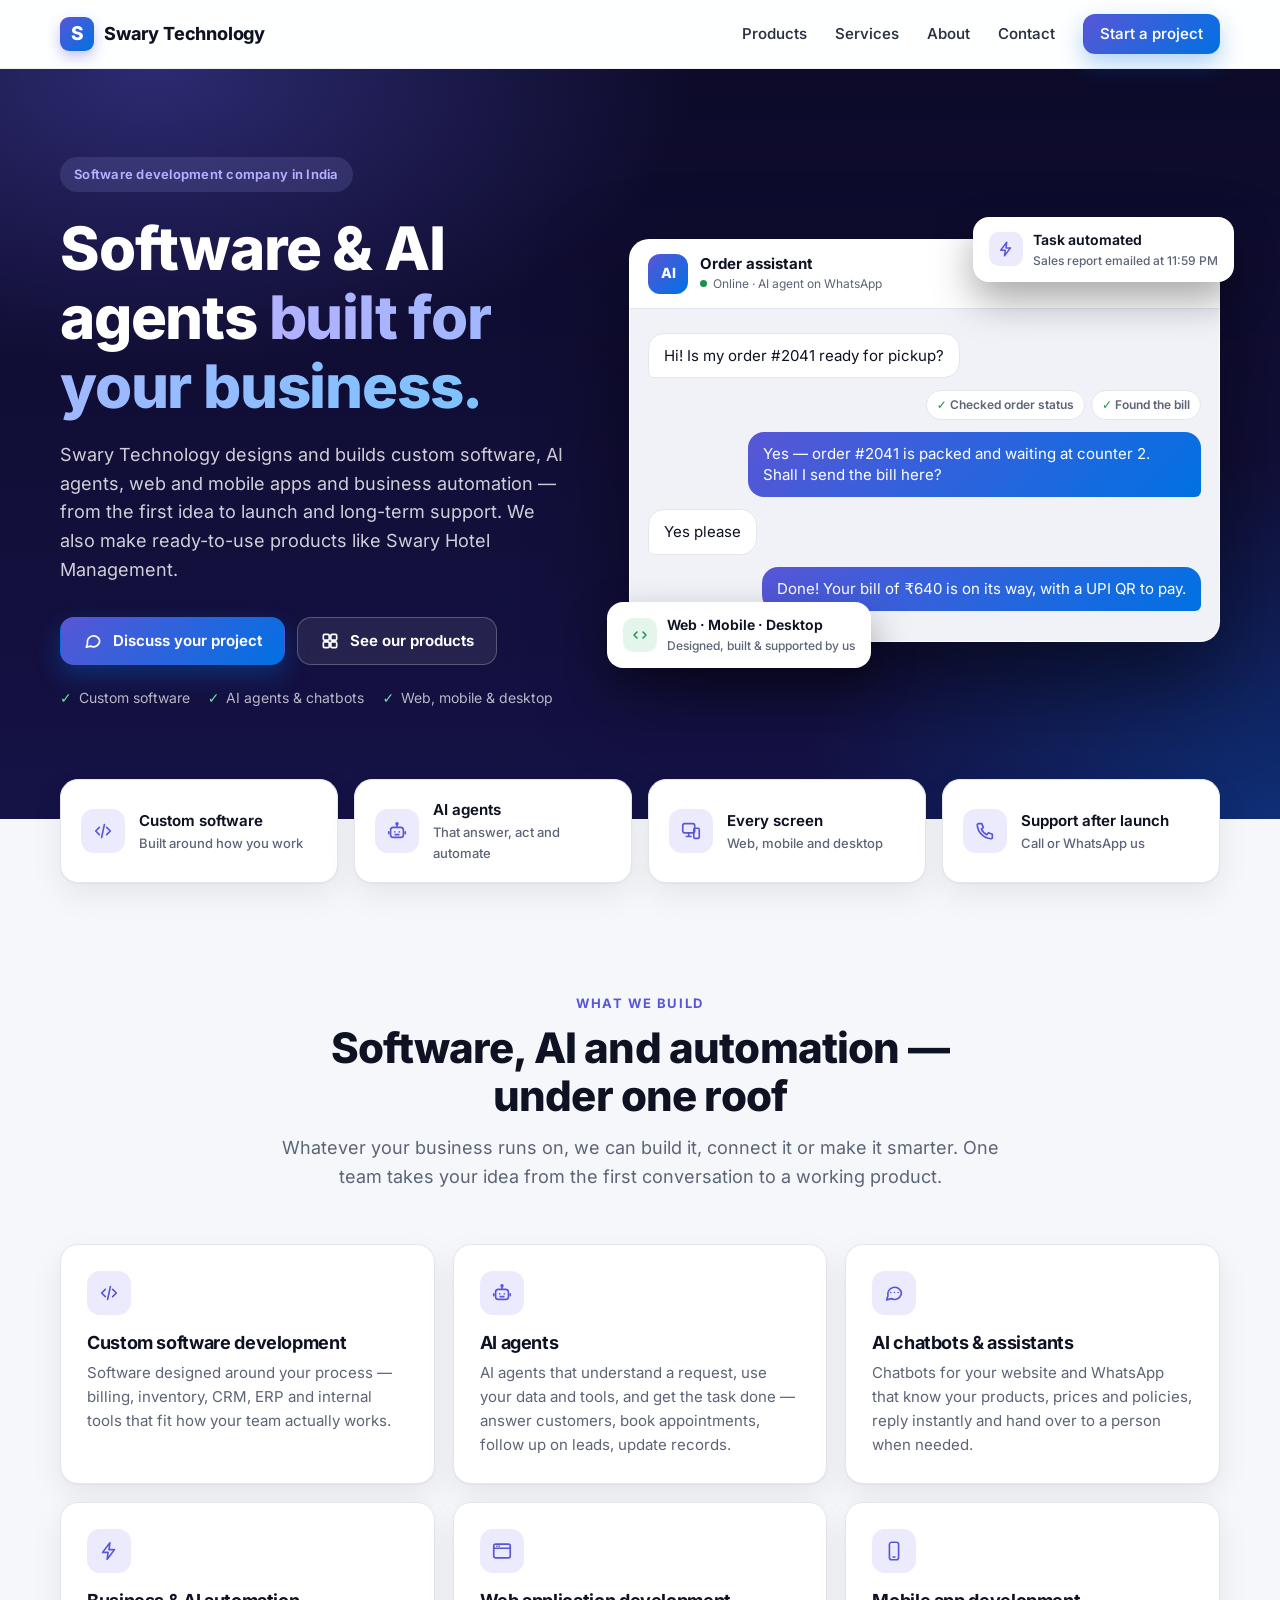
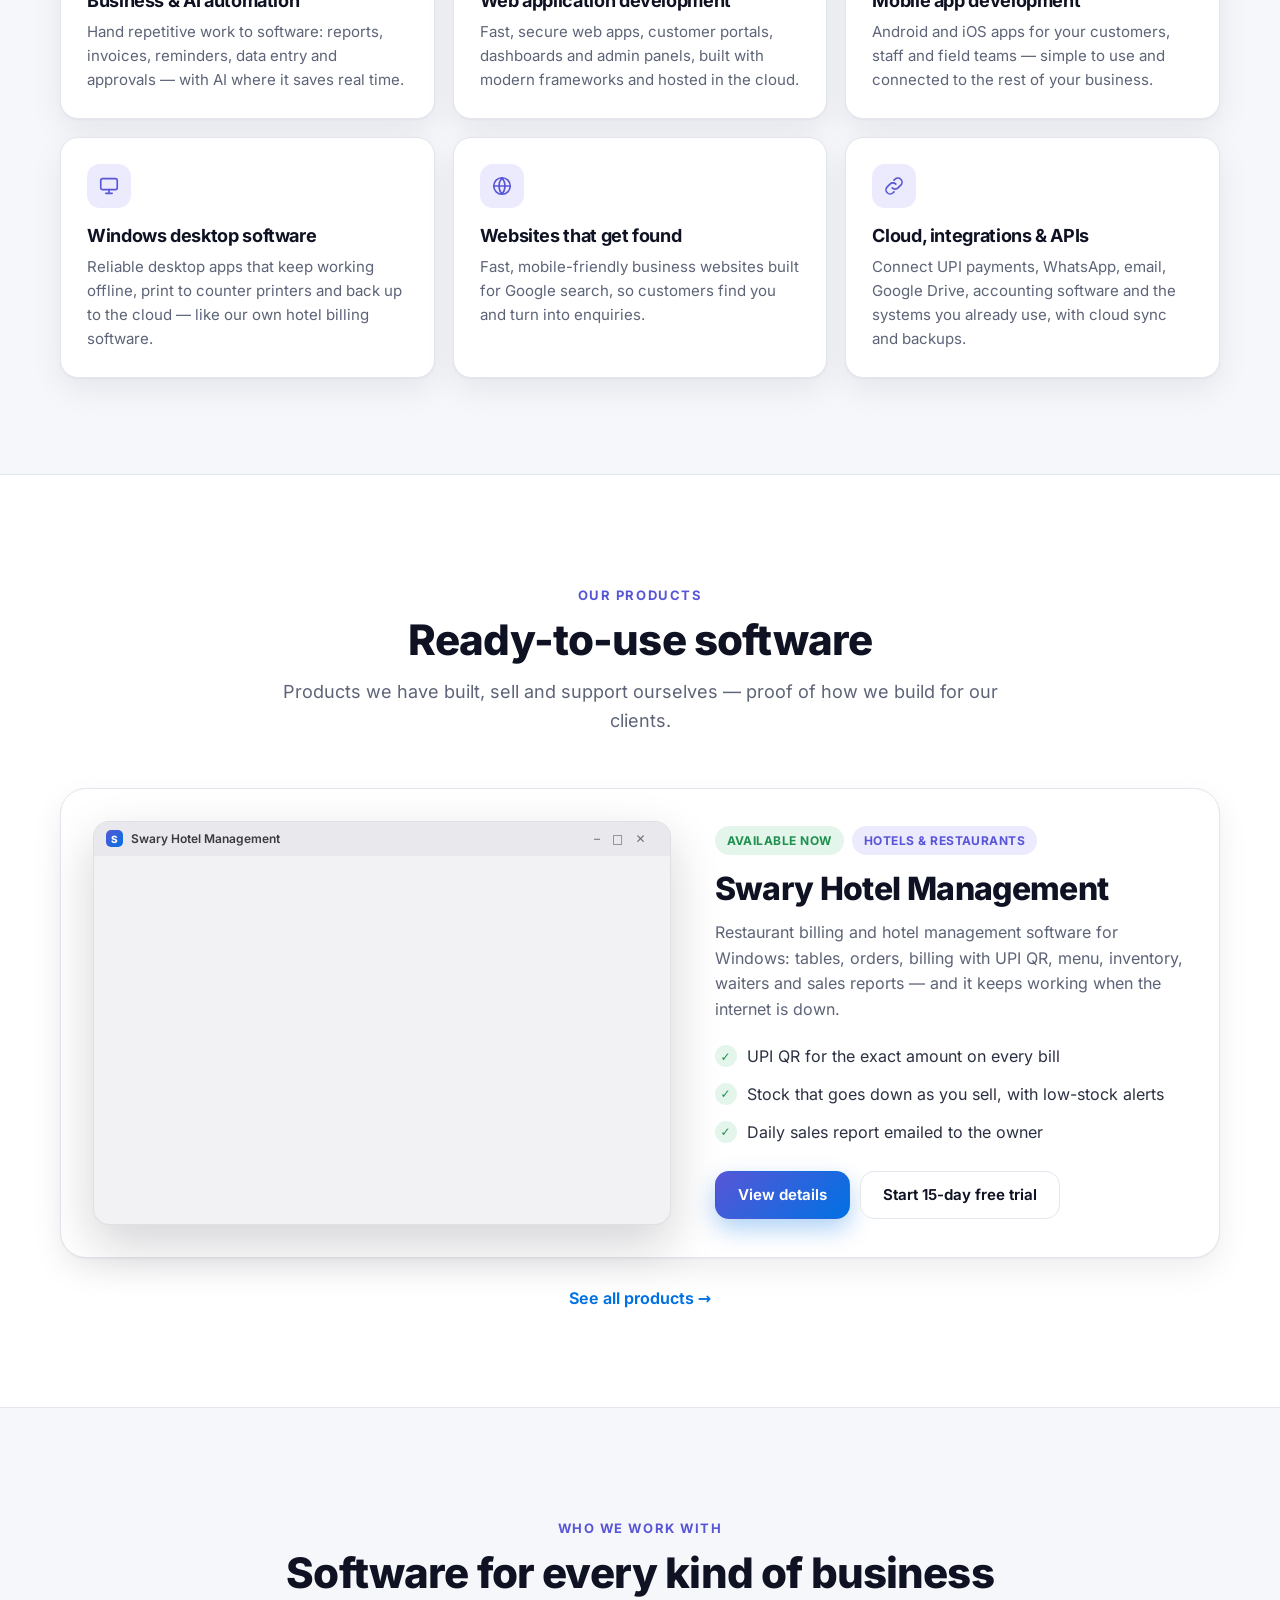
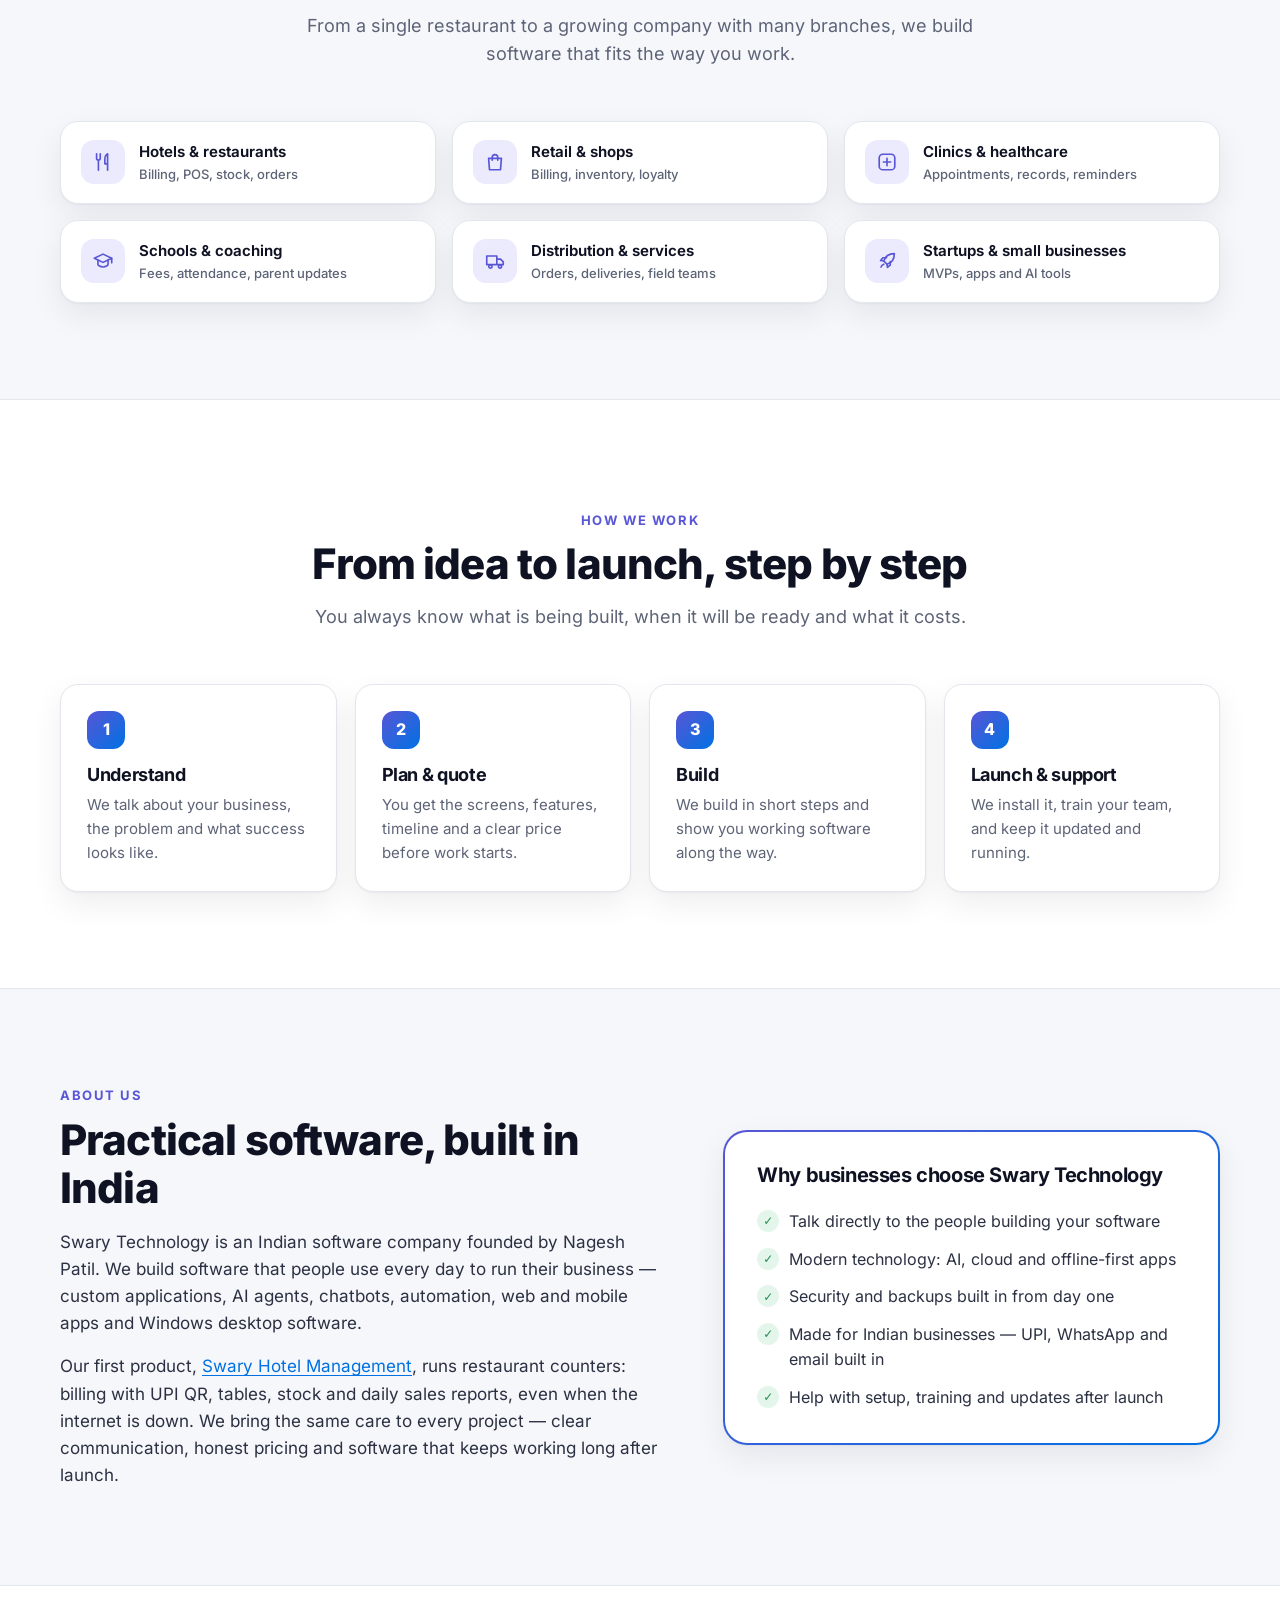
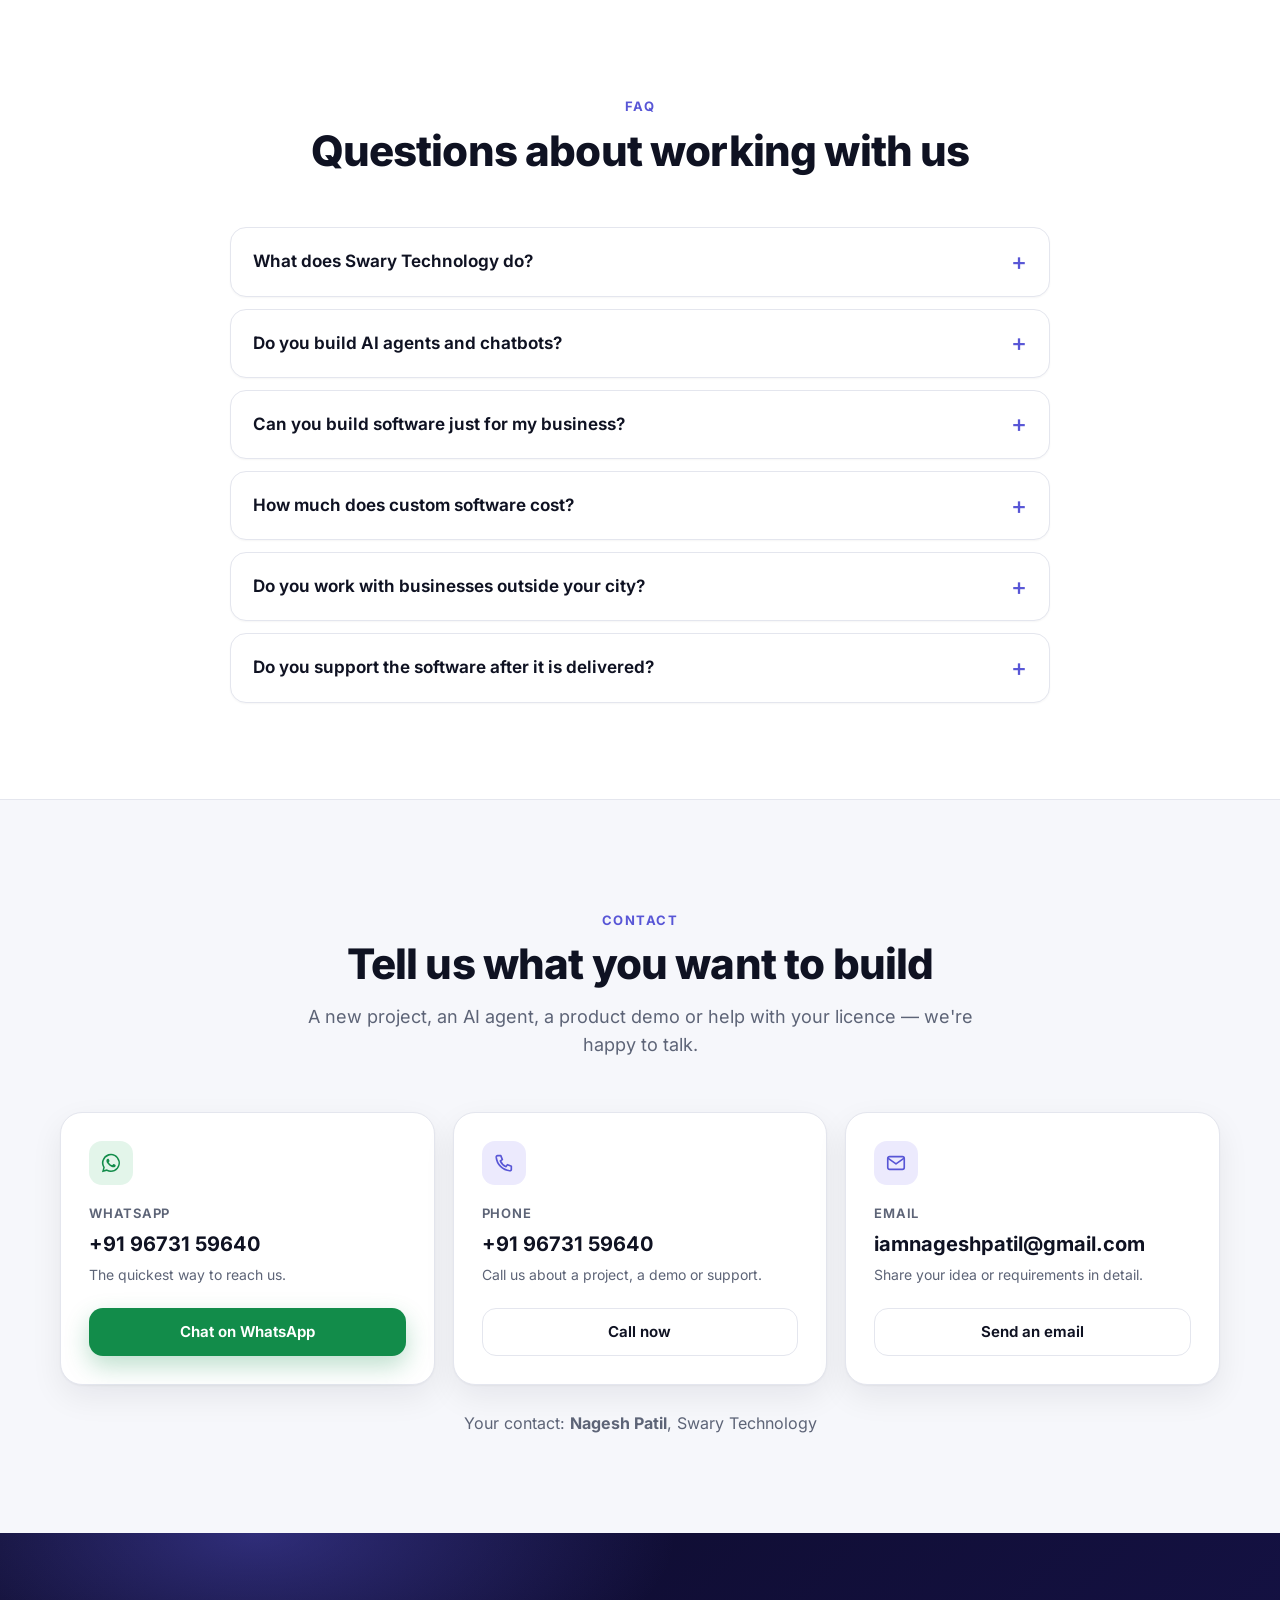
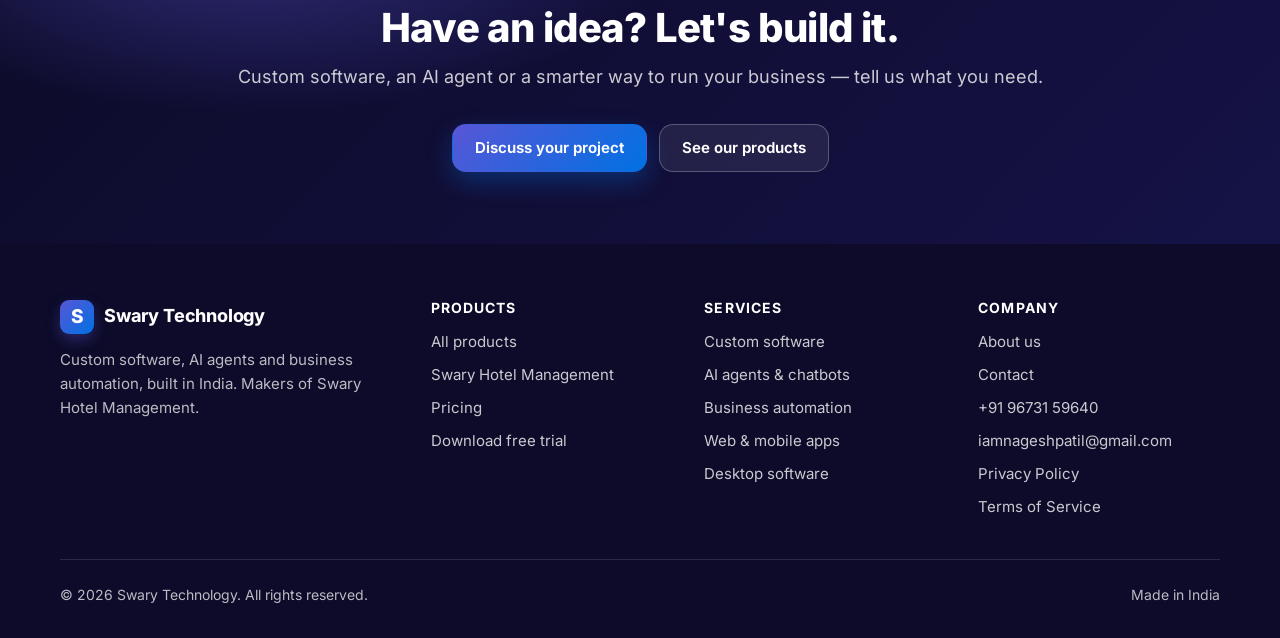
<file: index.html>
<!doctype html>
<html lang="en-IN">
<head>
  <meta charset="utf-8">
  <meta name="viewport" content="width=device-width, initial-scale=1">
  <title>Swary Technology — Custom Software, AI Agents &amp; Automation Company in India</title>
  <meta name="description" content="Swary Technology builds custom software, AI agents, chatbots, web and mobile apps, Windows desktop software and business automation for businesses in India. Makers of Swary Hotel Management.">
  <meta name="keywords" content="software company in India, custom software development, AI agents, AI agent development, AI chatbot development, WhatsApp chatbot, business automation, AI automation, web application development, mobile app development, Windows desktop software, billing software, hotel management software, restaurant billing software, Swary Technology">
  <link rel="canonical" href="https://swary.in/">
  <meta name="theme-color" content="#0d0b29">
  <meta name="referrer" content="strict-origin-when-cross-origin">
  <meta http-equiv="Content-Security-Policy" content="default-src 'self'; script-src 'self'; style-src 'self'; img-src 'self' data:; font-src 'self'; connect-src https://api.github.com; base-uri 'self'; form-action 'none'; object-src 'none'">

  <meta property="og:type" content="website">
  <meta property="og:site_name" content="Swary Technology">
  <meta property="og:url" content="https://swary.in/">
  <meta property="og:title" content="Swary Technology — Custom software, AI agents &amp; automation">
  <meta property="og:description" content="We design and build custom software, AI agents, web and mobile apps and business automation. Makers of Swary Hotel Management.">
  <meta property="og:image" content="https://swary.in/assets/img/og-image.jpg">
  <meta property="og:image:width" content="1200">
  <meta property="og:image:height" content="630">
  <meta property="og:image:alt" content="Swary Hotel Management, software built by Swary Technology">
  <meta property="og:locale" content="en_IN">
  <meta name="twitter:card" content="summary_large_image">
  <meta name="twitter:title" content="Swary Technology — Custom software, AI agents &amp; automation">
  <meta name="twitter:description" content="Custom software, AI agents, web and mobile apps and business automation, built in India.">
  <meta name="twitter:image" content="https://swary.in/assets/img/og-image.jpg">

  <link rel="icon" href="/favicon.ico" sizes="16x16 32x32 48x48">
  <link rel="icon" href="/assets/img/icon-192.png" sizes="192x192" type="image/png">
  <link rel="apple-touch-icon" href="/assets/img/apple-touch-icon.png">
  <link rel="manifest" href="/site.webmanifest">
  <link rel="preload" href="/assets/fonts/inter-latin-wght-normal.woff2" as="font" type="font/woff2" crossorigin>
  <link rel="stylesheet" href="/assets/css/site.css">
  <script src="/assets/js/site.js" defer></script>

  <script type="application/ld+json">
  {
    "@context": "https://schema.org",
    "@graph": [
      {
        "@type": "Organization",
        "@id": "https://swary.in/#organization",
        "name": "Swary Technology",
        "url": "https://swary.in/",
        "logo": "https://swary.in/assets/img/icon-512.png",
        "description": "Software company in India that builds custom software, AI agents, chatbots, web and mobile apps, Windows desktop software and business automation.",
        "founder": { "@type": "Person", "name": "Nagesh Patil" },
        "email": "iamnageshpatil@gmail.com",
        "telephone": "+91-96731-59640",
        "areaServed": "IN",
        "address": { "@type": "PostalAddress", "addressCountry": "IN" },
        "knowsAbout": [
          "Custom software development",
          "AI agents",
          "AI chatbots",
          "Business process automation",
          "Web application development",
          "Mobile app development",
          "Windows desktop software",
          "Hotel and restaurant billing software"
        ],
        "contactPoint": {
          "@type": "ContactPoint",
          "contactType": "sales",
          "telephone": "+91-96731-59640",
          "email": "iamnageshpatil@gmail.com",
          "areaServed": "IN"
        },
        "hasOfferCatalog": {
          "@type": "OfferCatalog",
          "name": "Software development services",
          "itemListElement": [
            { "@type": "Offer", "itemOffered": { "@type": "Service", "name": "Custom software development" } },
            { "@type": "Offer", "itemOffered": { "@type": "Service", "name": "AI agent development" } },
            { "@type": "Offer", "itemOffered": { "@type": "Service", "name": "AI chatbot development" } },
            { "@type": "Offer", "itemOffered": { "@type": "Service", "name": "Business automation" } },
            { "@type": "Offer", "itemOffered": { "@type": "Service", "name": "Web application development" } },
            { "@type": "Offer", "itemOffered": { "@type": "Service", "name": "Mobile app development" } },
            { "@type": "Offer", "itemOffered": { "@type": "Service", "name": "Windows desktop software development" } },
            { "@type": "Offer", "itemOffered": { "@type": "Service", "name": "Website design and development" } },
            { "@type": "Offer", "itemOffered": { "@type": "Service", "name": "Cloud integration and APIs" } }
          ]
        }
      },
      {
        "@type": "WebSite",
        "@id": "https://swary.in/#website",
        "url": "https://swary.in/",
        "name": "Swary Technology",
        "alternateName": ["Swary", "swary.in"],
        "inLanguage": "en-IN",
        "publisher": { "@id": "https://swary.in/#organization" }
      }
    ]
  }
  </script>
</head>
<body>
  <a class="skip-link" href="#main">Skip to content</a>

  <header class="site-header">
    <div class="container header-row">
      <a class="brand" href="/" aria-label="Swary Technology home">
        <span class="brand-mark" aria-hidden="true">S</span>
        Swary Technology
      </a>
      <button class="nav-toggle" type="button" aria-expanded="false" aria-controls="site-nav" aria-label="Open menu">
        <svg viewBox="0 0 24 24" fill="none" stroke="currentColor" stroke-width="2" stroke-linecap="round" aria-hidden="true"><path d="M4 7h16M4 12h16M4 17h16"/></svg>
      </button>
      <nav class="site-nav" id="site-nav" aria-label="Main">
        <a href="/products/">Products</a>
        <a href="#services">Services</a>
        <a href="#about">About</a>
        <a href="#contact">Contact</a>
        <a class="btn btn-primary btn-small" href="#contact">Start a project</a>
      </nav>
    </div>
  </header>

  <main id="main">
    <!-- Hero -->
    <section class="hero" aria-labelledby="hero-title">
      <div class="container hero-grid">
        <div>
          <span class="eyebrow">Software development company in India</span>
          <h1 id="hero-title">Software &amp; AI agents <span class="gradient-text">built for your business.</span></h1>
          <p class="hero-lead">
            Swary Technology designs and builds custom software, AI agents, web and mobile apps and business
            automation — from the first idea to launch and long-term support. We also make ready-to-use
            products like Swary Hotel Management.
          </p>
          <div class="hero-actions">
            <a class="btn btn-primary" href="https://wa.me/919673159640?text=Hi%20Swary%20Technology%2C%20I%27d%20like%20to%20discuss%20a%20software%20project." target="_blank" rel="noopener">
              <svg viewBox="0 0 24 24" fill="none" stroke="currentColor" stroke-width="2" stroke-linecap="round" stroke-linejoin="round" aria-hidden="true"><path d="M20 11.5a7.5 7.5 0 0 1-11.1 6.6L4 19.5l1.4-4.4A7.5 7.5 0 1 1 20 11.5Z"/></svg>
              Discuss your project
            </a>
            <a class="btn btn-ghost" href="/products/">
              <svg viewBox="0 0 24 24" fill="none" stroke="currentColor" stroke-width="2" stroke-linecap="round" stroke-linejoin="round" aria-hidden="true"><rect x="4" y="4" width="7" height="7" rx="1.5"/><rect x="13" y="4" width="7" height="7" rx="1.5"/><rect x="4" y="13" width="7" height="7" rx="1.5"/><rect x="13" y="13" width="7" height="7" rx="1.5"/></svg>
              See our products
            </a>
          </div>
          <ul class="hero-meta">
            <li>Custom software</li>
            <li>AI agents &amp; chatbots</li>
            <li>Web, mobile &amp; desktop</li>
          </ul>
        </div>
        <div class="hero-visual">
          <div class="agent-window" role="img" aria-label="Example of an AI agent: a customer asks on WhatsApp whether their order is ready, and the agent checks the order and sends the bill with a UPI QR code">
            <div class="agent-bar" aria-hidden="true">
              <span class="agent-avatar">AI</span>
              <span><strong>Order assistant</strong><small class="agent-online">Online · AI agent on WhatsApp</small></span>
            </div>
            <div class="agent-chat" aria-hidden="true">
              <p class="msg msg-in">Hi! Is my order #2041 ready for pickup?</p>
              <div class="agent-steps"><span>Checked order status</span><span>Found the bill</span></div>
              <p class="msg msg-out">Yes — order #2041 is packed and waiting at counter 2. Shall I send the bill here?</p>
              <p class="msg msg-in">Yes please</p>
              <p class="msg msg-out">Done! Your bill of ₹640 is on its way, with a UPI QR to pay.</p>
            </div>
          </div>
          <div class="hero-badge badge-top" aria-hidden="true">
            <span class="dot dot-violet"><svg viewBox="0 0 24 24" fill="none" stroke="currentColor" stroke-width="2" stroke-linecap="round" stroke-linejoin="round"><path d="M13 3 5 13.5h6L10 21l8-10.5h-6L13 3Z"/></svg></span>
            <span>Task automated<small>Sales report emailed at 11:59 PM</small></span>
          </div>
          <div class="hero-badge badge-bottom" aria-hidden="true">
            <span class="dot dot-green"><svg viewBox="0 0 24 24" fill="none" stroke="currentColor" stroke-width="2" stroke-linecap="round" stroke-linejoin="round"><path d="m8 8-4 4 4 4M16 8l4 4-4 4"/></svg></span>
            <span>Web · Mobile · Desktop<small>Designed, built &amp; supported by us</small></span>
          </div>
        </div>
      </div>
    </section>

    <!-- Highlights -->
    <div class="container">
      <div class="highlights">
        <div class="highlight">
          <span class="icon"><svg viewBox="0 0 24 24" fill="none" stroke="currentColor" stroke-width="1.8" stroke-linecap="round" stroke-linejoin="round" aria-hidden="true"><path d="m8 8-4 4 4 4M16 8l4 4-4 4M13.5 5l-3 14"/></svg></span>
          <span>Custom software<small>Built around how you work</small></span>
        </div>
        <div class="highlight">
          <span class="icon"><svg viewBox="0 0 24 24" fill="none" stroke="currentColor" stroke-width="1.8" stroke-linecap="round" stroke-linejoin="round" aria-hidden="true"><rect x="5" y="8" width="14" height="11" rx="3"/><path d="M12 5v3M9.5 13h.01M14.5 13h.01M10 16h4M3 13v2M21 13v2"/><circle cx="12" cy="4" r="1"/></svg></span>
          <span>AI agents<small>That answer, act and automate</small></span>
        </div>
        <div class="highlight">
          <span class="icon"><svg viewBox="0 0 24 24" fill="none" stroke="currentColor" stroke-width="1.8" stroke-linecap="round" stroke-linejoin="round" aria-hidden="true"><rect x="3" y="4" width="13" height="10" rx="2"/><path d="M7 18h5M9.5 14v4"/><rect x="15" y="9" width="6" height="11" rx="1.5"/></svg></span>
          <span>Every screen<small>Web, mobile and desktop</small></span>
        </div>
        <div class="highlight">
          <span class="icon"><svg viewBox="0 0 24 24" fill="none" stroke="currentColor" stroke-width="1.8" stroke-linecap="round" stroke-linejoin="round" aria-hidden="true"><path d="M5 4h3.5l1.7 4.3-2.2 1.4a11 11 0 0 0 6.3 6.3l1.4-2.2L20 15.5V19a1.5 1.5 0 0 1-1.6 1.5A16.5 16.5 0 0 1 3.5 5.6 1.5 1.5 0 0 1 5 4Z"/></svg></span>
          <span>Support after launch<small>Call or WhatsApp us</small></span>
        </div>
      </div>
    </div>

    <!-- Services -->
    <section class="section" id="services" aria-labelledby="services-title">
      <div class="container">
        <div class="section-head">
          <p class="kicker">What we build</p>
          <h2 id="services-title">Software, AI and automation — under one roof</h2>
          <p>Whatever your business runs on, we can build it, connect it or make it smarter. One team takes your idea from the first conversation to a working product.</p>
        </div>
        <div class="feature-grid">
          <article class="feature" id="custom-software">
            <span class="icon"><svg viewBox="0 0 24 24" fill="none" stroke="currentColor" stroke-width="1.8" stroke-linecap="round" stroke-linejoin="round" aria-hidden="true"><path d="m8 8-4 4 4 4M16 8l4 4-4 4M13.5 5l-3 14"/></svg></span>
            <h3>Custom software development</h3>
            <p>Software designed around your process — billing, inventory, CRM, ERP and internal tools that fit how your team actually works.</p>
          </article>
          <article class="feature" id="ai-agents">
            <span class="icon"><svg viewBox="0 0 24 24" fill="none" stroke="currentColor" stroke-width="1.8" stroke-linecap="round" stroke-linejoin="round" aria-hidden="true"><rect x="5" y="8" width="14" height="11" rx="3"/><path d="M12 5v3M9.5 13h.01M14.5 13h.01M10 16h4M3 13v2M21 13v2"/><circle cx="12" cy="4" r="1"/></svg></span>
            <h3>AI agents</h3>
            <p>AI agents that understand a request, use your data and tools, and get the task done — answer customers, book appointments, follow up on leads, update records.</p>
          </article>
          <article class="feature" id="ai-chatbots">
            <span class="icon"><svg viewBox="0 0 24 24" fill="none" stroke="currentColor" stroke-width="1.8" stroke-linecap="round" stroke-linejoin="round" aria-hidden="true"><path d="M20 11.5a7.5 7.5 0 0 1-11.1 6.6L4 19.5l1.4-4.4A7.5 7.5 0 1 1 20 11.5Z"/><path d="M8.5 11.5h.01M12.5 11.5h.01M16.5 11.5h.01"/></svg></span>
            <h3>AI chatbots &amp; assistants</h3>
            <p>Chatbots for your website and WhatsApp that know your products, prices and policies, reply instantly and hand over to a person when needed.</p>
          </article>
          <article class="feature" id="automation">
            <span class="icon"><svg viewBox="0 0 24 24" fill="none" stroke="currentColor" stroke-width="1.8" stroke-linecap="round" stroke-linejoin="round" aria-hidden="true"><path d="M13 3 5 13.5h6L10 21l8-10.5h-6L13 3Z"/></svg></span>
            <h3>Business &amp; AI automation</h3>
            <p>Hand repetitive work to software: reports, invoices, reminders, data entry and approvals — with AI where it saves real time.</p>
          </article>
          <article class="feature" id="web-apps">
            <span class="icon"><svg viewBox="0 0 24 24" fill="none" stroke="currentColor" stroke-width="1.8" stroke-linecap="round" stroke-linejoin="round" aria-hidden="true"><rect x="3" y="4.5" width="18" height="15" rx="2"/><path d="M3 9h18M6.5 6.75h.01M9 6.75h.01"/></svg></span>
            <h3>Web application development</h3>
            <p>Fast, secure web apps, customer portals, dashboards and admin panels, built with modern frameworks and hosted in the cloud.</p>
          </article>
          <article class="feature" id="mobile-apps">
            <span class="icon"><svg viewBox="0 0 24 24" fill="none" stroke="currentColor" stroke-width="1.8" stroke-linecap="round" stroke-linejoin="round" aria-hidden="true"><rect x="7" y="2.5" width="10" height="19" rx="2.5"/><path d="M11 18.5h2"/></svg></span>
            <h3>Mobile app development</h3>
            <p>Android and iOS apps for your customers, staff and field teams — simple to use and connected to the rest of your business.</p>
          </article>
          <article class="feature" id="desktop-software">
            <span class="icon"><svg viewBox="0 0 24 24" fill="none" stroke="currentColor" stroke-width="1.8" stroke-linecap="round" stroke-linejoin="round" aria-hidden="true"><rect x="3" y="4" width="18" height="12" rx="2"/><path d="M8.5 20h7M12 16v4"/></svg></span>
            <h3>Windows desktop software</h3>
            <p>Reliable desktop apps that keep working offline, print to counter printers and back up to the cloud — like our own hotel billing software.</p>
          </article>
          <article class="feature" id="websites">
            <span class="icon"><svg viewBox="0 0 24 24" fill="none" stroke="currentColor" stroke-width="1.8" stroke-linecap="round" stroke-linejoin="round" aria-hidden="true"><circle cx="12" cy="12" r="9"/><path d="M3 12h18M12 3a14 14 0 0 1 0 18M12 3a14 14 0 0 0 0 18"/></svg></span>
            <h3>Websites that get found</h3>
            <p>Fast, mobile-friendly business websites built for Google search, so customers find you and turn into enquiries.</p>
          </article>
          <article class="feature" id="integrations">
            <span class="icon"><svg viewBox="0 0 24 24" fill="none" stroke="currentColor" stroke-width="1.8" stroke-linecap="round" stroke-linejoin="round" aria-hidden="true"><path d="M10 14a4.5 4.5 0 0 0 6.4 0l3-3a4.5 4.5 0 0 0-6.4-6.4l-1 1"/><path d="M14 10a4.5 4.5 0 0 0-6.4 0l-3 3a4.5 4.5 0 0 0 6.4 6.4l1-1"/></svg></span>
            <h3>Cloud, integrations &amp; APIs</h3>
            <p>Connect UPI payments, WhatsApp, email, Google Drive, accounting software and the systems you already use, with cloud sync and backups.</p>
          </article>
        </div>
      </div>
    </section>

    <!-- Products -->
    <section class="section section-alt" id="products" aria-labelledby="products-title">
      <div class="container">
        <div class="section-head">
          <p class="kicker">Our products</p>
          <h2 id="products-title">Ready-to-use software</h2>
          <p>Products we have built, sell and support ourselves — proof of how we build for our clients.</p>
        </div>
        <article class="product-card">
          <a class="product-media" href="/products/hotel-management/" tabindex="-1" aria-hidden="true">
            <figure class="shot">
              <div class="shot-bar">Swary Hotel Management<span class="controls">–□✕</span></div>
              <img src="/assets/img/dashboard-1600.webp" srcset="/assets/img/dashboard-800.webp 800w, /assets/img/dashboard-1600.webp 1600w" sizes="(max-width: 900px) 90vw, 600px" width="1600" height="1024" loading="lazy" decoding="async" alt="">
            </figure>
          </a>
          <div class="product-body">
            <div class="product-tags">
              <span class="tag tag-live">Available now</span>
              <span class="tag">Hotels &amp; restaurants</span>
            </div>
            <h3><a href="/products/hotel-management/">Swary Hotel Management</a></h3>
            <p class="summary">Restaurant billing and hotel management software for Windows: tables, orders, billing with UPI QR, menu, inventory, waiters and sales reports — and it keeps working when the internet is down.</p>
            <ul class="checks">
              <li>UPI QR for the exact amount on every bill</li>
              <li>Stock that goes down as you sell, with low-stock alerts</li>
              <li>Daily sales report emailed to the owner</li>
            </ul>
            <div class="product-actions">
              <a class="btn btn-primary" href="/products/hotel-management/">View details</a>
              <a class="btn btn-outline" href="/products/hotel-management/#download">Start 15-day free trial</a>
            </div>
          </div>
        </article>
        <p class="more-link"><a href="/products/">See all products <span aria-hidden="true">→</span></a></p>
      </div>
    </section>

    <!-- Industries -->
    <section class="section" id="industries" aria-labelledby="industries-title">
      <div class="container">
        <div class="section-head">
          <p class="kicker">Who we work with</p>
          <h2 id="industries-title">Software for every kind of business</h2>
          <p>From a single restaurant to a growing company with many branches, we build software that fits the way you work.</p>
        </div>
        <div class="tile-grid">
          <div class="highlight">
            <span class="icon"><svg viewBox="0 0 24 24" fill="none" stroke="currentColor" stroke-width="1.8" stroke-linecap="round" stroke-linejoin="round" aria-hidden="true"><path d="M5 3v5a2 2 0 0 0 4 0V3M7 10v11M17 21V3c-2 1.2-3 3.5-3 6.5V14h3"/></svg></span>
            <span>Hotels &amp; restaurants<small>Billing, POS, stock, orders</small></span>
          </div>
          <div class="highlight">
            <span class="icon"><svg viewBox="0 0 24 24" fill="none" stroke="currentColor" stroke-width="1.8" stroke-linecap="round" stroke-linejoin="round" aria-hidden="true"><path d="M5 8h14l-1 12.5H6L5 8Z"/><path d="M9 10V7a3 3 0 0 1 6 0v3"/></svg></span>
            <span>Retail &amp; shops<small>Billing, inventory, loyalty</small></span>
          </div>
          <div class="highlight">
            <span class="icon"><svg viewBox="0 0 24 24" fill="none" stroke="currentColor" stroke-width="1.8" stroke-linecap="round" stroke-linejoin="round" aria-hidden="true"><rect x="3.5" y="3.5" width="17" height="17" rx="4"/><path d="M12 8v8M8 12h8"/></svg></span>
            <span>Clinics &amp; healthcare<small>Appointments, records, reminders</small></span>
          </div>
          <div class="highlight">
            <span class="icon"><svg viewBox="0 0 24 24" fill="none" stroke="currentColor" stroke-width="1.8" stroke-linecap="round" stroke-linejoin="round" aria-hidden="true"><path d="m2.5 9 9.5-4.5L21.5 9 12 13.5 2.5 9Z"/><path d="M6.5 11v4.5c0 1.4 2.5 3 5.5 3s5.5-1.6 5.5-3V11M21.5 9v5"/></svg></span>
            <span>Schools &amp; coaching<small>Fees, attendance, parent updates</small></span>
          </div>
          <div class="highlight">
            <span class="icon"><svg viewBox="0 0 24 24" fill="none" stroke="currentColor" stroke-width="1.8" stroke-linecap="round" stroke-linejoin="round" aria-hidden="true"><path d="M3 6.5h11V16H3zM14 10h4l3 3v3h-7"/><circle cx="7" cy="18" r="1.8"/><circle cx="17.5" cy="18" r="1.8"/></svg></span>
            <span>Distribution &amp; services<small>Orders, deliveries, field teams</small></span>
          </div>
          <div class="highlight">
            <span class="icon"><svg viewBox="0 0 24 24" fill="none" stroke="currentColor" stroke-width="1.8" stroke-linecap="round" stroke-linejoin="round" aria-hidden="true"><path d="M12 15.5 8.5 12C10 7 13.5 4 20 4c0 6.5-3 10-8 11.5Z"/><path d="M8.5 12 5 11.5 7.5 8.5h4M12 15.5l.5 3.5 3-2.5v-4M5.5 18.5c.5-1.5 1.5-2.5 3-3"/></svg></span>
            <span>Startups &amp; small businesses<small>MVPs, apps and AI tools</small></span>
          </div>
        </div>
      </div>
    </section>

    <!-- Process -->
    <section class="section section-alt" id="process" aria-labelledby="process-title">
      <div class="container">
        <div class="section-head">
          <p class="kicker">How we work</p>
          <h2 id="process-title">From idea to launch, step by step</h2>
          <p>You always know what is being built, when it will be ready and what it costs.</p>
        </div>
        <div class="steps">
          <div class="step">
            <h3>Understand</h3>
            <p>We talk about your business, the problem and what success looks like.</p>
          </div>
          <div class="step">
            <h3>Plan &amp; quote</h3>
            <p>You get the screens, features, timeline and a clear price before work starts.</p>
          </div>
          <div class="step">
            <h3>Build</h3>
            <p>We build in short steps and show you working software along the way.</p>
          </div>
          <div class="step">
            <h3>Launch &amp; support</h3>
            <p>We install it, train your team, and keep it updated and running.</p>
          </div>
        </div>
      </div>
    </section>

    <!-- About -->
    <section class="section" id="about" aria-labelledby="about-title">
      <div class="container about-grid">
        <div class="about-text">
          <p class="kicker">About us</p>
          <h2 id="about-title">Practical software, built in India</h2>
          <p>
            Swary Technology is an Indian software company founded by Nagesh Patil. We build software that people
            use every day to run their business — custom applications, AI agents, chatbots, automation,
            web and mobile apps and Windows desktop software.
          </p>
          <p>
            Our first product, <a href="/products/hotel-management/">Swary Hotel Management</a>, runs restaurant
            counters: billing with UPI QR, tables, stock and daily sales reports, even when the internet is down.
            We bring the same care to every project — clear communication, honest pricing and software that
            keeps working long after launch.
          </p>
        </div>
        <aside class="about-card" aria-labelledby="why-title">
          <h3 id="why-title">Why businesses choose Swary Technology</h3>
          <ul class="checks">
            <li>Talk directly to the people building your software</li>
            <li>Modern technology: AI, cloud and offline-first apps</li>
            <li>Security and backups built in from day one</li>
            <li>Made for Indian businesses — UPI, WhatsApp and email built in</li>
            <li>Help with setup, training and updates after launch</li>
          </ul>
        </aside>
      </div>
    </section>

    <!-- FAQ -->
    <section class="section section-alt" id="questions" aria-labelledby="questions-title">
      <div class="container">
        <div class="section-head">
          <p class="kicker">FAQ</p>
          <h2 id="questions-title">Questions about working with us</h2>
        </div>
        <div class="faq">
          <details>
            <summary>What does Swary Technology do?</summary>
            <p>We are a software development company. We build custom software, AI agents and chatbots, business automation, web applications, mobile apps and Windows desktop software, and we make our own products such as Swary Hotel Management.</p>
          </details>
          <details>
            <summary>Do you build AI agents and chatbots?</summary>
            <p>Yes. We build AI agents that answer customers, take bookings, follow up on leads and update your records, and chatbots for your website and WhatsApp that know your products and policies. They connect to the software you already use.</p>
          </details>
          <details>
            <summary>Can you build software just for my business?</summary>
            <p>Yes — that is what custom software development is. Tell us how your business works today and what slows you down, and we will suggest what to build, from a small tool to a complete system.</p>
          </details>
          <details>
            <summary>How much does custom software cost?</summary>
            <p>It depends on what the software needs to do. After we understand your requirements we share a clear quote and timeline before any work starts. Message us on WhatsApp or call +91 96731 59640 to talk about your project.</p>
          </details>
          <details>
            <summary>Do you work with businesses outside your city?</summary>
            <p>Yes. We work with businesses across India over phone, WhatsApp and video calls, and our software is installed and supported remotely.</p>
          </details>
          <details>
            <summary>Do you support the software after it is delivered?</summary>
            <p>Yes. We help you install it, train your team, fix problems and add new features as your business grows.</p>
          </details>
        </div>
      </div>
    </section>

    <!-- Contact -->
    <section class="section" id="contact" aria-labelledby="contact-title">
      <div class="container">
        <div class="section-head">
          <p class="kicker">Contact</p>
          <h2 id="contact-title">Tell us what you want to build</h2>
          <p>A new project, an AI agent, a product demo or help with your licence — we're happy to talk.</p>
        </div>
        <div class="contact-grid">
          <div class="contact-card">
            <span class="icon icon-wa"><svg viewBox="0 0 24 24" fill="currentColor" aria-hidden="true"><path d="M12.04 2a9.9 9.9 0 0 0-8.5 15l-1.4 5.1 5.24-1.37A9.9 9.9 0 1 0 12.04 2Zm0 18.1a8.2 8.2 0 0 1-4.18-1.14l-.3-.18-3.11.82.83-3.03-.2-.31a8.2 8.2 0 1 1 6.96 3.84Zm4.5-6.14c-.25-.12-1.46-.72-1.69-.8-.23-.09-.39-.13-.56.12-.16.25-.64.8-.79.97-.14.16-.29.18-.54.06a6.7 6.7 0 0 1-1.98-1.22 7.4 7.4 0 0 1-1.37-1.7c-.14-.25 0-.38.11-.5.11-.11.25-.29.37-.43.13-.15.17-.25.25-.42.08-.16.04-.31-.02-.43-.06-.12-.56-1.35-.77-1.85-.2-.48-.4-.42-.56-.43h-.48a.92.92 0 0 0-.66.31 2.8 2.8 0 0 0-.87 2.08 4.85 4.85 0 0 0 1.02 2.58 11.1 11.1 0 0 0 4.25 3.76c.6.26 1.06.41 1.42.52.6.19 1.14.16 1.57.1.48-.07 1.46-.6 1.67-1.18.2-.58.2-1.07.14-1.18-.06-.1-.22-.16-.47-.29Z"/></svg></span>
            <p class="label">WhatsApp</p>
            <p class="value">+91 96731 59640</p>
            <p class="note">The quickest way to reach us.</p>
            <a class="btn btn-whatsapp" href="https://wa.me/919673159640?text=Hi%20Swary%20Technology%2C%20I%27d%20like%20to%20discuss%20a%20software%20project." target="_blank" rel="noopener">Chat on WhatsApp</a>
          </div>
          <div class="contact-card">
            <span class="icon"><svg viewBox="0 0 24 24" fill="none" stroke="currentColor" stroke-width="1.8" stroke-linecap="round" stroke-linejoin="round" aria-hidden="true"><path d="M5 4h3.5l1.7 4.3-2.2 1.4a11 11 0 0 0 6.3 6.3l1.4-2.2L20 15.5V19a1.5 1.5 0 0 1-1.6 1.5A16.5 16.5 0 0 1 3.5 5.6 1.5 1.5 0 0 1 5 4Z"/></svg></span>
            <p class="label">Phone</p>
            <p class="value">+91 96731 59640</p>
            <p class="note">Call us about a project, a demo or support.</p>
            <a class="btn btn-outline" href="tel:+919673159640">Call now</a>
          </div>
          <div class="contact-card">
            <span class="icon"><svg viewBox="0 0 24 24" fill="none" stroke="currentColor" stroke-width="1.8" stroke-linecap="round" stroke-linejoin="round" aria-hidden="true"><rect x="3" y="5" width="18" height="14" rx="2"/><path d="m3.5 7 8.5 6 8.5-6"/></svg></span>
            <p class="label">Email</p>
            <p class="value">iamnageshpatil@gmail.com</p>
            <p class="note">Share your idea or requirements in detail.</p>
            <a class="btn btn-outline" href="mailto:iamnageshpatil@gmail.com?subject=Software%20project%20enquiry">Send an email</a>
          </div>
        </div>
        <p class="contact-person">Your contact: <strong>Nagesh Patil</strong>, Swary Technology</p>
      </div>
    </section>

    <!-- Call to action -->
    <section class="cta-band" aria-labelledby="cta-title">
      <div class="container">
        <h2 id="cta-title">Have an idea? Let's build it.</h2>
        <p>Custom software, an AI agent or a smarter way to run your business — tell us what you need.</p>
        <div class="hero-actions">
          <a class="btn btn-primary" href="https://wa.me/919673159640?text=Hi%20Swary%20Technology%2C%20I%27d%20like%20to%20discuss%20a%20software%20project." target="_blank" rel="noopener">Discuss your project</a>
          <a class="btn btn-ghost" href="/products/">See our products</a>
        </div>
      </div>
    </section>
  </main>

  <footer class="site-footer">
    <div class="container">
      <div class="footer-grid">
        <div>
          <a class="brand" href="/"><span class="brand-mark" aria-hidden="true">S</span>Swary Technology</a>
          <p class="footer-about">Custom software, AI agents and business automation, built in India. Makers of Swary Hotel Management.</p>
        </div>
        <div>
          <h2>Products</h2>
          <ul>
            <li><a href="/products/">All products</a></li>
            <li><a href="/products/hotel-management/">Swary Hotel Management</a></li>
            <li><a href="/products/hotel-management/#pricing">Pricing</a></li>
            <li><a href="/products/hotel-management/#download">Download free trial</a></li>
          </ul>
        </div>
        <div>
          <h2>Services</h2>
          <ul>
            <li><a href="/#custom-software">Custom software</a></li>
            <li><a href="/#ai-agents">AI agents &amp; chatbots</a></li>
            <li><a href="/#automation">Business automation</a></li>
            <li><a href="/#web-apps">Web &amp; mobile apps</a></li>
            <li><a href="/#desktop-software">Desktop software</a></li>
          </ul>
        </div>
        <div>
          <h2>Company</h2>
          <ul>
            <li><a href="/#about">About us</a></li>
            <li><a href="/#contact">Contact</a></li>
            <li><a href="tel:+919673159640">+91 96731 59640</a></li>
            <li><a href="mailto:iamnageshpatil@gmail.com">iamnageshpatil@gmail.com</a></li>
            <li><a href="/privacy-policy.html">Privacy Policy</a></li>
            <li><a href="/terms.html">Terms of Service</a></li>
          </ul>
        </div>
      </div>
      <div class="footer-bottom">
        <span>© <span data-year>2026</span> Swary Technology. All rights reserved.</span>
        <span>Made in India</span>
      </div>
    </div>
  </footer>
</body>
</html>
</file>
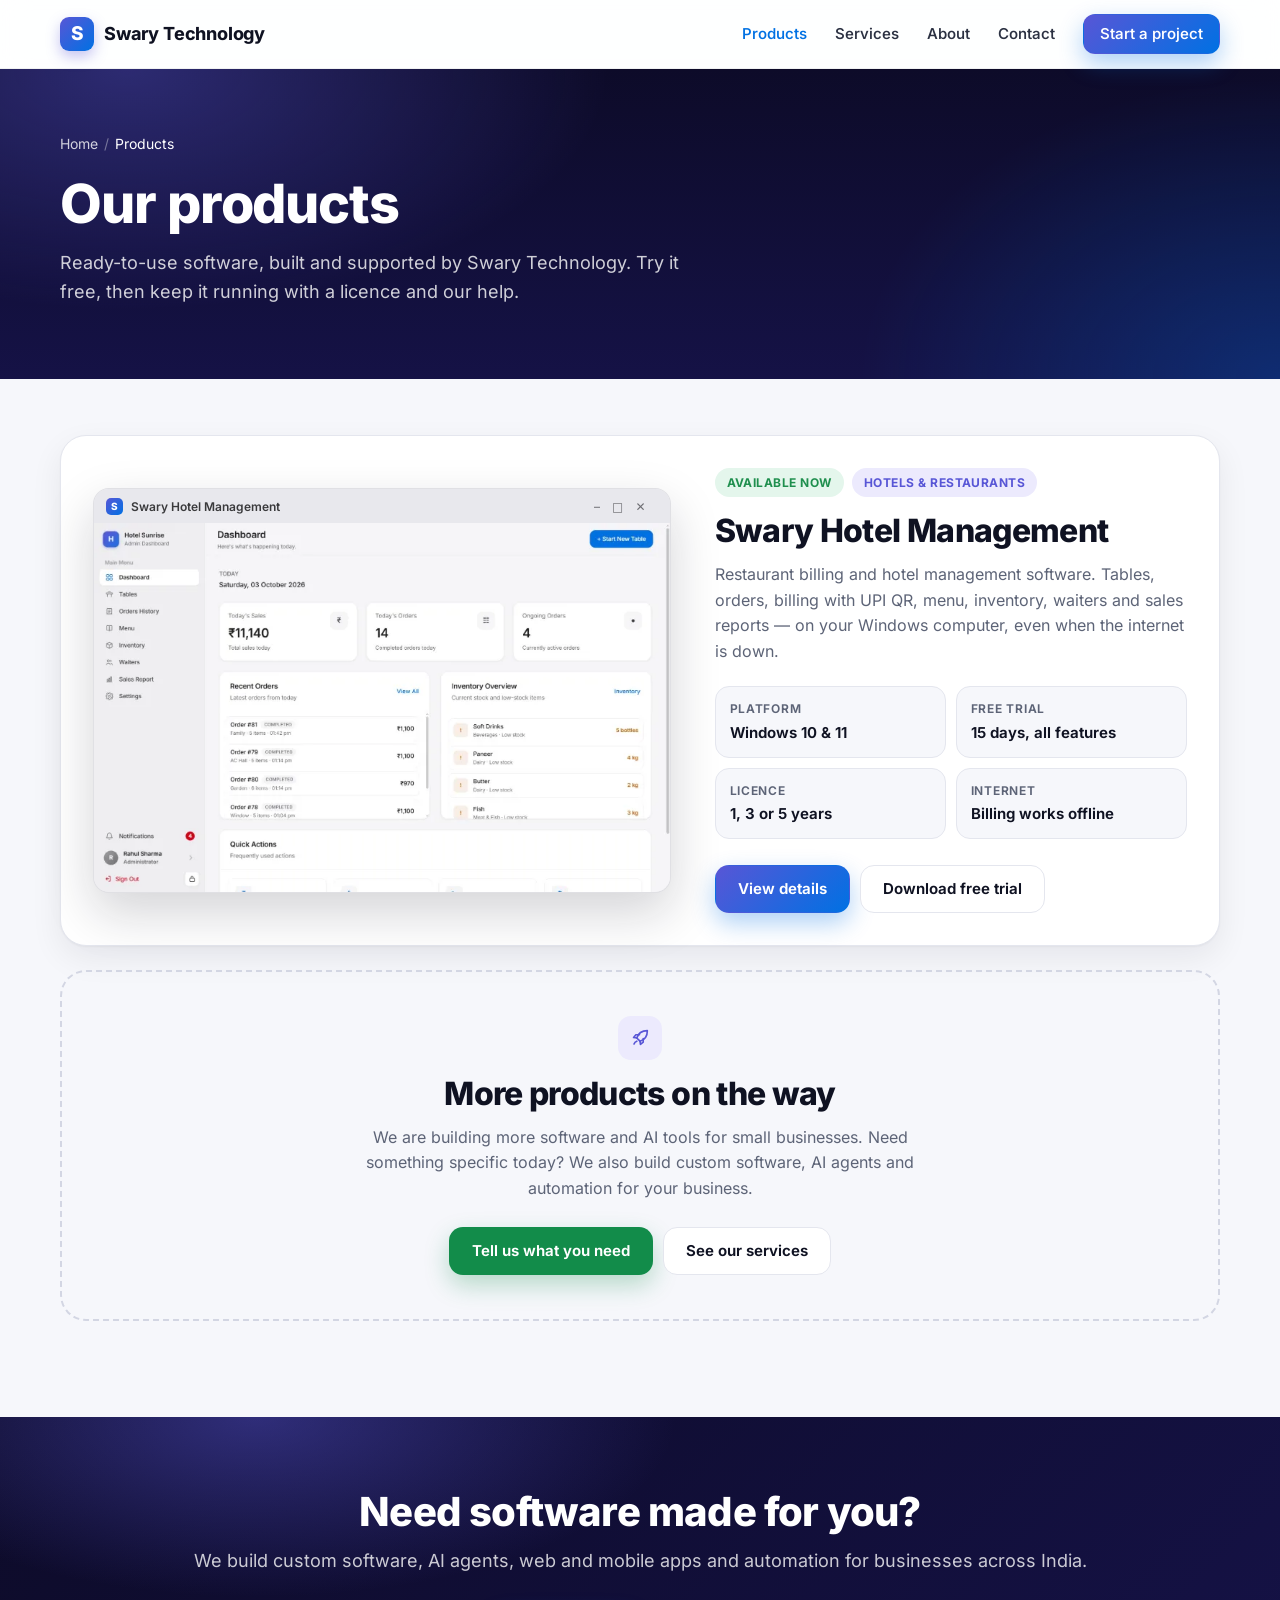
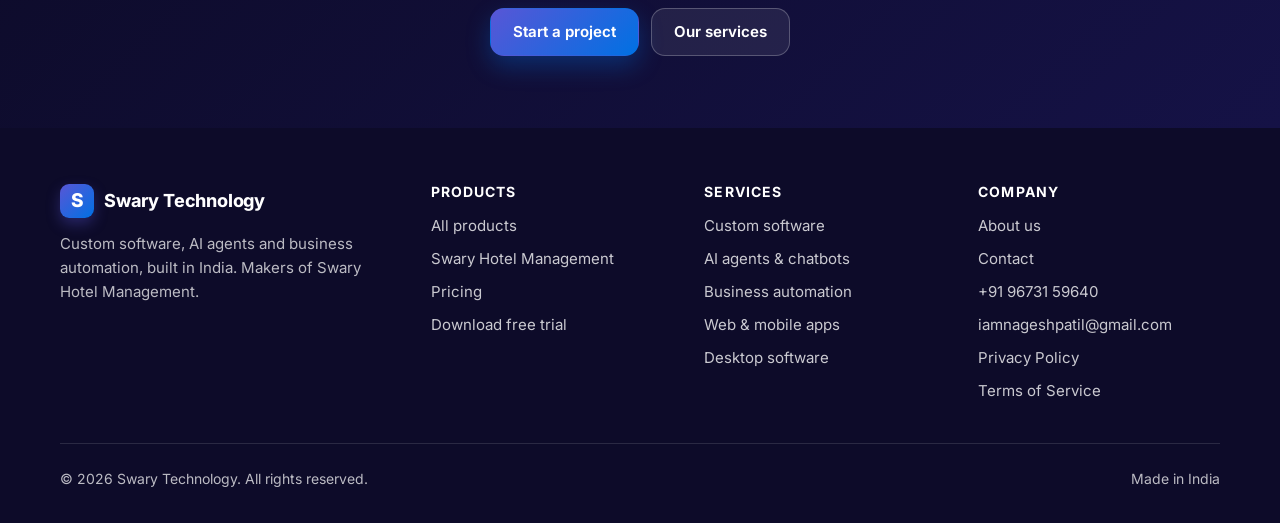
<file: products/index.html>
<!doctype html>
<html lang="en-IN">
<head>
  <meta charset="utf-8">
  <meta name="viewport" content="width=device-width, initial-scale=1">
  <title>Products — Business software by Swary Technology | Hotel &amp; restaurant billing software</title>
  <meta name="description" content="Ready-to-use business software from Swary Technology, including Swary Hotel Management: restaurant billing, tables, inventory and sales reports for Windows, with a 15-day free trial.">
  <link rel="canonical" href="https://swary.in/products/">
  <meta name="theme-color" content="#0d0b29">
  <meta name="referrer" content="strict-origin-when-cross-origin">
  <meta http-equiv="Content-Security-Policy" content="default-src 'self'; script-src 'self'; style-src 'self'; img-src 'self' data:; font-src 'self'; connect-src https://api.github.com; base-uri 'self'; form-action 'none'; object-src 'none'">

  <meta property="og:type" content="website">
  <meta property="og:site_name" content="Swary Technology">
  <meta property="og:url" content="https://swary.in/products/">
  <meta property="og:title" content="Products by Swary Technology">
  <meta property="og:description" content="Ready-to-use business software, including Swary Hotel Management for hotels and restaurants.">
  <meta property="og:image" content="https://swary.in/assets/img/og-image.jpg">
  <meta property="og:image:width" content="1200">
  <meta property="og:image:height" content="630">
  <meta property="og:image:alt" content="Swary Hotel Management dashboard showing today's sales, orders and stock">
  <meta property="og:locale" content="en_IN">
  <meta name="twitter:card" content="summary_large_image">

  <link rel="icon" href="/favicon.ico" sizes="16x16 32x32 48x48">
  <link rel="icon" href="/assets/img/icon-192.png" sizes="192x192" type="image/png">
  <link rel="apple-touch-icon" href="/assets/img/apple-touch-icon.png">
  <link rel="manifest" href="/site.webmanifest">
  <link rel="preload" href="/assets/fonts/inter-latin-wght-normal.woff2" as="font" type="font/woff2" crossorigin>
  <link rel="stylesheet" href="/assets/css/site.css">
  <script src="/assets/js/site.js" defer></script>

  <script type="application/ld+json">
  {
    "@context": "https://schema.org",
    "@graph": [
      {
        "@type": "CollectionPage",
        "@id": "https://swary.in/products/#page",
        "url": "https://swary.in/products/",
        "name": "Products by Swary Technology",
        "inLanguage": "en-IN",
        "isPartOf": { "@id": "https://swary.in/#website" },
        "mainEntity": {
          "@type": "ItemList",
          "itemListElement": [
            { "@type": "ListItem", "position": 1, "url": "https://swary.in/products/hotel-management/", "name": "Swary Hotel Management" }
          ]
        }
      },
      {
        "@type": "BreadcrumbList",
        "itemListElement": [
          { "@type": "ListItem", "position": 1, "name": "Home", "item": "https://swary.in/" },
          { "@type": "ListItem", "position": 2, "name": "Products", "item": "https://swary.in/products/" }
        ]
      }
    ]
  }
  </script>
</head>
<body>
  <a class="skip-link" href="#main">Skip to content</a>

  <header class="site-header">
    <div class="container header-row">
      <a class="brand" href="/" aria-label="Swary Technology home">
        <span class="brand-mark" aria-hidden="true">S</span>
        Swary Technology
      </a>
      <button class="nav-toggle" type="button" aria-expanded="false" aria-controls="site-nav" aria-label="Open menu">
        <svg viewBox="0 0 24 24" fill="none" stroke="currentColor" stroke-width="2" stroke-linecap="round" aria-hidden="true"><path d="M4 7h16M4 12h16M4 17h16"/></svg>
      </button>
      <nav class="site-nav" id="site-nav" aria-label="Main">
        <a href="/products/" aria-current="page">Products</a>
        <a href="/#services">Services</a>
        <a href="/#about">About</a>
        <a href="/#contact">Contact</a>
        <a class="btn btn-primary btn-small" href="/#contact">Start a project</a>
      </nav>
    </div>
  </header>

  <main id="main">
    <section class="page-hero" aria-labelledby="page-title">
      <div class="container">
        <nav class="breadcrumb" aria-label="Breadcrumb">
          <ol>
            <li><a href="/">Home</a></li>
            <li><span aria-current="page">Products</span></li>
          </ol>
        </nav>
        <h1 id="page-title">Our products</h1>
        <p class="lead">Ready-to-use software, built and supported by Swary Technology. Try it free, then keep it running with a licence and our help.</p>
      </div>
    </section>

    <section class="section section-tight" aria-label="Product list">
      <div class="container product-list">
        <article class="product-card" aria-labelledby="hm-title">
          <a class="product-media" href="/products/hotel-management/" tabindex="-1" aria-hidden="true">
            <figure class="shot">
              <div class="shot-bar">Swary Hotel Management<span class="controls">–□✕</span></div>
              <img src="/assets/img/dashboard-1600.webp" srcset="/assets/img/dashboard-800.webp 800w, /assets/img/dashboard-1600.webp 1600w" sizes="(max-width: 900px) 90vw, 600px" width="1600" height="1024" alt="" fetchpriority="high">
            </figure>
          </a>
          <div class="product-body">
            <div class="product-tags">
              <span class="tag tag-live">Available now</span>
              <span class="tag">Hotels &amp; restaurants</span>
            </div>
            <h2 id="hm-title"><a href="/products/hotel-management/">Swary Hotel Management</a></h2>
            <p class="summary">Restaurant billing and hotel management software. Tables, orders, billing with UPI QR, menu, inventory, waiters and sales reports — on your Windows computer, even when the internet is down.</p>
            <dl class="facts">
              <div><dt>Platform</dt><dd>Windows 10 &amp; 11</dd></div>
              <div><dt>Free trial</dt><dd>15 days, all features</dd></div>
              <div><dt>Licence</dt><dd>1, 3 or 5 years</dd></div>
              <div><dt>Internet</dt><dd>Billing works offline</dd></div>
            </dl>
            <div class="product-actions">
              <a class="btn btn-primary" href="/products/hotel-management/">View details</a>
              <a class="btn btn-outline" href="/products/hotel-management/#download">Download free trial</a>
            </div>
          </div>
        </article>

        <article class="product-card product-soon" aria-labelledby="soon-title">
          <span class="icon"><svg viewBox="0 0 24 24" fill="none" stroke="currentColor" stroke-width="1.8" stroke-linecap="round" stroke-linejoin="round" aria-hidden="true"><path d="M12 15.5 8.5 12C10 7 13.5 4 20 4c0 6.5-3 10-8 11.5Z"/><path d="M8.5 12 5 11.5 7.5 8.5h4M12 15.5l.5 3.5 3-2.5v-4M5.5 18.5c.5-1.5 1.5-2.5 3-3"/></svg></span>
          <h2 id="soon-title">More products on the way</h2>
          <p class="summary">We are building more software and AI tools for small businesses. Need something specific today? We also build custom software, AI agents and automation for your business.</p>
          <div class="product-actions">
            <a class="btn btn-whatsapp" href="https://wa.me/919673159640?text=Hi%20Swary%20Technology%2C%20I%27d%20like%20to%20discuss%20a%20software%20project." target="_blank" rel="noopener">Tell us what you need</a>
            <a class="btn btn-outline" href="/#services">See our services</a>
          </div>
        </article>
      </div>
    </section>

    <!-- Call to action -->
    <section class="cta-band" aria-labelledby="cta-title">
      <div class="container">
        <h2 id="cta-title">Need software made for you?</h2>
        <p>We build custom software, AI agents, web and mobile apps and automation for businesses across India.</p>
        <div class="hero-actions">
          <a class="btn btn-primary" href="/#contact">Start a project</a>
          <a class="btn btn-ghost" href="/#services">Our services</a>
        </div>
      </div>
    </section>
  </main>

  <footer class="site-footer">
    <div class="container">
      <div class="footer-grid">
        <div>
          <a class="brand" href="/"><span class="brand-mark" aria-hidden="true">S</span>Swary Technology</a>
          <p class="footer-about">Custom software, AI agents and business automation, built in India. Makers of Swary Hotel Management.</p>
        </div>
        <div>
          <h2>Products</h2>
          <ul>
            <li><a href="/products/">All products</a></li>
            <li><a href="/products/hotel-management/">Swary Hotel Management</a></li>
            <li><a href="/products/hotel-management/#pricing">Pricing</a></li>
            <li><a href="/products/hotel-management/#download">Download free trial</a></li>
          </ul>
        </div>
        <div>
          <h2>Services</h2>
          <ul>
            <li><a href="/#custom-software">Custom software</a></li>
            <li><a href="/#ai-agents">AI agents &amp; chatbots</a></li>
            <li><a href="/#automation">Business automation</a></li>
            <li><a href="/#web-apps">Web &amp; mobile apps</a></li>
            <li><a href="/#desktop-software">Desktop software</a></li>
          </ul>
        </div>
        <div>
          <h2>Company</h2>
          <ul>
            <li><a href="/#about">About us</a></li>
            <li><a href="/#contact">Contact</a></li>
            <li><a href="tel:+919673159640">+91 96731 59640</a></li>
            <li><a href="mailto:iamnageshpatil@gmail.com">iamnageshpatil@gmail.com</a></li>
            <li><a href="/privacy-policy.html">Privacy Policy</a></li>
            <li><a href="/terms.html">Terms of Service</a></li>
          </ul>
        </div>
      </div>
      <div class="footer-bottom">
        <span>© <span data-year>2026</span> Swary Technology. All rights reserved.</span>
        <span>Made in India</span>
      </div>
    </div>
  </footer>
</body>
</html>
</file>
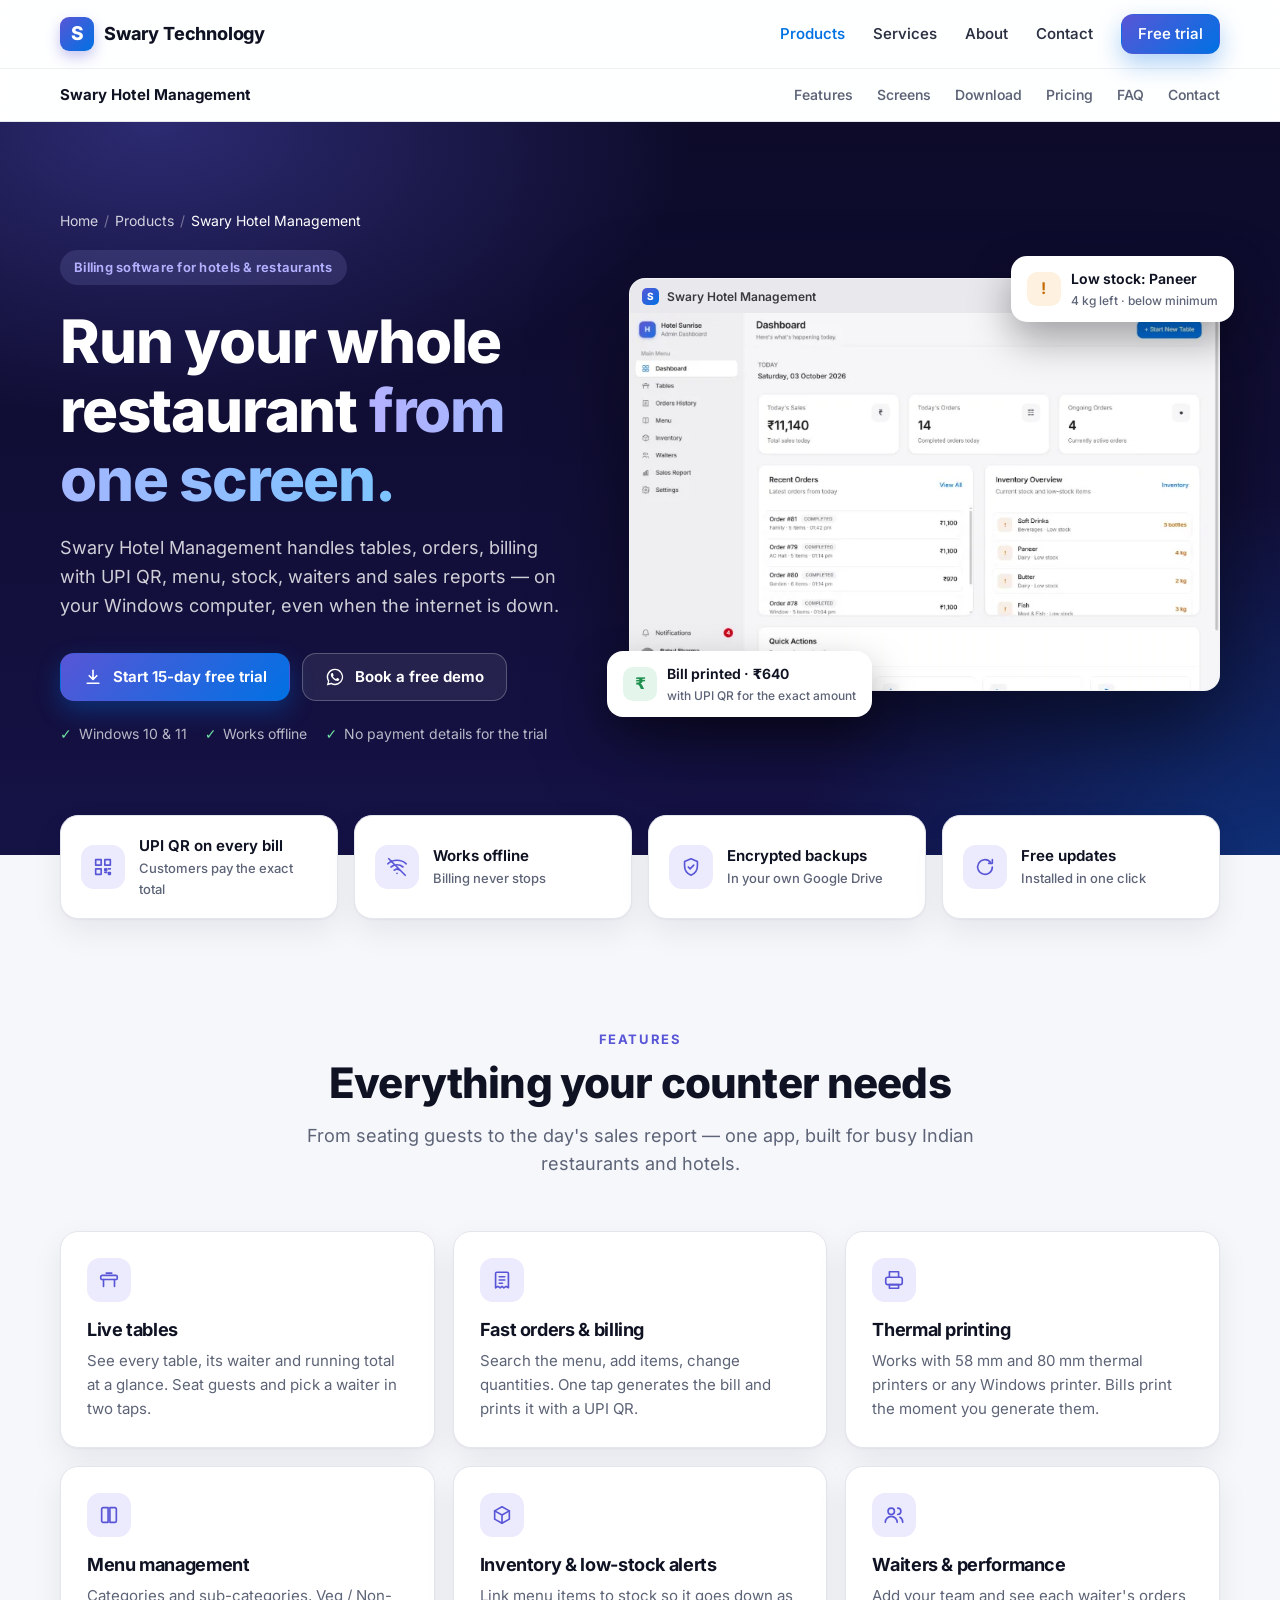
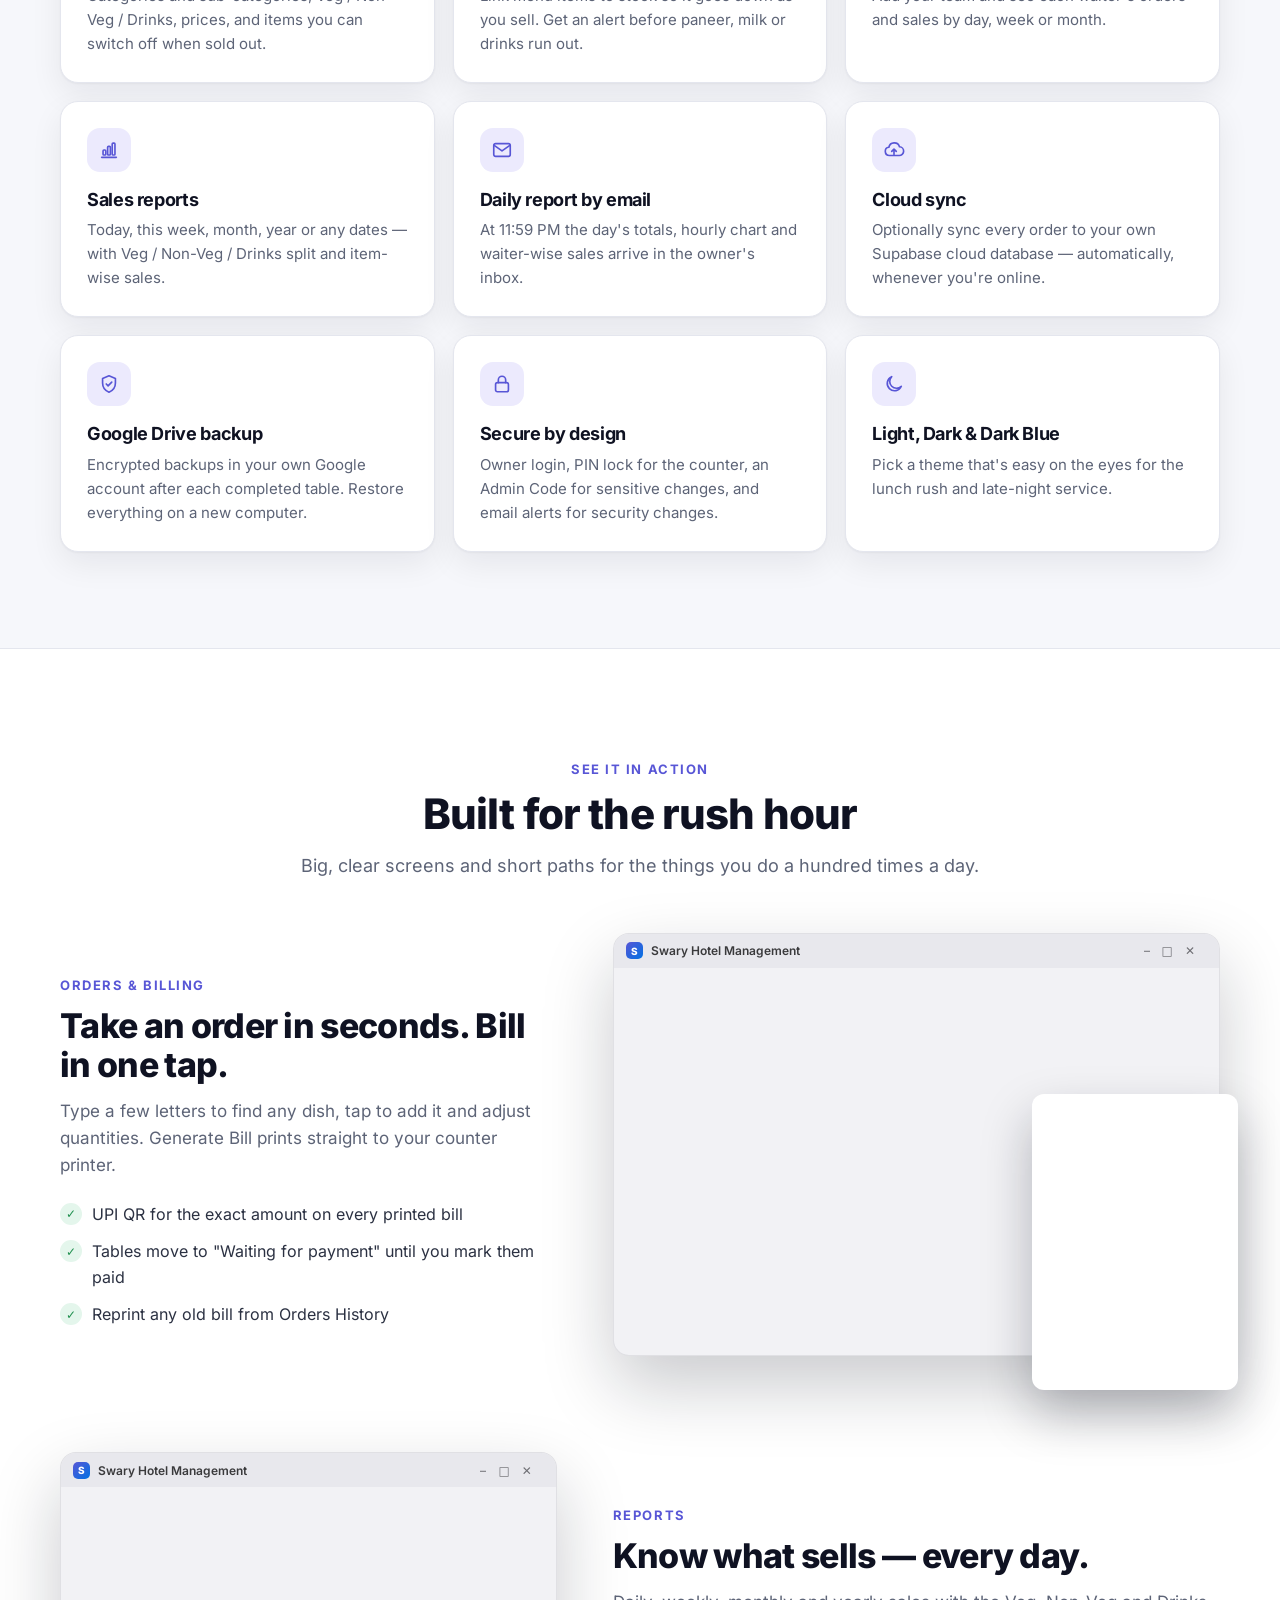
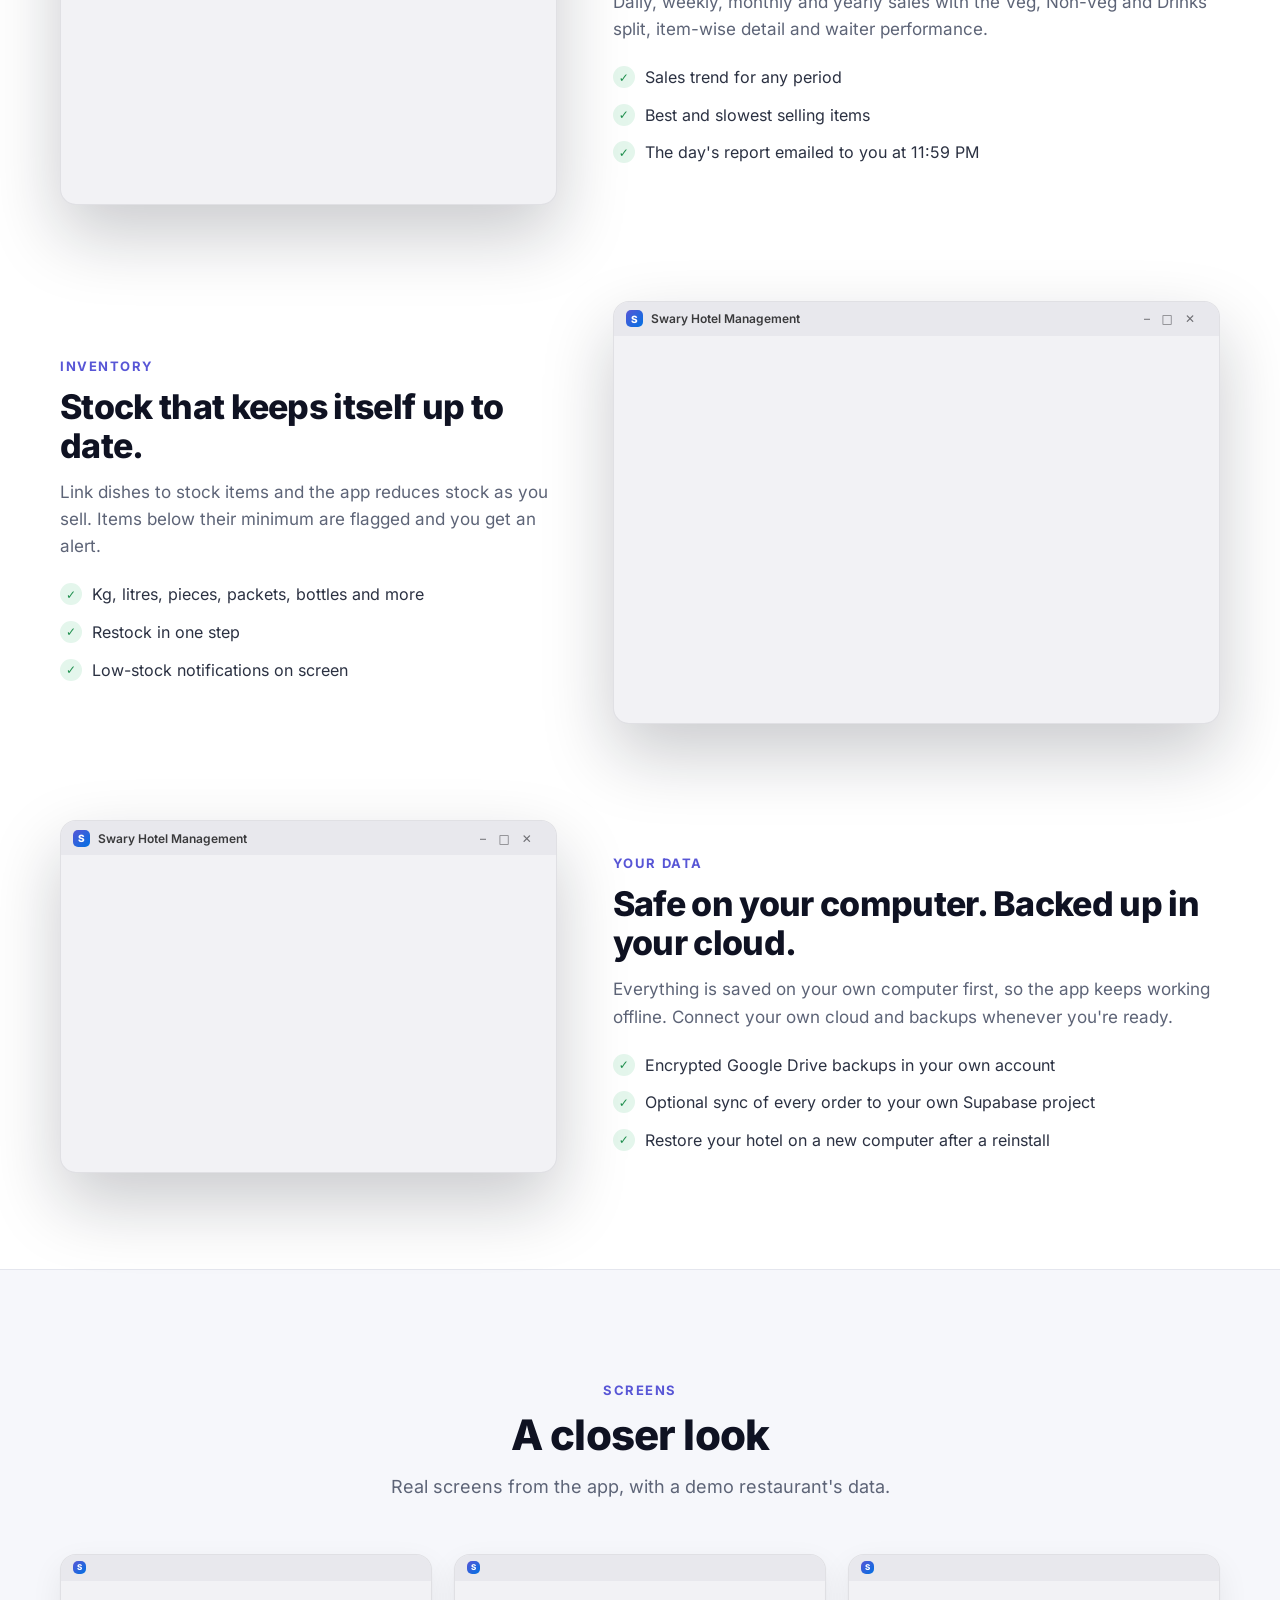
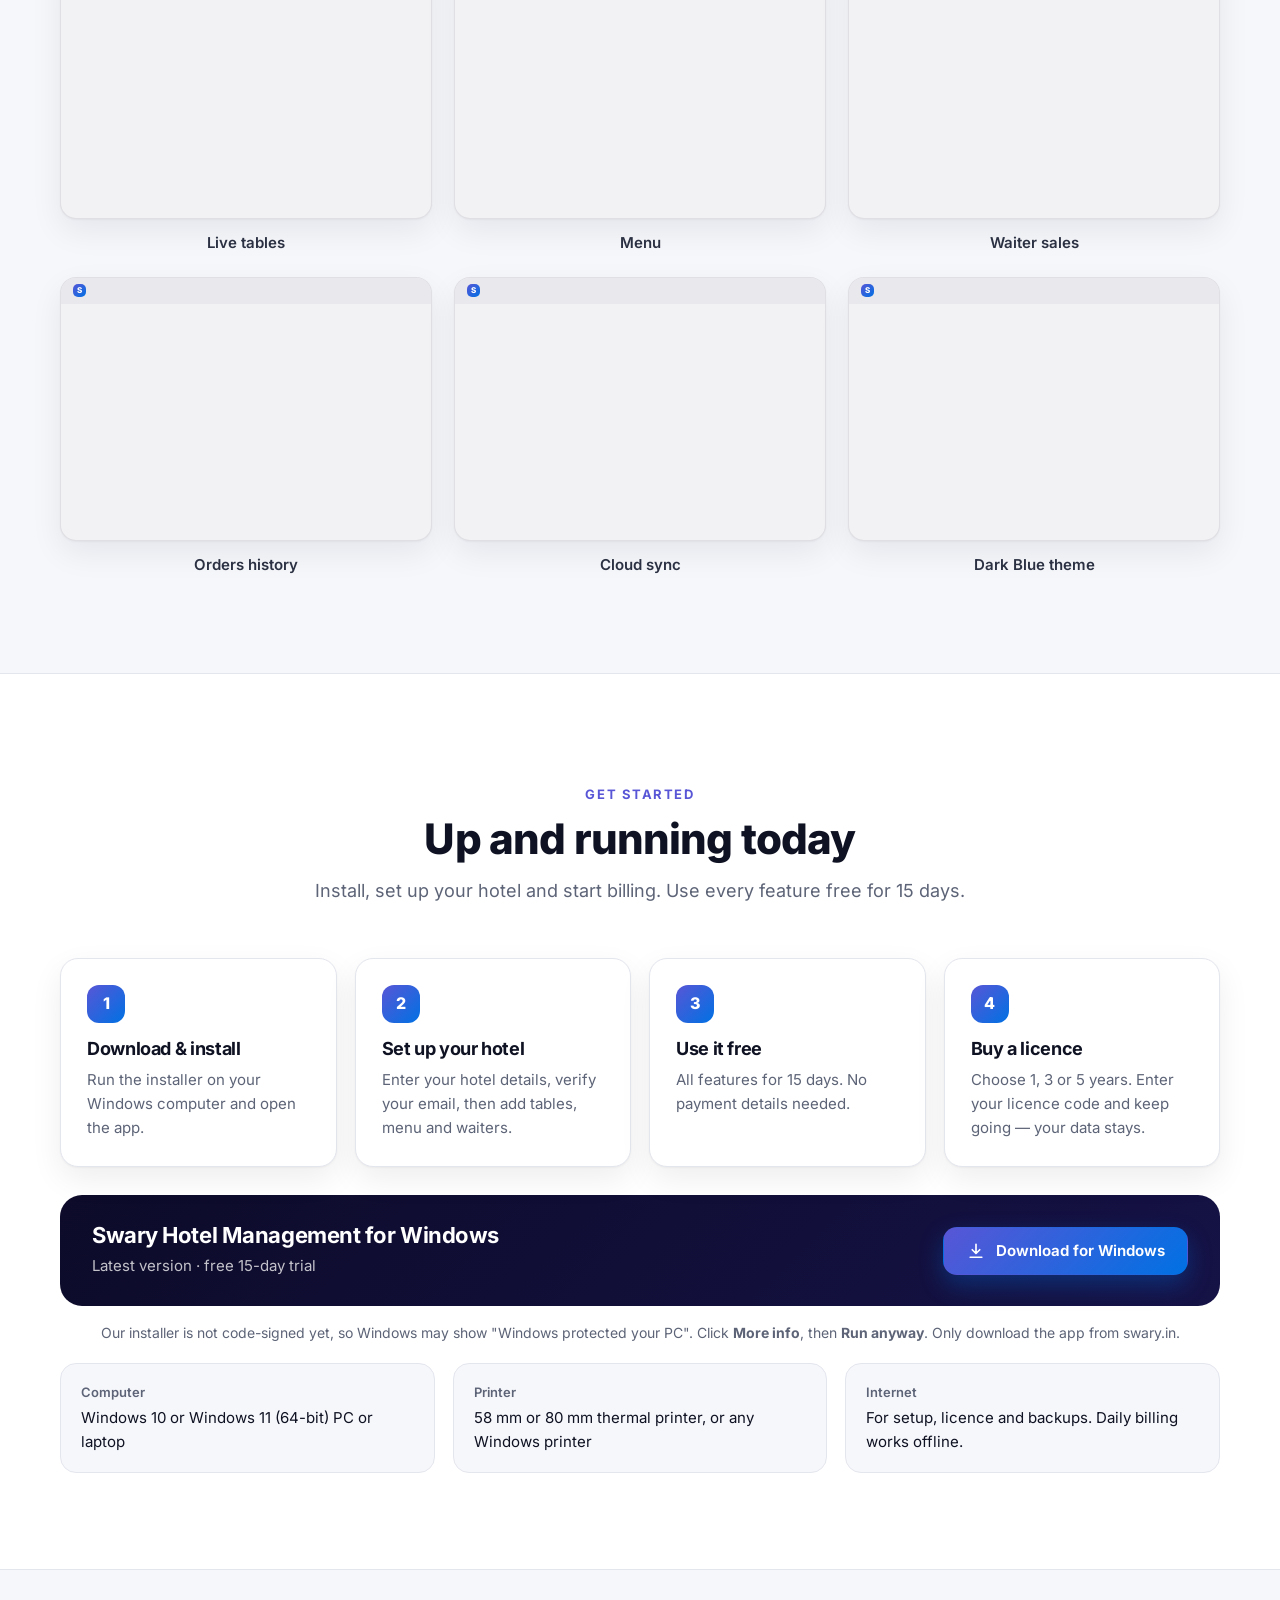
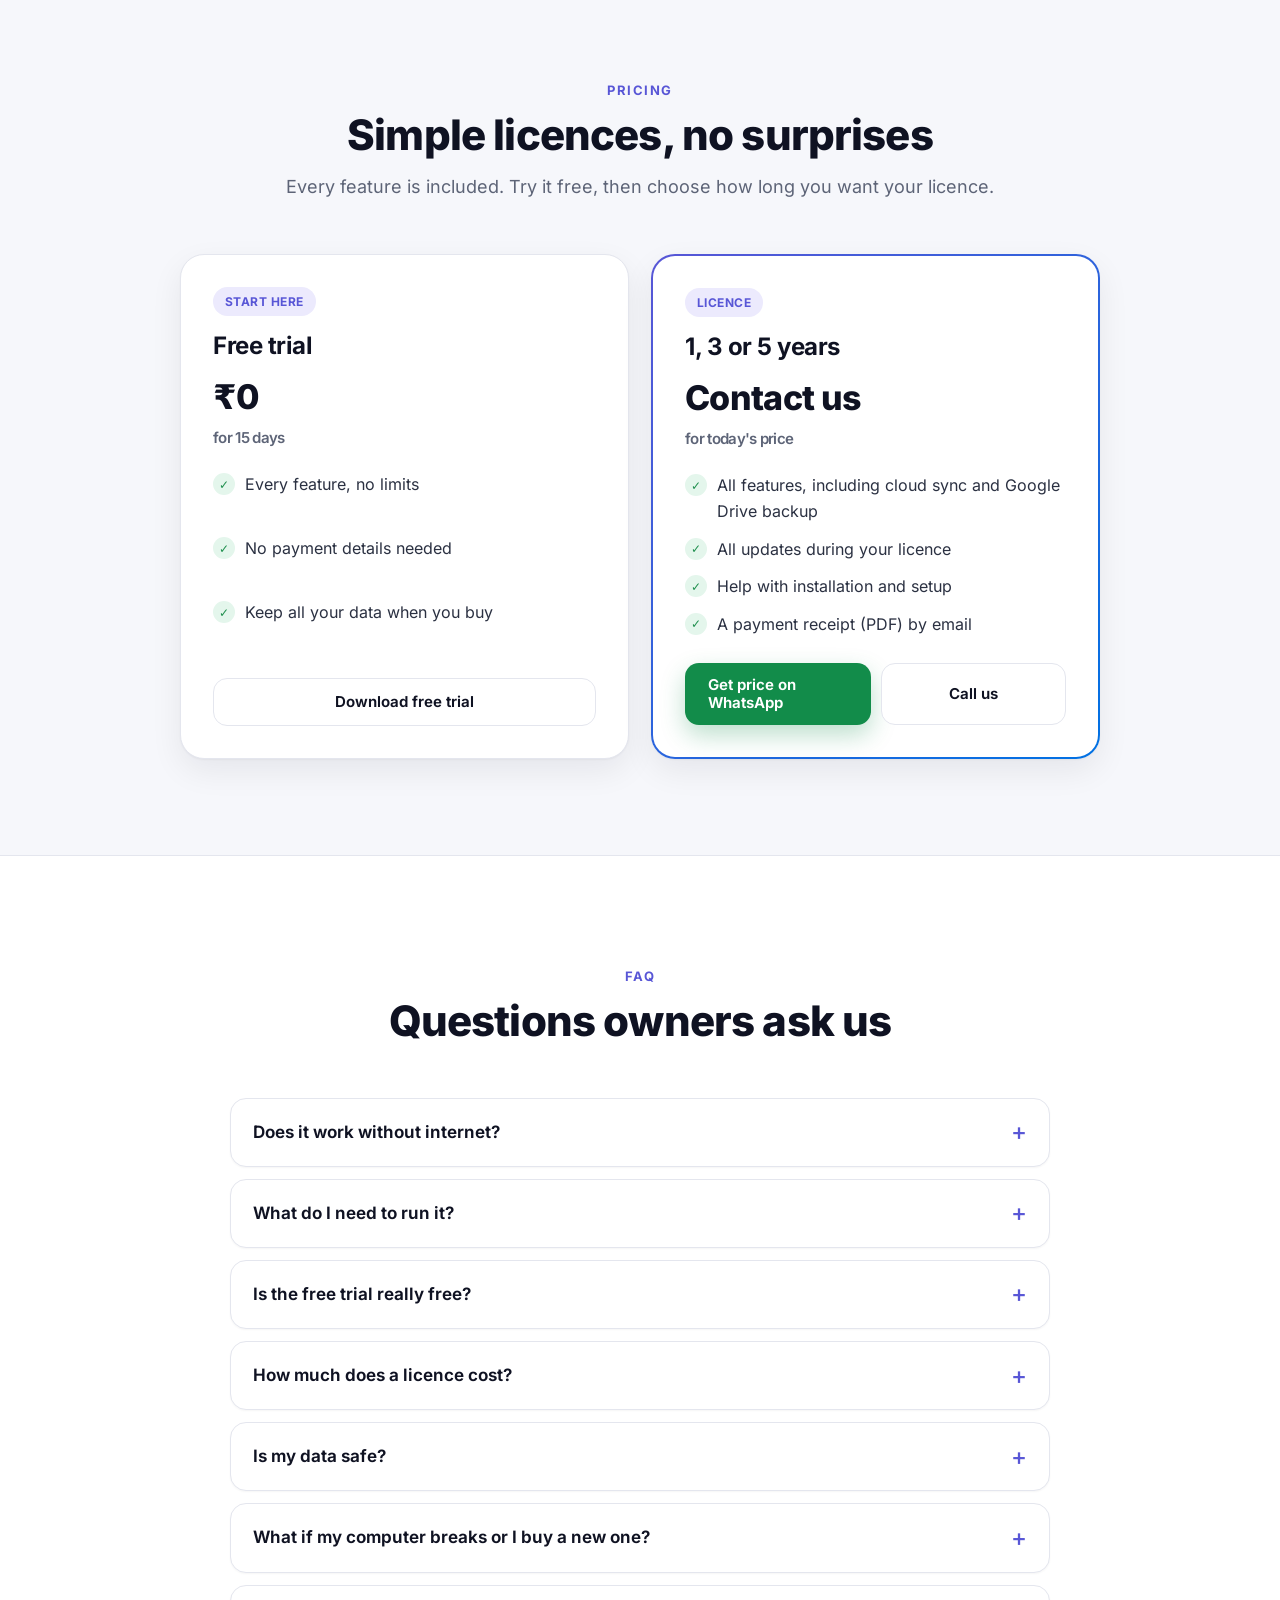
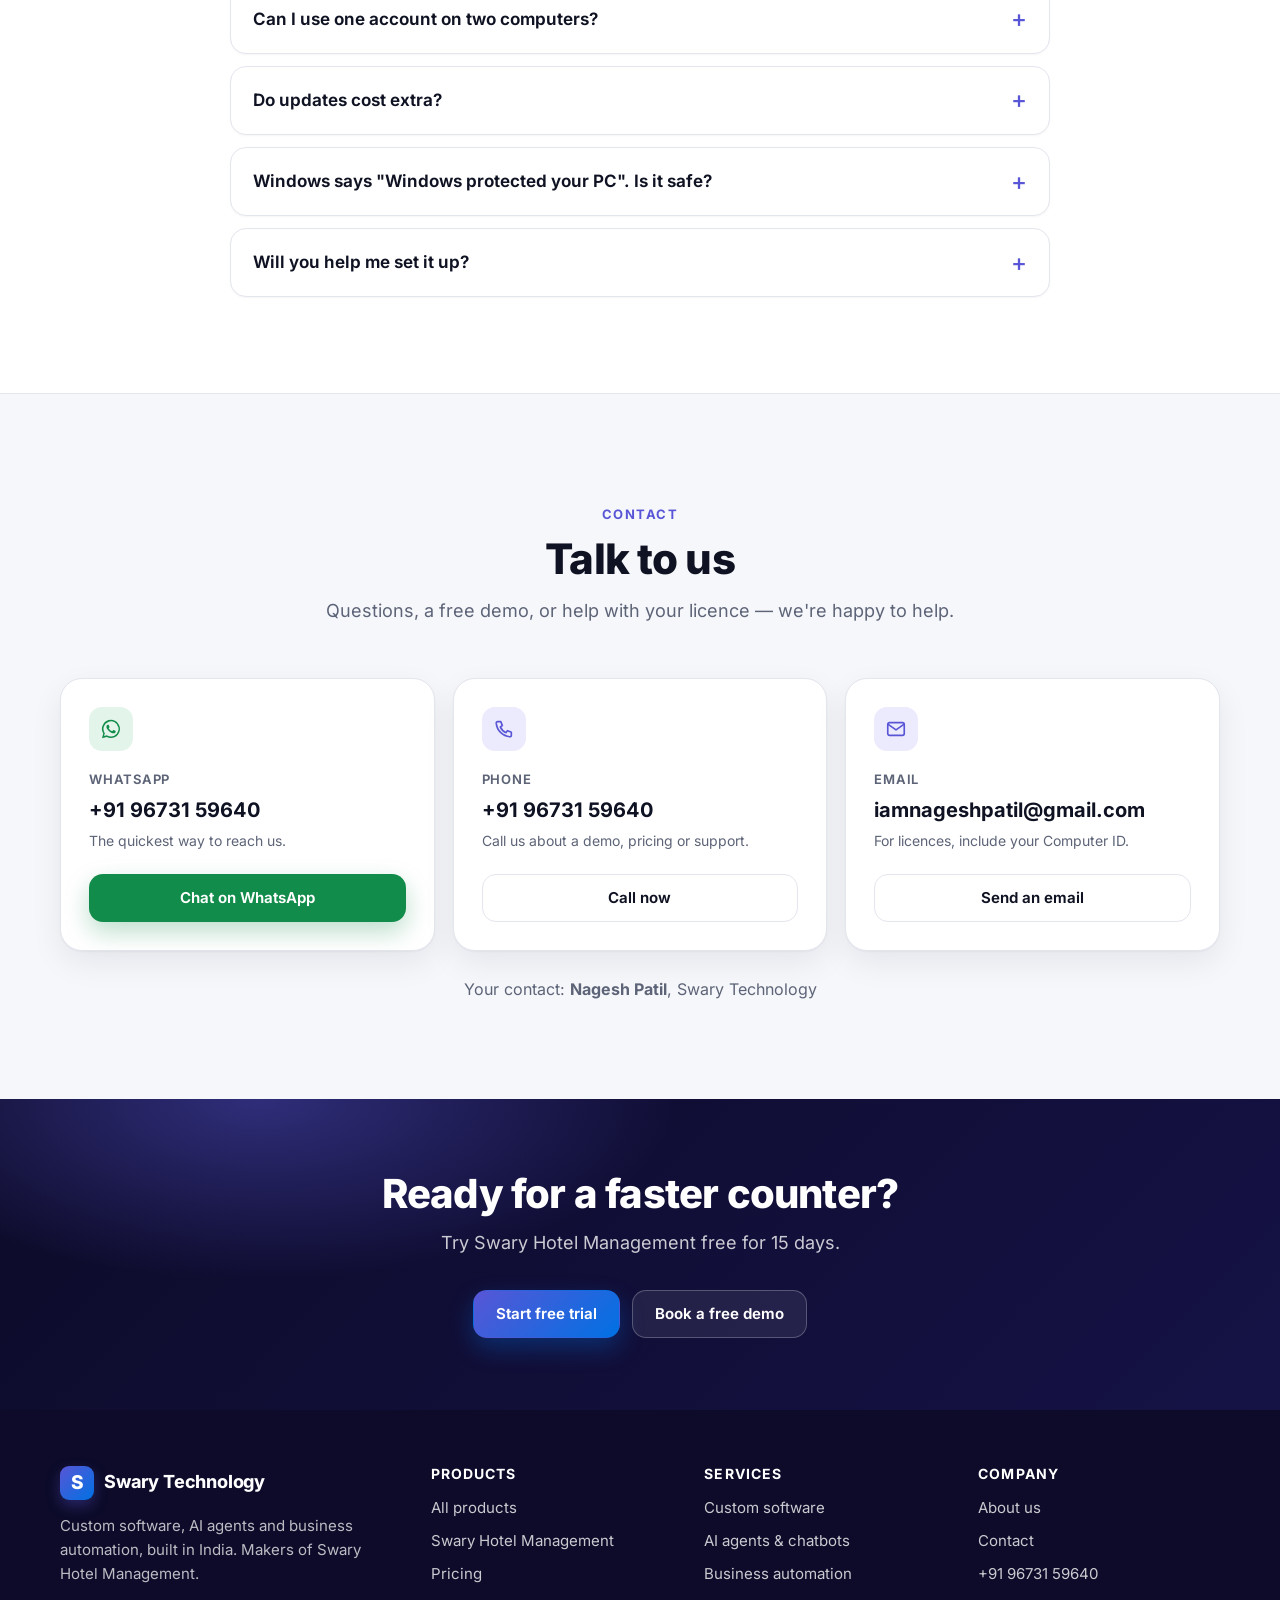
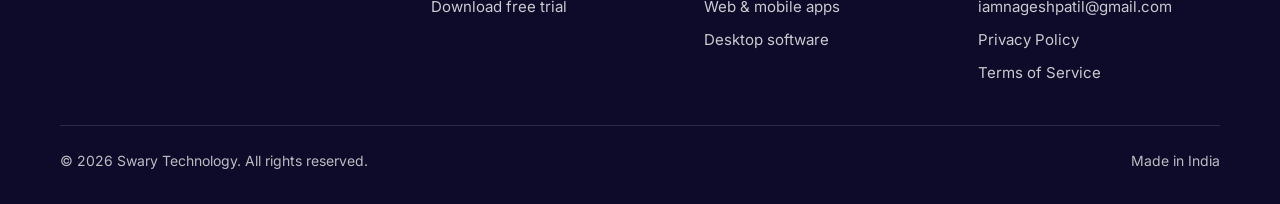
<file: products/hotel-management/index.html>
<!doctype html>
<html lang="en-IN" class="has-product-nav">
<head>
  <meta charset="utf-8">
  <meta name="viewport" content="width=device-width, initial-scale=1">
  <title>Swary Hotel Management — Restaurant billing &amp; management software | Swary Technology</title>
  <meta name="description" content="Billing, tables, orders, menu, inventory, waiters and sales reports for hotels and restaurants. UPI QR on every bill, works offline, encrypted Google Drive backup. 15-day free trial for Windows.">
  <link rel="canonical" href="https://swary.in/products/hotel-management/">
  <meta name="theme-color" content="#0d0b29">
  <meta name="referrer" content="strict-origin-when-cross-origin">
  <meta http-equiv="Content-Security-Policy" content="default-src 'self'; script-src 'self'; style-src 'self'; img-src 'self' data:; font-src 'self'; connect-src https://api.github.com; base-uri 'self'; form-action 'none'; object-src 'none'">

  <meta property="og:type" content="website">
  <meta property="og:site_name" content="Swary Technology">
  <meta property="og:url" content="https://swary.in/products/hotel-management/">
  <meta property="og:title" content="Swary Hotel Management — run your whole restaurant from one screen">
  <meta property="og:description" content="Billing with UPI QR, tables, menu, stock, waiters and sales reports. Works offline. 15-day free trial.">
  <meta property="og:image" content="https://swary.in/assets/img/og-image.jpg">
  <meta property="og:image:width" content="1200">
  <meta property="og:image:height" content="630">
  <meta property="og:image:alt" content="Swary Hotel Management dashboard showing today's sales, orders and stock">
  <meta property="og:locale" content="en_IN">
  <meta name="twitter:card" content="summary_large_image">
  <meta name="twitter:title" content="Swary Hotel Management">
  <meta name="twitter:description" content="Billing with UPI QR, tables, menu, stock, waiters and sales reports for restaurants. Works offline.">
  <meta name="twitter:image" content="https://swary.in/assets/img/og-image.jpg">

  <link rel="icon" href="/favicon.ico" sizes="16x16 32x32 48x48">
  <link rel="icon" href="/assets/img/icon-192.png" sizes="192x192" type="image/png">
  <link rel="apple-touch-icon" href="/assets/img/apple-touch-icon.png">
  <link rel="manifest" href="/site.webmanifest">
  <link rel="preload" href="/assets/fonts/inter-latin-wght-normal.woff2" as="font" type="font/woff2" crossorigin>
  <link rel="stylesheet" href="/assets/css/site.css">
  <script src="/assets/js/site.js" defer></script>

  <script type="application/ld+json">
  {
    "@context": "https://schema.org",
    "@graph": [
      {
        "@type": "Organization",
        "@id": "https://swary.in/#organization",
        "name": "Swary Technology",
        "url": "https://swary.in/",
        "logo": "https://swary.in/assets/img/icon-512.png",
        "email": "iamnageshpatil@gmail.com",
        "telephone": "+91-96731-59640",
        "contactPoint": {
          "@type": "ContactPoint",
          "contactType": "customer support",
          "telephone": "+91-96731-59640",
          "email": "iamnageshpatil@gmail.com",
          "areaServed": "IN"
        }
      },
      {
        "@type": "SoftwareApplication",
        "name": "Swary Hotel Management",
        "applicationCategory": "BusinessApplication",
        "operatingSystem": "Windows 10, Windows 11",
        "description": "Billing, tables, orders, menu, inventory, waiters and sales reports for hotels and restaurants. Works offline, with encrypted Google Drive backup.",
        "url": "https://swary.in/products/hotel-management/",
        "downloadUrl": "https://github.com/jarvis-nagesh/hotel-management-releases/releases/latest",
        "screenshot": "https://swary.in/assets/img/dashboard-1600.webp",
        "publisher": { "@id": "https://swary.in/#organization" }
      },
      {
        "@type": "BreadcrumbList",
        "itemListElement": [
          { "@type": "ListItem", "position": 1, "name": "Home", "item": "https://swary.in/" },
          { "@type": "ListItem", "position": 2, "name": "Products", "item": "https://swary.in/products/" },
          { "@type": "ListItem", "position": 3, "name": "Swary Hotel Management", "item": "https://swary.in/products/hotel-management/" }
        ]
      }
    ]
  }
  </script>
</head>
<body>
  <a class="skip-link" href="#main">Skip to content</a>

  <header class="site-header">
    <div class="container header-row">
      <a class="brand" href="/" aria-label="Swary Technology home">
        <span class="brand-mark" aria-hidden="true">S</span>
        Swary Technology
      </a>
      <button class="nav-toggle" type="button" aria-expanded="false" aria-controls="site-nav" aria-label="Open menu">
        <svg viewBox="0 0 24 24" fill="none" stroke="currentColor" stroke-width="2" stroke-linecap="round" aria-hidden="true"><path d="M4 7h16M4 12h16M4 17h16"/></svg>
      </button>
      <nav class="site-nav" id="site-nav" aria-label="Main">
        <a href="/products/" aria-current="true">Products</a>
        <a href="/#services">Services</a>
        <a href="/#about">About</a>
        <a href="/#contact">Contact</a>
        <a class="btn btn-primary btn-small" href="#download">Free trial</a>
      </nav>
    </div>
  </header>

  <nav class="product-nav" aria-label="Swary Hotel Management">
    <div class="container product-nav-row">
      <a class="product-nav-title" href="#main">Swary Hotel Management</a>
      <div class="product-nav-links">
        <a href="#features">Features</a>
        <a href="#screens">Screens</a>
        <a href="#download">Download</a>
        <a href="#pricing">Pricing</a>
        <a href="#faq">FAQ</a>
        <a href="#contact">Contact</a>
      </div>
    </div>
  </nav>

  <main id="main">
    <!-- Hero -->
    <section class="hero" aria-labelledby="hero-title">
      <div class="container hero-grid">
        <div>
          <nav class="breadcrumb" aria-label="Breadcrumb">
            <ol>
              <li><a href="/">Home</a></li>
              <li><a href="/products/">Products</a></li>
              <li><span aria-current="page">Swary Hotel Management</span></li>
            </ol>
          </nav>
          <span class="eyebrow">Billing software for hotels &amp; restaurants</span>
          <h1 id="hero-title">Run your whole restaurant <span class="gradient-text">from one screen.</span></h1>
          <p class="hero-lead">
            Swary Hotel Management handles tables, orders, billing with UPI QR, menu, stock, waiters
            and sales reports — on your Windows computer, even when the internet is down.
          </p>
          <div class="hero-actions">
            <a class="btn btn-primary" href="#download">
              <svg viewBox="0 0 24 24" fill="none" stroke="currentColor" stroke-width="2" stroke-linecap="round" stroke-linejoin="round" aria-hidden="true"><path d="M12 4v11m0 0-4.5-4.5M12 15l4.5-4.5M5 19.5h14"/></svg>
              Start 15-day free trial
            </a>
            <a class="btn btn-ghost" href="https://wa.me/919673159640?text=Hi%20Swary%20Technology%2C%20I%27d%20like%20a%20demo%20of%20Swary%20Hotel%20Management." target="_blank" rel="noopener">
              <svg viewBox="0 0 24 24" fill="currentColor" aria-hidden="true"><path d="M12.04 2a9.9 9.9 0 0 0-8.5 15l-1.4 5.1 5.24-1.37A9.9 9.9 0 1 0 12.04 2Zm0 18.1a8.2 8.2 0 0 1-4.18-1.14l-.3-.18-3.11.82.83-3.03-.2-.31a8.2 8.2 0 1 1 6.96 3.84Zm4.5-6.14c-.25-.12-1.46-.72-1.69-.8-.23-.09-.39-.13-.56.12-.16.25-.64.8-.79.97-.14.16-.29.18-.54.06a6.7 6.7 0 0 1-1.98-1.22 7.4 7.4 0 0 1-1.37-1.7c-.14-.25 0-.38.11-.5.11-.11.25-.29.37-.43.13-.15.17-.25.25-.42.08-.16.04-.31-.02-.43-.06-.12-.56-1.35-.77-1.85-.2-.48-.4-.42-.56-.43h-.48a.92.92 0 0 0-.66.31 2.8 2.8 0 0 0-.87 2.08 4.85 4.85 0 0 0 1.02 2.58 11.1 11.1 0 0 0 4.25 3.76c.6.26 1.06.41 1.42.52.6.19 1.14.16 1.57.1.48-.07 1.46-.6 1.67-1.18.2-.58.2-1.07.14-1.18-.06-.1-.22-.16-.47-.29Z"/></svg>
              Book a free demo
            </a>
          </div>
          <ul class="hero-meta">
            <li>Windows 10 &amp; 11</li>
            <li>Works offline</li>
            <li>No payment details for the trial</li>
          </ul>
        </div>
        <div class="hero-visual">
          <figure class="shot">
            <div class="shot-bar">Swary Hotel Management<span class="controls" aria-hidden="true">–□✕</span></div>
            <img src="/assets/img/dashboard-1600.webp" srcset="/assets/img/dashboard-800.webp 800w, /assets/img/dashboard-1600.webp 1600w" sizes="(max-width: 960px) 94vw, 620px" width="1600" height="1024" alt="Dashboard showing today's sales of ₹11,140, 14 orders, recent orders and low-stock items" fetchpriority="high">
          </figure>
          <div class="hero-badge badge-top" aria-hidden="true">
            <span class="dot dot-amber">!</span>
            <span>Low stock: Paneer<small>4 kg left · below minimum</small></span>
          </div>
          <div class="hero-badge badge-bottom" aria-hidden="true">
            <span class="dot dot-green">₹</span>
            <span>Bill printed · ₹640<small>with UPI QR for the exact amount</small></span>
          </div>
        </div>
      </div>
    </section>

    <!-- Highlights -->
    <div class="container">
      <div class="highlights">
        <div class="highlight">
          <span class="icon"><svg viewBox="0 0 24 24" fill="none" stroke="currentColor" stroke-width="1.8" stroke-linecap="round" stroke-linejoin="round" aria-hidden="true"><path d="M4 4h6v6H4zM14 4h6v6h-6zM4 14h6v6H4zM14 14h2v2h-2zM18 18h2v2h-2zM14 18h2M18 14h2"/></svg></span>
          <span>UPI QR on every bill<small>Customers pay the exact total</small></span>
        </div>
        <div class="highlight">
          <span class="icon"><svg viewBox="0 0 24 24" fill="none" stroke="currentColor" stroke-width="1.8" stroke-linecap="round" stroke-linejoin="round" aria-hidden="true"><path d="M2 8.5a15 15 0 0 1 20 0M5.5 12a10 10 0 0 1 13 0M9 15.5a5 5 0 0 1 6 0M12 19h.01M3 3l18 18"/></svg></span>
          <span>Works offline<small>Billing never stops</small></span>
        </div>
        <div class="highlight">
          <span class="icon"><svg viewBox="0 0 24 24" fill="none" stroke="currentColor" stroke-width="1.8" stroke-linecap="round" stroke-linejoin="round" aria-hidden="true"><path d="M12 3 5 6v5c0 4.5 3 8.4 7 10 4-1.6 7-5.5 7-10V6l-7-3Z"/><path d="m9 12 2 2 4-4"/></svg></span>
          <span>Encrypted backups<small>In your own Google Drive</small></span>
        </div>
        <div class="highlight">
          <span class="icon"><svg viewBox="0 0 24 24" fill="none" stroke="currentColor" stroke-width="1.8" stroke-linecap="round" stroke-linejoin="round" aria-hidden="true"><path d="M20 12a8 8 0 1 1-2.34-5.66M20 4v4h-4"/></svg></span>
          <span>Free updates<small>Installed in one click</small></span>
        </div>
      </div>
    </div>

    <!-- Features -->
    <section class="section" id="features" aria-labelledby="features-title">
      <div class="container">
        <div class="section-head">
          <p class="kicker">Features</p>
          <h2 id="features-title">Everything your counter needs</h2>
          <p>From seating guests to the day's sales report — one app, built for busy Indian restaurants and hotels.</p>
        </div>
        <div class="feature-grid">
          <article class="feature">
            <span class="icon"><svg viewBox="0 0 24 24" fill="none" stroke="currentColor" stroke-width="1.8" stroke-linecap="round" stroke-linejoin="round" aria-hidden="true"><rect x="3" y="7" width="18" height="4.5" rx="1.5"/><path d="M6 11.5V19M18 11.5V19M9 4.5h6"/></svg></span>
            <h3>Live tables</h3>
            <p>See every table, its waiter and running total at a glance. Seat guests and pick a waiter in two taps.</p>
          </article>
          <article class="feature">
            <span class="icon"><svg viewBox="0 0 24 24" fill="none" stroke="currentColor" stroke-width="1.8" stroke-linecap="round" stroke-linejoin="round" aria-hidden="true"><path d="M6.5 3.5h11A1.5 1.5 0 0 1 19 5v15.5l-2.5-1.5-2.5 1.5-2-1.5-2 1.5-2.5-1.5L5 20.5V5a1.5 1.5 0 0 1 1.5-1.5Z"/><path d="M9 8.5h6M9 12h6M9 15.5h3.5"/></svg></span>
            <h3>Fast orders &amp; billing</h3>
            <p>Search the menu, add items, change quantities. One tap generates the bill and prints it with a UPI QR.</p>
          </article>
          <article class="feature">
            <span class="icon"><svg viewBox="0 0 24 24" fill="none" stroke="currentColor" stroke-width="1.8" stroke-linecap="round" stroke-linejoin="round" aria-hidden="true"><path d="M7 17h10v4H7zM7 9V3h10v6"/><rect x="3" y="9" width="18" height="8" rx="2"/></svg></span>
            <h3>Thermal printing</h3>
            <p>Works with 58 mm and 80 mm thermal printers or any Windows printer. Bills print the moment you generate them.</p>
          </article>
          <article class="feature">
            <span class="icon"><svg viewBox="0 0 24 24" fill="none" stroke="currentColor" stroke-width="1.8" stroke-linecap="round" stroke-linejoin="round" aria-hidden="true"><path d="M4 5.5A1.5 1.5 0 0 1 5.5 4H11v16H5.5A1.5 1.5 0 0 1 4 18.5Zm16 0A1.5 1.5 0 0 0 18.5 4H13v16h5.5a1.5 1.5 0 0 0 1.5-1.5Z"/></svg></span>
            <h3>Menu management</h3>
            <p>Categories and sub-categories, Veg / Non-Veg / Drinks, prices, and items you can switch off when sold out.</p>
          </article>
          <article class="feature">
            <span class="icon"><svg viewBox="0 0 24 24" fill="none" stroke="currentColor" stroke-width="1.8" stroke-linecap="round" stroke-linejoin="round" aria-hidden="true"><path d="m12 3 8 4.5v9L12 21l-8-4.5v-9L12 3Z"/><path d="m4 7.5 8 4.5 8-4.5M12 12v9"/></svg></span>
            <h3>Inventory &amp; low-stock alerts</h3>
            <p>Link menu items to stock so it goes down as you sell. Get an alert before paneer, milk or drinks run out.</p>
          </article>
          <article class="feature">
            <span class="icon"><svg viewBox="0 0 24 24" fill="none" stroke="currentColor" stroke-width="1.8" stroke-linecap="round" stroke-linejoin="round" aria-hidden="true"><circle cx="9" cy="8" r="3.5"/><path d="M2.5 20a6.5 6.5 0 0 1 13 0M16 4.5a3.5 3.5 0 0 1 0 7M18.5 14.5A6.5 6.5 0 0 1 21.5 20"/></svg></span>
            <h3>Waiters &amp; performance</h3>
            <p>Add your team and see each waiter's orders and sales by day, week or month.</p>
          </article>
          <article class="feature">
            <span class="icon"><svg viewBox="0 0 24 24" fill="none" stroke="currentColor" stroke-width="1.8" stroke-linecap="round" stroke-linejoin="round" aria-hidden="true"><path d="M4 20h16"/><rect x="5.5" y="12" width="3" height="5.5" rx="1"/><rect x="10.5" y="8" width="3" height="9.5" rx="1"/><rect x="15.5" y="4.5" width="3" height="13" rx="1"/></svg></span>
            <h3>Sales reports</h3>
            <p>Today, this week, month, year or any dates — with Veg / Non-Veg / Drinks split and item-wise sales.</p>
          </article>
          <article class="feature">
            <span class="icon"><svg viewBox="0 0 24 24" fill="none" stroke="currentColor" stroke-width="1.8" stroke-linecap="round" stroke-linejoin="round" aria-hidden="true"><rect x="3" y="5" width="18" height="14" rx="2"/><path d="m3.5 7 8.5 6 8.5-6"/></svg></span>
            <h3>Daily report by email</h3>
            <p>At 11:59 PM the day's totals, hourly chart and waiter-wise sales arrive in the owner's inbox.</p>
          </article>
          <article class="feature">
            <span class="icon"><svg viewBox="0 0 24 24" fill="none" stroke="currentColor" stroke-width="1.8" stroke-linecap="round" stroke-linejoin="round" aria-hidden="true"><path d="M7 18a4.5 4.5 0 0 1-.6-8.96A6 6 0 0 1 18 8.5a4 4 0 0 1-.5 9.5Z"/><path d="m9.5 13.5 2.5-2.5 2.5 2.5M12 11v6"/></svg></span>
            <h3>Cloud sync</h3>
            <p>Optionally sync every order to your own Supabase cloud database — automatically, whenever you're online.</p>
          </article>
          <article class="feature">
            <span class="icon"><svg viewBox="0 0 24 24" fill="none" stroke="currentColor" stroke-width="1.8" stroke-linecap="round" stroke-linejoin="round" aria-hidden="true"><path d="M12 3 5 6v5c0 4.5 3 8.4 7 10 4-1.6 7-5.5 7-10V6l-7-3Z"/><path d="m9 12 2 2 4-4"/></svg></span>
            <h3>Google Drive backup</h3>
            <p>Encrypted backups in your own Google account after each completed table. Restore everything on a new computer.</p>
          </article>
          <article class="feature">
            <span class="icon"><svg viewBox="0 0 24 24" fill="none" stroke="currentColor" stroke-width="1.8" stroke-linecap="round" stroke-linejoin="round" aria-hidden="true"><rect x="5" y="10.5" width="14" height="10" rx="2"/><path d="M8 10.5V7.5a4 4 0 0 1 8 0v3"/></svg></span>
            <h3>Secure by design</h3>
            <p>Owner login, PIN lock for the counter, an Admin Code for sensitive changes, and email alerts for security changes.</p>
          </article>
          <article class="feature">
            <span class="icon"><svg viewBox="0 0 24 24" fill="none" stroke="currentColor" stroke-width="1.8" stroke-linecap="round" stroke-linejoin="round" aria-hidden="true"><path d="M20 14.5A8 8 0 1 1 9.5 4a6.5 6.5 0 0 0 10.5 10.5Z"/></svg></span>
            <h3>Light, Dark &amp; Dark Blue</h3>
            <p>Pick a theme that's easy on the eyes for the lunch rush and late-night service.</p>
          </article>
        </div>
      </div>
    </section>

    <!-- Showcase -->
    <section class="section section-alt" aria-labelledby="showcase-title">
      <div class="container">
        <div class="section-head">
          <p class="kicker">See it in action</p>
          <h2 id="showcase-title">Built for the rush hour</h2>
          <p>Big, clear screens and short paths for the things you do a hundred times a day.</p>
        </div>
        <div class="showcase">
          <div class="showcase-row">
            <div class="showcase-text">
              <p class="kicker">Orders &amp; billing</p>
              <h3>Take an order in seconds. Bill in one tap.</h3>
              <p>Type a few letters to find any dish, tap to add it and adjust quantities. Generate Bill prints straight to your counter printer.</p>
              <ul class="checks">
                <li>UPI QR for the exact amount on every printed bill</li>
                <li>Tables move to "Waiting for payment" until you mark them paid</li>
                <li>Reprint any old bill from Orders History</li>
              </ul>
            </div>
            <div class="showcase-visual">
              <figure class="shot">
                <div class="shot-bar">Swary Hotel Management<span class="controls" aria-hidden="true">–□✕</span></div>
                <img src="/assets/img/order-1600.webp" srcset="/assets/img/order-800.webp 800w, /assets/img/order-1600.webp 1600w" sizes="(max-width: 960px) 94vw, 620px" width="1600" height="1024" loading="lazy" decoding="async" alt="Order screen for Table 3 with Paneer Tikka, Butter Naan and Fresh Lime Soda totalling ₹640">
              </figure>
              <img class="float" src="/assets/img/bill-600.webp" width="600" height="862" loading="lazy" decoding="async" alt="Printed bill with items, total and a UPI QR code">
            </div>
          </div>

          <div class="showcase-row reverse">
            <div class="showcase-text">
              <p class="kicker">Reports</p>
              <h3>Know what sells — every day.</h3>
              <p>Daily, weekly, monthly and yearly sales with the Veg, Non-Veg and Drinks split, item-wise detail and waiter performance.</p>
              <ul class="checks">
                <li>Sales trend for any period</li>
                <li>Best and slowest selling items</li>
                <li>The day's report emailed to you at 11:59 PM</li>
              </ul>
            </div>
            <div class="showcase-visual">
              <figure class="shot">
                <div class="shot-bar">Swary Hotel Management<span class="controls" aria-hidden="true">–□✕</span></div>
                <img src="/assets/img/sales-1600.webp" srcset="/assets/img/sales-800.webp 800w, /assets/img/sales-1600.webp 1600w" sizes="(max-width: 960px) 94vw, 620px" width="1600" height="1024" loading="lazy" decoding="async" alt="Sales Analysis for this week: total sales ₹79,100 across 82 orders, with a daily sales chart">
              </figure>
            </div>
          </div>

          <div class="showcase-row">
            <div class="showcase-text">
              <p class="kicker">Inventory</p>
              <h3>Stock that keeps itself up to date.</h3>
              <p>Link dishes to stock items and the app reduces stock as you sell. Items below their minimum are flagged and you get an alert.</p>
              <ul class="checks">
                <li>Kg, litres, pieces, packets, bottles and more</li>
                <li>Restock in one step</li>
                <li>Low-stock notifications on screen</li>
              </ul>
            </div>
            <div class="showcase-visual">
              <figure class="shot">
                <div class="shot-bar">Swary Hotel Management<span class="controls" aria-hidden="true">–□✕</span></div>
                <img src="/assets/img/inventory-1600.webp" srcset="/assets/img/inventory-800.webp 800w, /assets/img/inventory-1600.webp 1600w" sizes="(max-width: 960px) 94vw, 620px" width="1600" height="1024" loading="lazy" decoding="async" alt="Inventory list with stock levels, minimum stock and Low or Good status for each item">
              </figure>
            </div>
          </div>

          <div class="showcase-row reverse">
            <div class="showcase-text">
              <p class="kicker">Your data</p>
              <h3>Safe on your computer. Backed up in your cloud.</h3>
              <p>Everything is saved on your own computer first, so the app keeps working offline. Connect your own cloud and backups whenever you're ready.</p>
              <ul class="checks">
                <li>Encrypted Google Drive backups in your own account</li>
                <li>Optional sync of every order to your own Supabase project</li>
                <li>Restore your hotel on a new computer after a reinstall</li>
              </ul>
            </div>
            <div class="showcase-visual">
              <figure class="shot">
                <div class="shot-bar">Swary Hotel Management<span class="controls" aria-hidden="true">–□✕</span></div>
                <img src="/assets/img/backup-1600.webp" srcset="/assets/img/backup-800.webp 800w, /assets/img/backup-1600.webp 1600w" sizes="(max-width: 960px) 94vw, 620px" width="1600" height="1024" loading="lazy" decoding="async" alt="Google Drive Backup settings showing the connected account, storage used and recent restore points">
              </figure>
            </div>
          </div>
        </div>
      </div>
    </section>

    <!-- Screens -->
    <section class="section" id="screens" aria-labelledby="screens-title">
      <div class="container">
        <div class="section-head">
          <p class="kicker">Screens</p>
          <h2 id="screens-title">A closer look</h2>
          <p>Real screens from the app, with a demo restaurant's data.</p>
        </div>
        <div class="gallery">
          <figure>
            <div class="shot"><div class="shot-bar">Swary</div><img src="/assets/img/tables-800.webp" width="800" height="512" loading="lazy" decoding="async" alt="Tables page with active tables, their waiters and running totals"></div>
            <figcaption>Live tables</figcaption>
          </figure>
          <figure>
            <div class="shot"><div class="shot-bar">Swary</div><img src="/assets/img/menu-800.webp" width="800" height="512" loading="lazy" decoding="async" alt="Menu page listing drinks and breakfast items with prices and Veg or Drink labels"></div>
            <figcaption>Menu</figcaption>
          </figure>
          <figure>
            <div class="shot"><div class="shot-bar">Swary</div><img src="/assets/img/waiters-800.webp" width="800" height="512" loading="lazy" decoding="async" alt="A waiter's sales performance for the week, by day"></div>
            <figcaption>Waiter sales</figcaption>
          </figure>
          <figure>
            <div class="shot"><div class="shot-bar">Swary</div><img src="/assets/img/history-800.webp" width="800" height="512" loading="lazy" decoding="async" alt="Order details from Orders History with items and total"></div>
            <figcaption>Orders history</figcaption>
          </figure>
          <figure>
            <div class="shot"><div class="shot-bar">Swary</div><img src="/assets/img/cloud-800.webp" width="800" height="512" loading="lazy" decoding="async" alt="Data Sync settings showing all records synced to Supabase"></div>
            <figcaption>Cloud sync</figcaption>
          </figure>
          <figure>
            <div class="shot"><div class="shot-bar">Swary</div><img src="/assets/img/dark-800.webp" width="800" height="512" loading="lazy" decoding="async" alt="Tables page in the Dark Blue theme"></div>
            <figcaption>Dark Blue theme</figcaption>
          </figure>
        </div>
      </div>
    </section>

    <!-- How it works / Download -->
    <section class="section section-alt" id="download" aria-labelledby="download-title">
      <div class="container">
        <div class="section-head">
          <p class="kicker">Get started</p>
          <h2 id="download-title">Up and running today</h2>
          <p>Install, set up your hotel and start billing. Use every feature free for 15 days.</p>
        </div>
        <div class="steps">
          <div class="step">
            <h3>Download &amp; install</h3>
            <p>Run the installer on your Windows computer and open the app.</p>
          </div>
          <div class="step">
            <h3>Set up your hotel</h3>
            <p>Enter your hotel details, verify your email, then add tables, menu and waiters.</p>
          </div>
          <div class="step">
            <h3>Use it free</h3>
            <p>All features for 15 days. No payment details needed.</p>
          </div>
          <div class="step">
            <h3>Buy a licence</h3>
            <p>Choose 1, 3 or 5 years. Enter your licence code and keep going — your data stays.</p>
          </div>
        </div>

        <div class="download-box">
          <div>
            <h3>Swary Hotel Management for Windows</h3>
            <p data-version>Latest version · free 15-day trial</p>
          </div>
          <a class="btn btn-primary" href="https://github.com/jarvis-nagesh/hotel-management-releases/releases/latest" data-download>
            <svg viewBox="0 0 24 24" fill="none" stroke="currentColor" stroke-width="2" stroke-linecap="round" stroke-linejoin="round" aria-hidden="true"><path d="M12 4v11m0 0-4.5-4.5M12 15l4.5-4.5M5 19.5h14"/></svg>
            Download for Windows
          </a>
        </div>
        <p class="download-note">
          Our installer is not code-signed yet, so Windows may show "Windows protected your PC". Click
          <strong>More info</strong>, then <strong>Run anyway</strong>. Only download the app from swary.in.
        </p>

        <div class="requirements">
          <div class="requirement"><strong>Computer</strong>Windows 10 or Windows 11 (64-bit) PC or laptop</div>
          <div class="requirement"><strong>Printer</strong>58 mm or 80 mm thermal printer, or any Windows printer</div>
          <div class="requirement"><strong>Internet</strong>For setup, licence and backups. Daily billing works offline.</div>
        </div>
      </div>
    </section>

    <!-- Pricing -->
    <section class="section" id="pricing" aria-labelledby="pricing-title">
      <div class="container">
        <div class="section-head">
          <p class="kicker">Pricing</p>
          <h2 id="pricing-title">Simple licences, no surprises</h2>
          <p>Every feature is included. Try it free, then choose how long you want your licence.</p>
        </div>
        <div class="pricing">
          <article class="plan">
            <span class="plan-tag">Start here</span>
            <h3>Free trial</h3>
            <p class="price">₹0 <small>for 15 days</small></p>
            <ul class="checks">
              <li>Every feature, no limits</li>
              <li>No payment details needed</li>
              <li>Keep all your data when you buy</li>
            </ul>
            <div class="plan-actions">
              <a class="btn btn-outline" href="#download">Download free trial</a>
            </div>
          </article>
          <article class="plan featured">
            <span class="plan-tag">Licence</span>
            <h3>1, 3 or 5 years</h3>
            <p class="price">Contact us <small>for today's price</small></p>
            <ul class="checks">
              <li>All features, including cloud sync and Google Drive backup</li>
              <li>All updates during your licence</li>
              <li>Help with installation and setup</li>
              <li>A payment receipt (PDF) by email</li>
            </ul>
            <div class="plan-actions">
              <a class="btn btn-whatsapp" href="https://wa.me/919673159640?text=Hi%20Swary%20Technology%2C%20please%20share%20the%20price%20of%20a%20Swary%20Hotel%20Management%20licence." target="_blank" rel="noopener">Get price on WhatsApp</a>
              <a class="btn btn-outline" href="tel:+919673159640">Call us</a>
            </div>
          </article>
        </div>
      </div>
    </section>

    <!-- FAQ -->
    <section class="section section-alt" id="faq" aria-labelledby="faq-title">
      <div class="container">
        <div class="section-head">
          <p class="kicker">FAQ</p>
          <h2 id="faq-title">Questions owners ask us</h2>
        </div>
        <div class="faq">
          <details>
            <summary>Does it work without internet?</summary>
            <p>Yes. Billing, tables, menu, stock and reports all work offline. You need internet for the first setup (we verify your email), to activate your licence, and for cloud sync, Google Drive backup, emails and updates. When the internet comes back, sync and backups catch up on their own.</p>
          </details>
          <details>
            <summary>What do I need to run it?</summary>
            <p>A Windows 10 or Windows 11 (64-bit) PC or laptop. For bills, any printer that works with Windows — including 58 mm and 80 mm thermal printers.</p>
          </details>
          <details>
            <summary>Is the free trial really free?</summary>
            <p>Yes. Each computer gets 15 days with every feature and no payment details. When the trial ends, the app asks for a licence code — your data stays safe on your computer and everything is still there once you enter it.</p>
          </details>
          <details>
            <summary>How much does a licence cost?</summary>
            <p>Licences are for 1, 3 or 5 years per computer. Message us on WhatsApp or call +91 96731 59640 for today's price.</p>
          </details>
          <details>
            <summary>Is my data safe?</summary>
            <p>Your data is saved on your own computer. Google Drive backups are encrypted on your computer before they are uploaded to your own Google account, and cloud sync goes to your own Supabase project. Passwords, the PIN and the Admin Code are never stored in plain text. We never sell your data.</p>
          </details>
          <details>
            <summary>What if my computer breaks or I buy a new one?</summary>
            <p>Install the app on the new computer, choose <em>Restore from Google Drive</em> on the sign-in screen and sign in. Your hotel, menu, orders and settings come back. Then contact us with the new Computer ID and we will move your licence.</p>
          </details>
          <details>
            <summary>Can I use one account on two computers?</summary>
            <p>A hotel account is signed in on one computer at a time. Signing in on another computer asks first and then signs the old one out. Each computer needs its own licence.</p>
          </details>
          <details>
            <summary>Do updates cost extra?</summary>
            <p>No. New versions appear in the app's Notifications — one click downloads and installs them, and your data and settings are kept.</p>
          </details>
          <details>
            <summary>Windows says "Windows protected your PC". Is it safe?</summary>
            <p>Windows shows this for apps whose installer is not code-signed yet. Make sure you downloaded it from swary.in, then click <strong>More info</strong> and <strong>Run anyway</strong>.</p>
          </details>
          <details>
            <summary>Will you help me set it up?</summary>
            <p>Yes. Call or WhatsApp us and we will help you install the app, set up your hotel, and connect backups and cloud sync.</p>
          </details>
        </div>
      </div>
    </section>

    <!-- Contact -->
    <section class="section" id="contact" aria-labelledby="contact-title">
      <div class="container">
        <div class="section-head">
          <p class="kicker">Contact</p>
          <h2 id="contact-title">Talk to us</h2>
          <p>Questions, a free demo, or help with your licence — we're happy to help.</p>
        </div>
        <div class="contact-grid">
          <div class="contact-card">
            <span class="icon icon-wa"><svg viewBox="0 0 24 24" fill="currentColor" aria-hidden="true"><path d="M12.04 2a9.9 9.9 0 0 0-8.5 15l-1.4 5.1 5.24-1.37A9.9 9.9 0 1 0 12.04 2Zm0 18.1a8.2 8.2 0 0 1-4.18-1.14l-.3-.18-3.11.82.83-3.03-.2-.31a8.2 8.2 0 1 1 6.96 3.84Zm4.5-6.14c-.25-.12-1.46-.72-1.69-.8-.23-.09-.39-.13-.56.12-.16.25-.64.8-.79.97-.14.16-.29.18-.54.06a6.7 6.7 0 0 1-1.98-1.22 7.4 7.4 0 0 1-1.37-1.7c-.14-.25 0-.38.11-.5.11-.11.25-.29.37-.43.13-.15.17-.25.25-.42.08-.16.04-.31-.02-.43-.06-.12-.56-1.35-.77-1.85-.2-.48-.4-.42-.56-.43h-.48a.92.92 0 0 0-.66.31 2.8 2.8 0 0 0-.87 2.08 4.85 4.85 0 0 0 1.02 2.58 11.1 11.1 0 0 0 4.25 3.76c.6.26 1.06.41 1.42.52.6.19 1.14.16 1.57.1.48-.07 1.46-.6 1.67-1.18.2-.58.2-1.07.14-1.18-.06-.1-.22-.16-.47-.29Z"/></svg></span>
            <p class="label">WhatsApp</p>
            <p class="value">+91 96731 59640</p>
            <p class="note">The quickest way to reach us.</p>
            <a class="btn btn-whatsapp" href="https://wa.me/919673159640?text=Hi%20Swary%20Technology%2C%20I%20have%20a%20question%20about%20Swary%20Hotel%20Management." target="_blank" rel="noopener">Chat on WhatsApp</a>
          </div>
          <div class="contact-card">
            <span class="icon"><svg viewBox="0 0 24 24" fill="none" stroke="currentColor" stroke-width="1.8" stroke-linecap="round" stroke-linejoin="round" aria-hidden="true"><path d="M5 4h3.5l1.7 4.3-2.2 1.4a11 11 0 0 0 6.3 6.3l1.4-2.2L20 15.5V19a1.5 1.5 0 0 1-1.6 1.5A16.5 16.5 0 0 1 3.5 5.6 1.5 1.5 0 0 1 5 4Z"/></svg></span>
            <p class="label">Phone</p>
            <p class="value">+91 96731 59640</p>
            <p class="note">Call us about a demo, pricing or support.</p>
            <a class="btn btn-outline" href="tel:+919673159640">Call now</a>
          </div>
          <div class="contact-card">
            <span class="icon"><svg viewBox="0 0 24 24" fill="none" stroke="currentColor" stroke-width="1.8" stroke-linecap="round" stroke-linejoin="round" aria-hidden="true"><rect x="3" y="5" width="18" height="14" rx="2"/><path d="m3.5 7 8.5 6 8.5-6"/></svg></span>
            <p class="label">Email</p>
            <p class="value">iamnageshpatil@gmail.com</p>
            <p class="note">For licences, include your Computer ID.</p>
            <a class="btn btn-outline" href="mailto:iamnageshpatil@gmail.com?subject=Swary%20Hotel%20Management">Send an email</a>
          </div>
        </div>
        <p class="contact-person">Your contact: <strong>Nagesh Patil</strong>, Swary Technology</p>
      </div>
    </section>

    <!-- Call to action -->
    <section class="cta-band" aria-labelledby="cta-title">
      <div class="container">
        <h2 id="cta-title">Ready for a faster counter?</h2>
        <p>Try Swary Hotel Management free for 15 days.</p>
        <div class="hero-actions">
          <a class="btn btn-primary" href="#download">Start free trial</a>
          <a class="btn btn-ghost" href="https://wa.me/919673159640?text=Hi%20Swary%20Technology%2C%20I%27d%20like%20a%20demo%20of%20Swary%20Hotel%20Management." target="_blank" rel="noopener">Book a free demo</a>
        </div>
      </div>
    </section>
  </main>

  <footer class="site-footer">
    <div class="container">
      <div class="footer-grid">
        <div>
          <a class="brand" href="/"><span class="brand-mark" aria-hidden="true">S</span>Swary Technology</a>
          <p class="footer-about">Custom software, AI agents and business automation, built in India. Makers of Swary Hotel Management.</p>
        </div>
        <div>
          <h2>Products</h2>
          <ul>
            <li><a href="/products/">All products</a></li>
            <li><a href="/products/hotel-management/">Swary Hotel Management</a></li>
            <li><a href="/products/hotel-management/#pricing">Pricing</a></li>
            <li><a href="/products/hotel-management/#download">Download free trial</a></li>
          </ul>
        </div>
        <div>
          <h2>Services</h2>
          <ul>
            <li><a href="/#custom-software">Custom software</a></li>
            <li><a href="/#ai-agents">AI agents &amp; chatbots</a></li>
            <li><a href="/#automation">Business automation</a></li>
            <li><a href="/#web-apps">Web &amp; mobile apps</a></li>
            <li><a href="/#desktop-software">Desktop software</a></li>
          </ul>
        </div>
        <div>
          <h2>Company</h2>
          <ul>
            <li><a href="/#about">About us</a></li>
            <li><a href="/#contact">Contact</a></li>
            <li><a href="tel:+919673159640">+91 96731 59640</a></li>
            <li><a href="mailto:iamnageshpatil@gmail.com">iamnageshpatil@gmail.com</a></li>
            <li><a href="/privacy-policy.html">Privacy Policy</a></li>
            <li><a href="/terms.html">Terms of Service</a></li>
          </ul>
        </div>
      </div>
      <div class="footer-bottom">
        <span>© <span data-year>2026</span> Swary Technology. All rights reserved.</span>
        <span>Made in India</span>
      </div>
    </div>
  </footer>
</body>
</html>
</file>
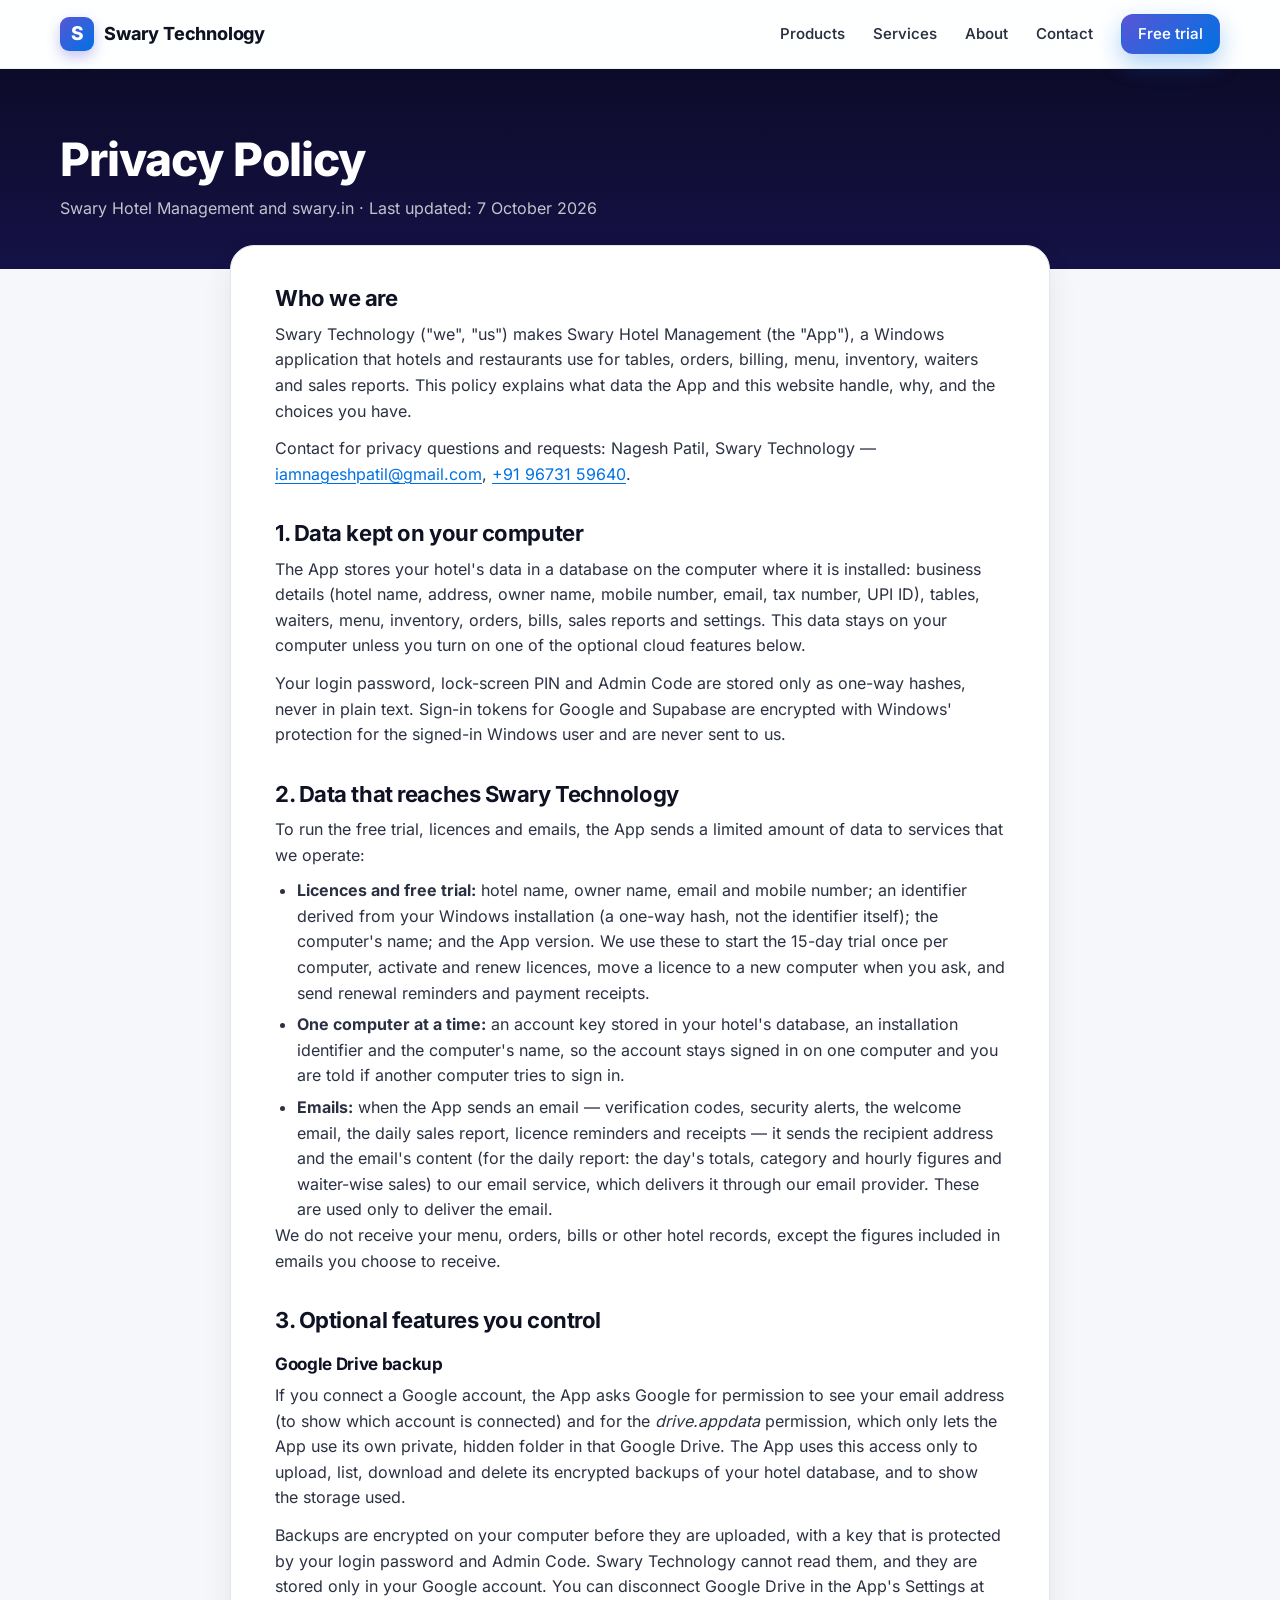
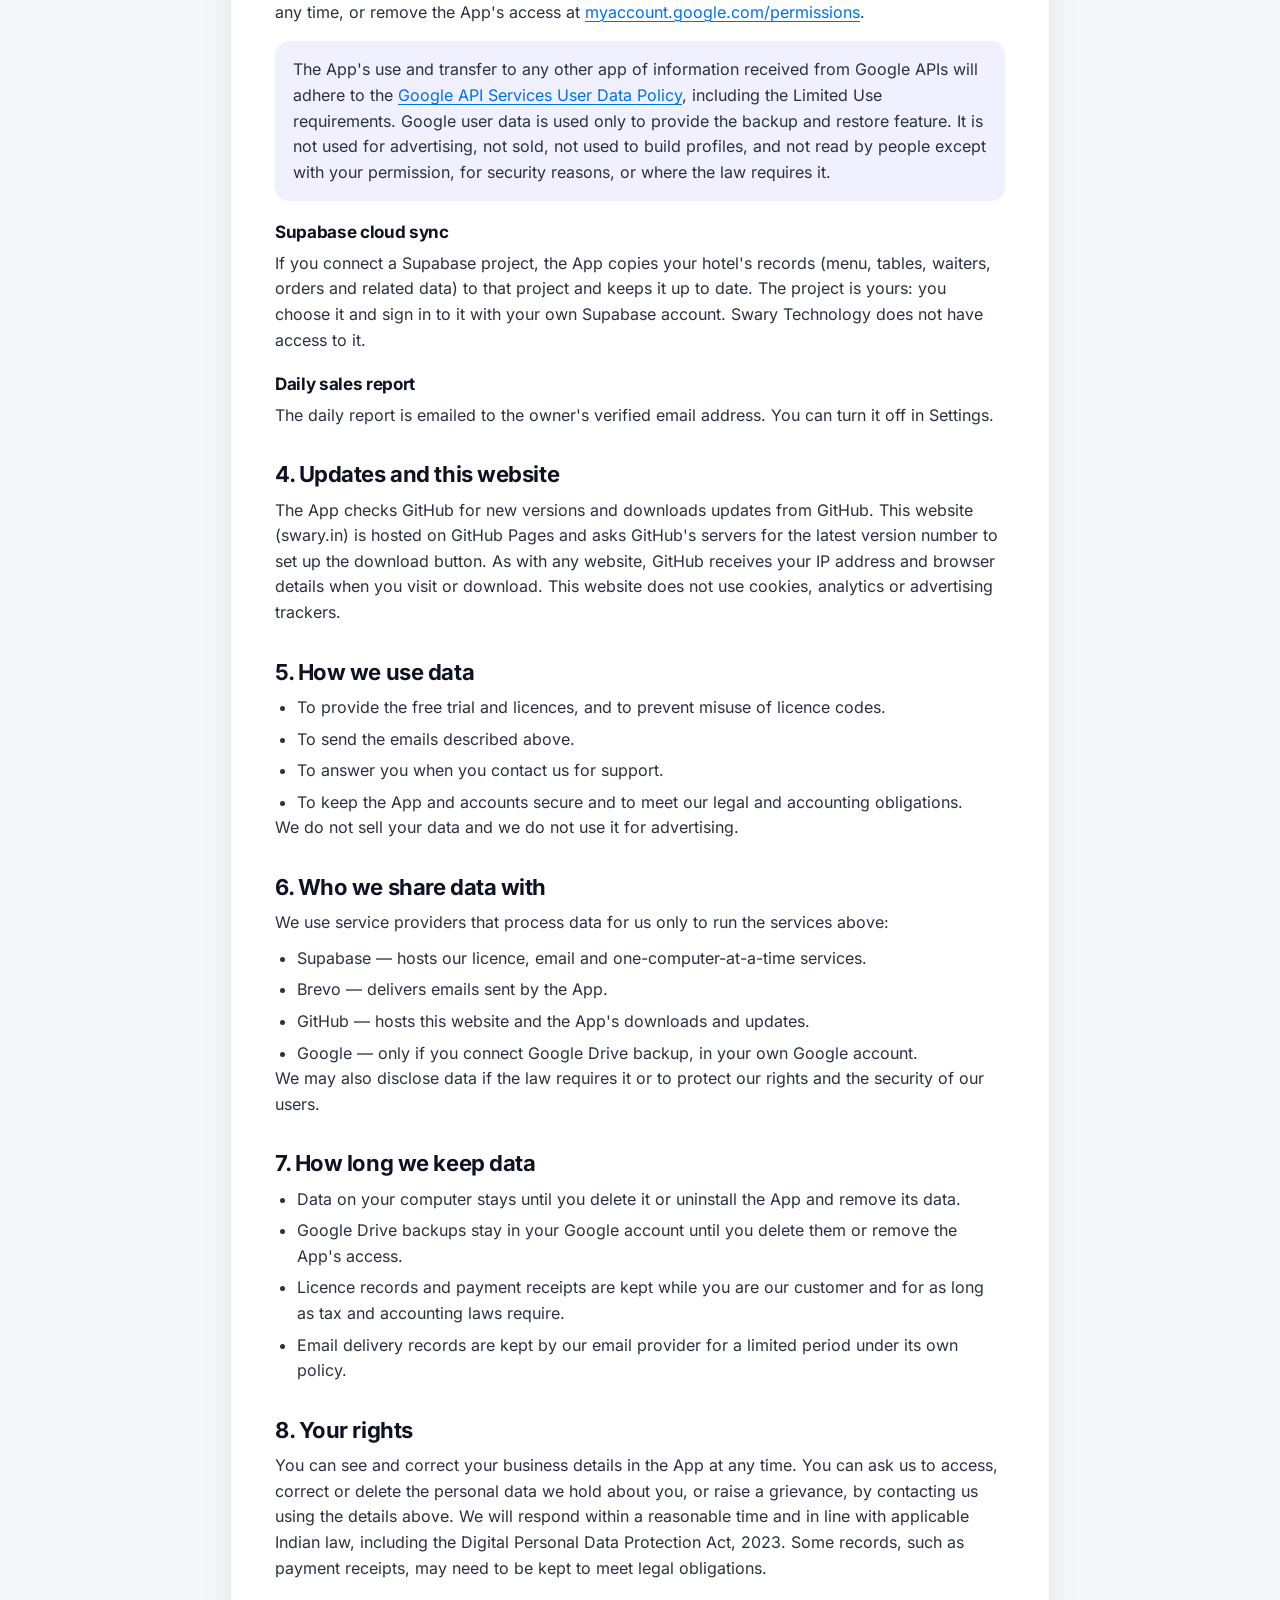
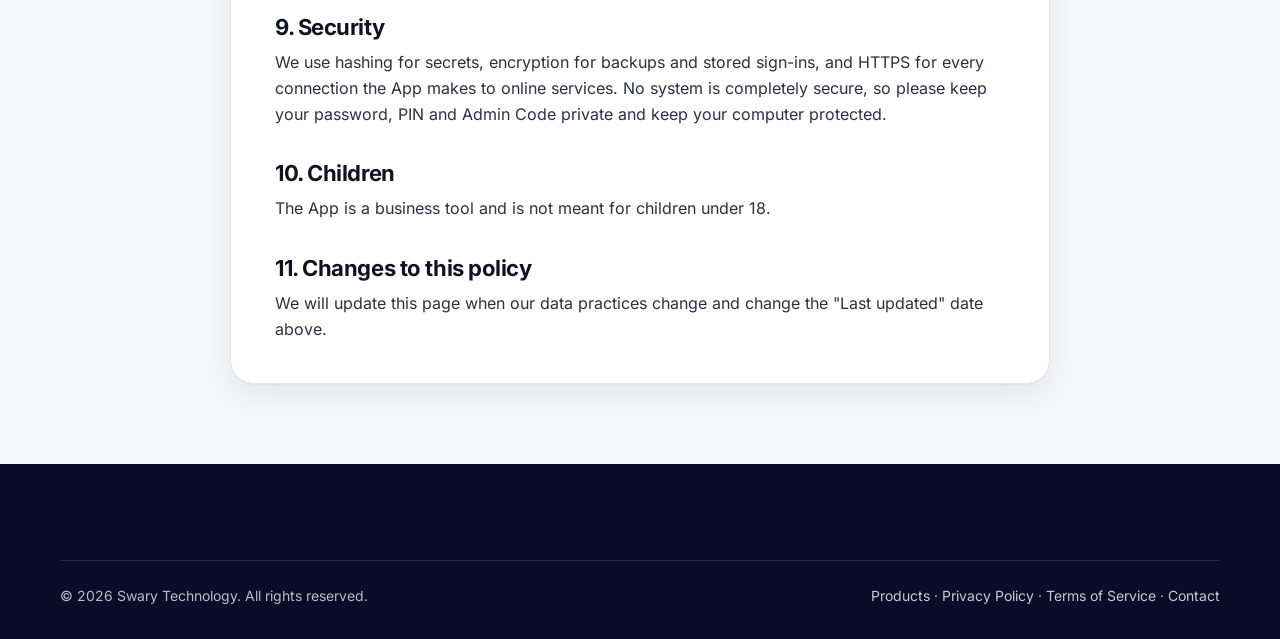
<file: privacy-policy.html>
<!doctype html>
<html lang="en-IN">
<head>
  <meta charset="utf-8">
  <meta name="viewport" content="width=device-width, initial-scale=1">
  <title>Privacy Policy — Swary Hotel Management | Swary Technology</title>
  <meta name="description" content="How Swary Hotel Management and swary.in handle your hotel's data, Google Drive backups, cloud sync, licences and emails.">
  <link rel="canonical" href="https://swary.in/privacy-policy.html">
  <meta name="theme-color" content="#0d0b29">
  <meta name="referrer" content="strict-origin-when-cross-origin">
  <meta http-equiv="Content-Security-Policy" content="default-src 'self'; script-src 'self'; style-src 'self'; img-src 'self' data:; font-src 'self'; connect-src https://api.github.com; base-uri 'self'; form-action 'none'; object-src 'none'">
  <meta property="og:type" content="article">
  <meta property="og:site_name" content="Swary Technology">
  <meta property="og:title" content="Privacy Policy — Swary Hotel Management">
  <meta property="og:url" content="https://swary.in/privacy-policy.html">
  <meta property="og:image" content="https://swary.in/assets/img/og-image.jpg">
  <link rel="icon" href="/favicon.ico" sizes="16x16 32x32 48x48">
  <link rel="icon" href="/assets/img/icon-192.png" sizes="192x192" type="image/png">
  <link rel="apple-touch-icon" href="/assets/img/apple-touch-icon.png">
  <link rel="manifest" href="/site.webmanifest">
  <link rel="stylesheet" href="/assets/css/site.css">
  <script src="/assets/js/site.js" defer></script>
</head>
<body>
  <a class="skip-link" href="#main">Skip to content</a>
  <header class="site-header">
    <div class="container header-row">
      <a class="brand" href="/" aria-label="Swary Technology home"><span class="brand-mark" aria-hidden="true">S</span>Swary Technology</a>
      <button class="nav-toggle" type="button" aria-expanded="false" aria-controls="site-nav" aria-label="Open menu">
        <svg viewBox="0 0 24 24" fill="none" stroke="currentColor" stroke-width="2" stroke-linecap="round" aria-hidden="true"><path d="M4 7h16M4 12h16M4 17h16"/></svg>
      </button>
      <nav class="site-nav" id="site-nav" aria-label="Main">
        <a href="/products/">Products</a>
        <a href="/#services">Services</a>
        <a href="/#about">About</a>
        <a href="/#contact">Contact</a>
        <a class="btn btn-primary btn-small" href="/products/hotel-management/#download">Free trial</a>
      </nav>
    </div>
  </header>

  <main id="main">
    <section class="legal-hero">
      <div class="container">
        <h1>Privacy Policy</h1>
        <p>Swary Hotel Management and swary.in · Last updated: 7 October 2026</p>
      </div>
    </section>

    <article class="legal container">
      <h2>Who we are</h2>
      <p>
        Swary Technology ("we", "us") makes Swary Hotel Management (the "App"), a Windows application that hotels
        and restaurants use for tables, orders, billing, menu, inventory, waiters and sales reports. This
        policy explains what data the App and this website handle, why, and the choices you have.
      </p>
      <p>
        Contact for privacy questions and requests: Nagesh Patil, Swary Technology —
        <a href="mailto:iamnageshpatil@gmail.com">iamnageshpatil@gmail.com</a>, <a href="tel:+919673159640">+91 96731 59640</a>.
      </p>

      <h2>1. Data kept on your computer</h2>
      <p>
        The App stores your hotel's data in a database on the computer where it is installed: business details
        (hotel name, address, owner name, mobile number, email, tax number, UPI ID), tables, waiters, menu,
        inventory, orders, bills, sales reports and settings. This data stays on your computer unless you turn
        on one of the optional cloud features below.
      </p>
      <p>
        Your login password, lock-screen PIN and Admin Code are stored only as one-way hashes, never in plain
        text. Sign-in tokens for Google and Supabase are encrypted with Windows' protection for the signed-in
        Windows user and are never sent to us.
      </p>

      <h2>2. Data that reaches Swary Technology</h2>
      <p>To run the free trial, licences and emails, the App sends a limited amount of data to services that we operate:</p>
      <ul>
        <li><strong>Licences and free trial:</strong> hotel name, owner name, email and mobile number; an identifier derived from your Windows installation (a one-way hash, not the identifier itself); the computer's name; and the App version. We use these to start the 15-day trial once per computer, activate and renew licences, move a licence to a new computer when you ask, and send renewal reminders and payment receipts.</li>
        <li><strong>One computer at a time:</strong> an account key stored in your hotel's database, an installation identifier and the computer's name, so the account stays signed in on one computer and you are told if another computer tries to sign in.</li>
        <li><strong>Emails:</strong> when the App sends an email — verification codes, security alerts, the welcome email, the daily sales report, licence reminders and receipts — it sends the recipient address and the email's content (for the daily report: the day's totals, category and hourly figures and waiter-wise sales) to our email service, which delivers it through our email provider. These are used only to deliver the email.</li>
      </ul>
      <p>We do not receive your menu, orders, bills or other hotel records, except the figures included in emails you choose to receive.</p>

      <h2>3. Optional features you control</h2>
      <h3>Google Drive backup</h3>
      <p>
        If you connect a Google account, the App asks Google for permission to see your email address (to show
        which account is connected) and for the <em>drive.appdata</em> permission, which only lets the App
        use its own private, hidden folder in that Google Drive. The App uses this access only to upload, list,
        download and delete its encrypted backups of your hotel database, and to show the storage used.
      </p>
      <p>
        Backups are encrypted on your computer before they are uploaded, with a key that is protected by your
        login password and Admin Code. Swary Technology cannot read them, and they are stored only in your Google
        account. You can disconnect Google Drive in the App's Settings at any time, or remove the App's access at
        <a href="https://myaccount.google.com/permissions" rel="noopener">myaccount.google.com/permissions</a>.
      </p>
      <div class="callout">
        <p>
          The App's use and transfer to any other app of information received from Google APIs will adhere to the
          <a href="https://developers.google.com/terms/api-services-user-data-policy" rel="noopener">Google API Services User Data Policy</a>,
          including the Limited Use requirements. Google user data is used only to provide the backup and restore
          feature. It is not used for advertising, not sold, not used to build profiles, and not read by people
          except with your permission, for security reasons, or where the law requires it.
        </p>
      </div>

      <h3>Supabase cloud sync</h3>
      <p>
        If you connect a Supabase project, the App copies your hotel's records (menu, tables, waiters, orders and
        related data) to that project and keeps it up to date. The project is yours: you choose it and sign in to it
        with your own Supabase account. Swary Technology does not have access to it.
      </p>

      <h3>Daily sales report</h3>
      <p>The daily report is emailed to the owner's verified email address. You can turn it off in Settings.</p>

      <h2>4. Updates and this website</h2>
      <p>
        The App checks GitHub for new versions and downloads updates from GitHub. This website (swary.in) is hosted
        on GitHub Pages and asks GitHub's servers for the latest version number to set up the download button.
        As with any website, GitHub receives your IP address and browser details when you visit or download. This
        website does not use cookies, analytics or advertising trackers.
      </p>

      <h2>5. How we use data</h2>
      <ul>
        <li>To provide the free trial and licences, and to prevent misuse of licence codes.</li>
        <li>To send the emails described above.</li>
        <li>To answer you when you contact us for support.</li>
        <li>To keep the App and accounts secure and to meet our legal and accounting obligations.</li>
      </ul>
      <p>We do not sell your data and we do not use it for advertising.</p>

      <h2>6. Who we share data with</h2>
      <p>We use service providers that process data for us only to run the services above:</p>
      <ul>
        <li>Supabase — hosts our licence, email and one-computer-at-a-time services.</li>
        <li>Brevo — delivers emails sent by the App.</li>
        <li>GitHub — hosts this website and the App's downloads and updates.</li>
        <li>Google — only if you connect Google Drive backup, in your own Google account.</li>
      </ul>
      <p>We may also disclose data if the law requires it or to protect our rights and the security of our users.</p>

      <h2>7. How long we keep data</h2>
      <ul>
        <li>Data on your computer stays until you delete it or uninstall the App and remove its data.</li>
        <li>Google Drive backups stay in your Google account until you delete them or remove the App's access.</li>
        <li>Licence records and payment receipts are kept while you are our customer and for as long as tax and accounting laws require.</li>
        <li>Email delivery records are kept by our email provider for a limited period under its own policy.</li>
      </ul>

      <h2>8. Your rights</h2>
      <p>
        You can see and correct your business details in the App at any time. You can ask us to access, correct or
        delete the personal data we hold about you, or raise a grievance, by contacting us using the details above.
        We will respond within a reasonable time and in line with applicable Indian law, including the Digital
        Personal Data Protection Act, 2023. Some records, such as payment receipts, may need to be kept to meet legal
        obligations.
      </p>

      <h2>9. Security</h2>
      <p>
        We use hashing for secrets, encryption for backups and stored sign-ins, and HTTPS for every connection the App
        makes to online services. No system is completely secure, so please keep your password, PIN and Admin Code private and keep your
        computer protected.
      </p>

      <h2>10. Children</h2>
      <p>The App is a business tool and is not meant for children under 18.</p>

      <h2>11. Changes to this policy</h2>
      <p>
        We will update this page when our data practices change and change the "Last updated" date above.
      </p>
    </article>
  </main>

  <footer class="site-footer">
    <div class="container">
      <div class="footer-bottom">
        <span>© <span data-year>2026</span> Swary Technology. All rights reserved.</span>
        <span><a href="/products/">Products</a> · <a href="/privacy-policy.html">Privacy Policy</a> · <a href="/terms.html">Terms of Service</a> · <a href="/#contact">Contact</a></span>
      </div>
    </div>
  </footer>
</body>
</html>
</file>
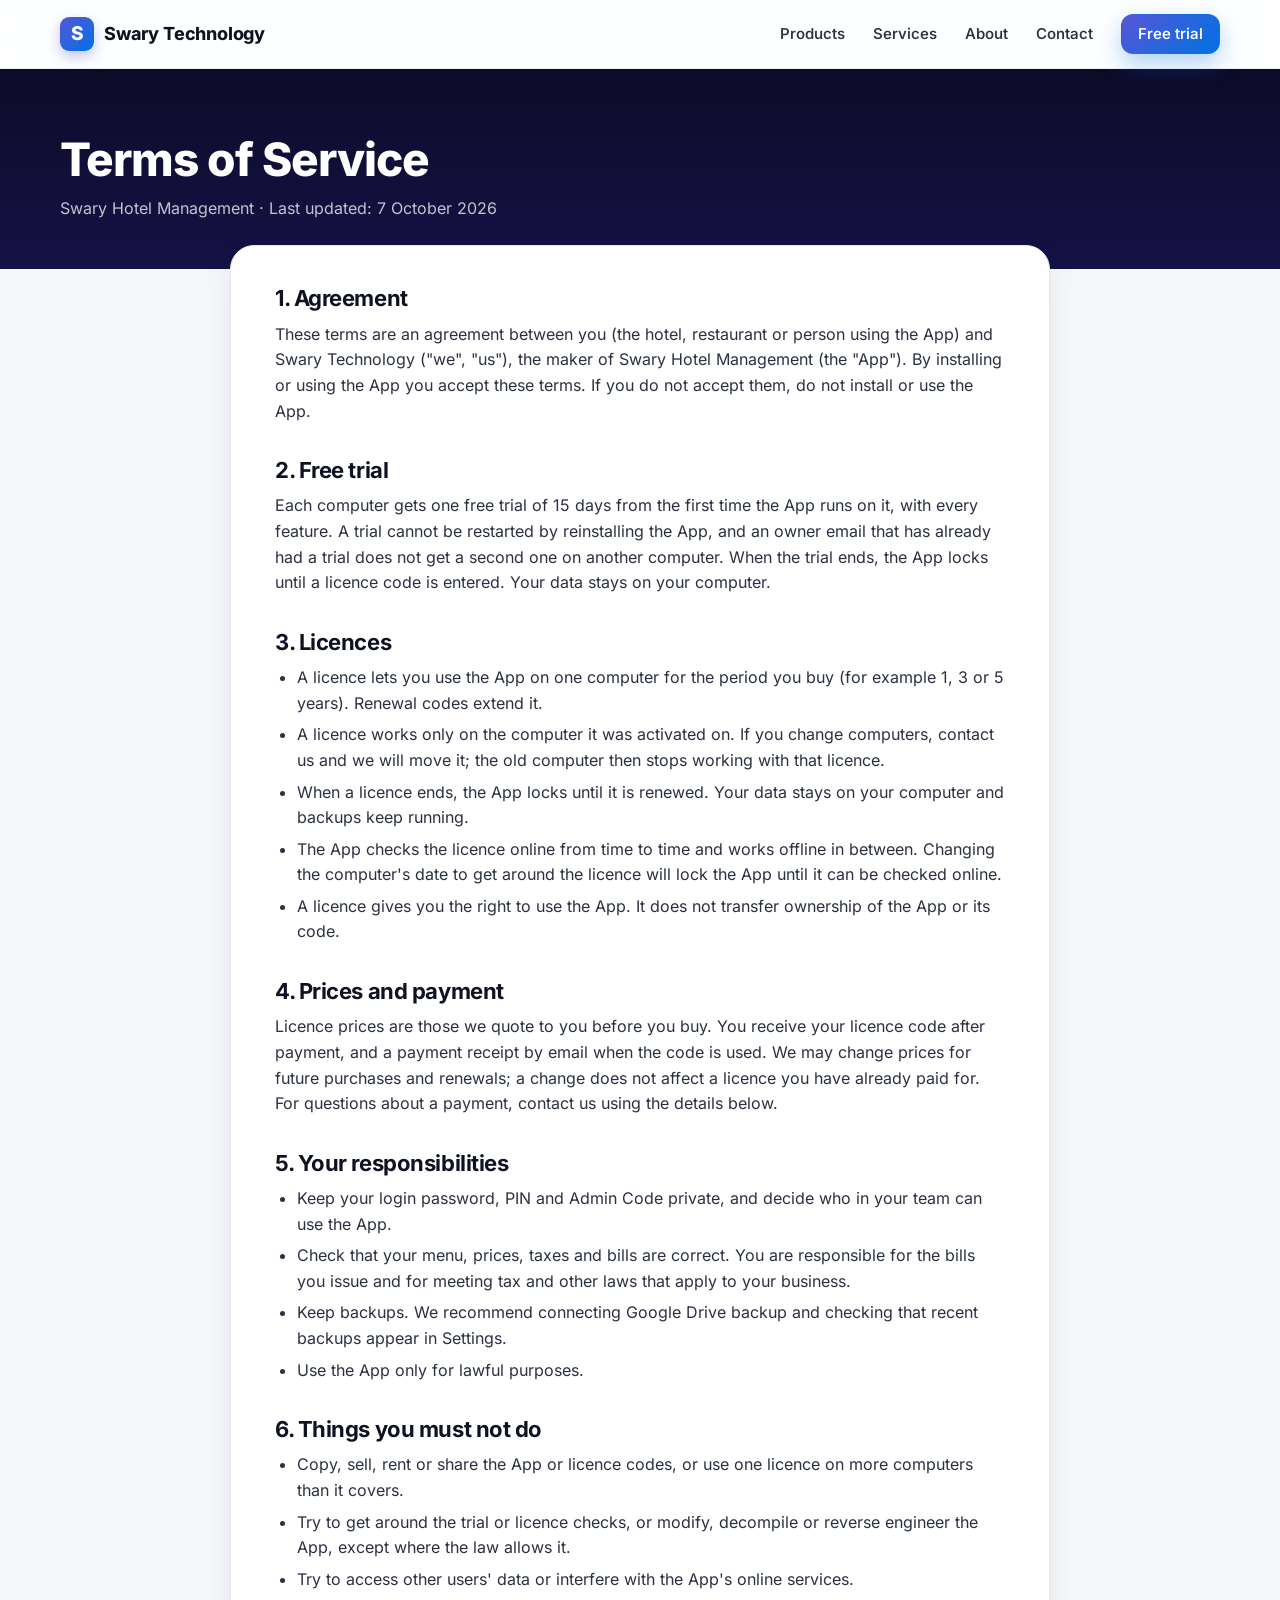
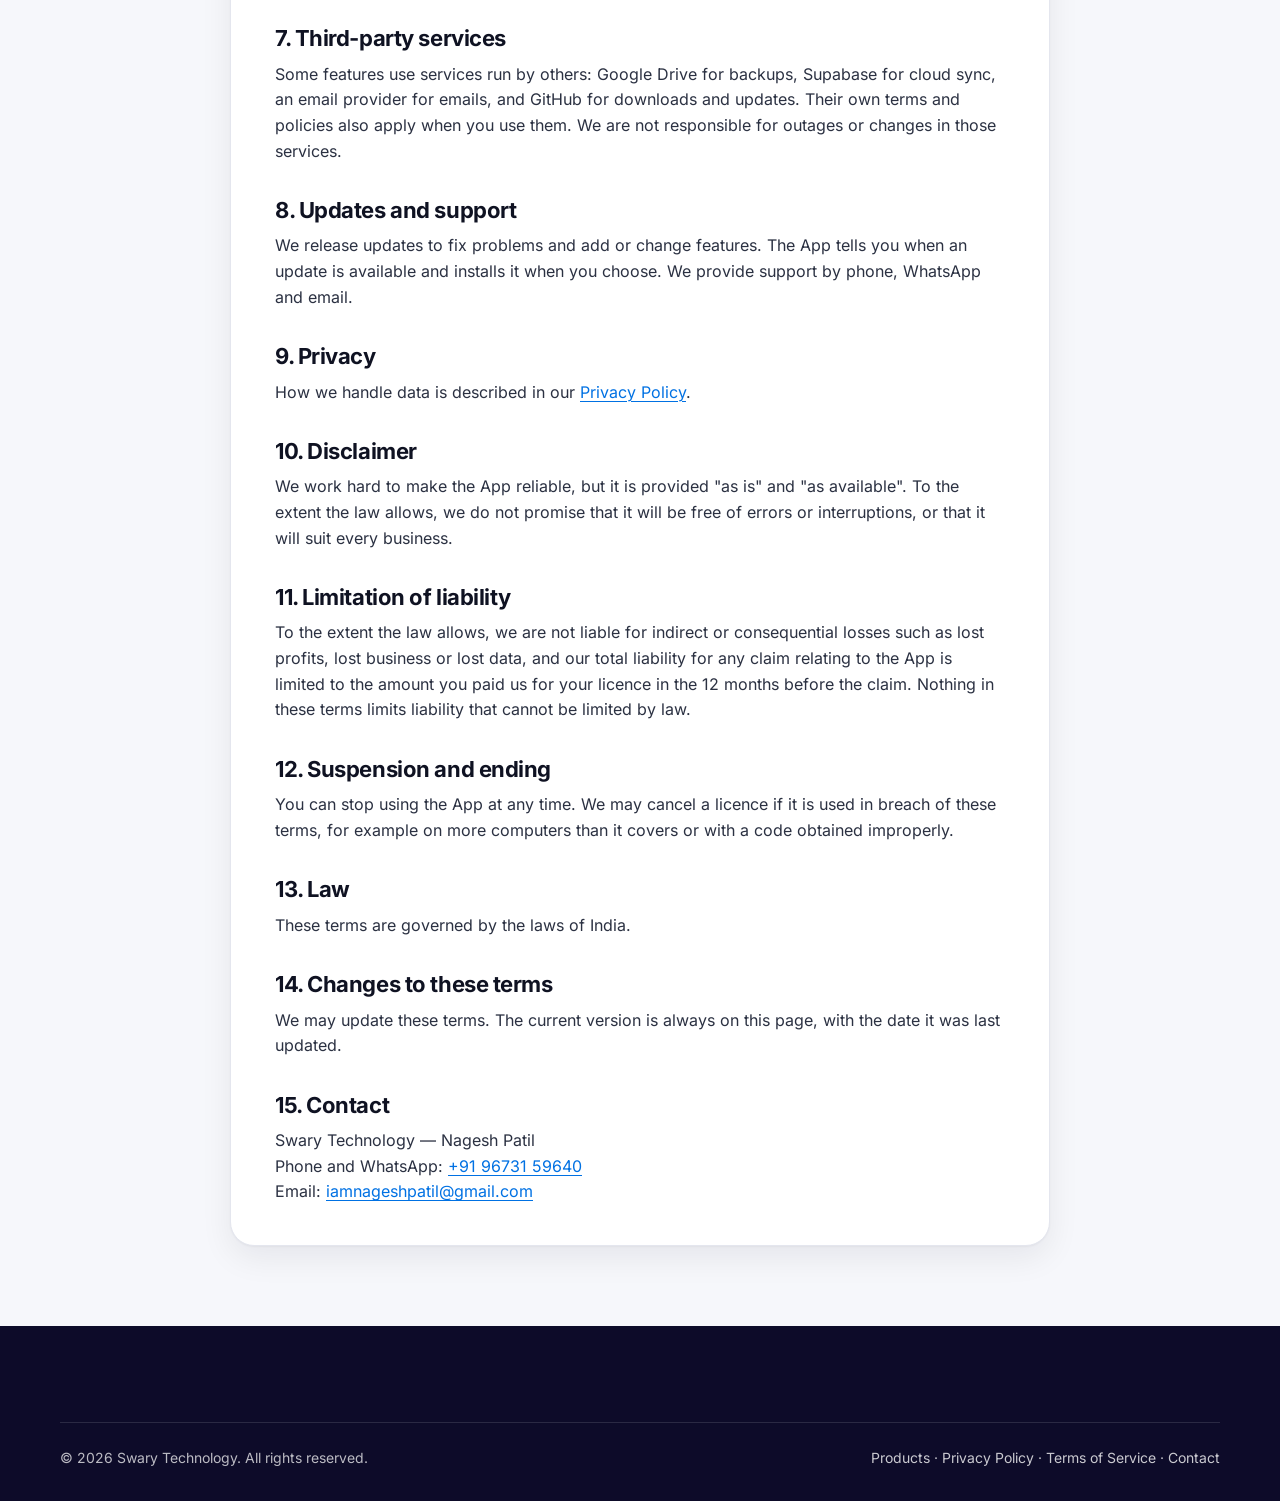
<file: terms.html>
<!doctype html>
<html lang="en-IN">
<head>
  <meta charset="utf-8">
  <meta name="viewport" content="width=device-width, initial-scale=1">
  <title>Terms of Service — Swary Hotel Management | Swary Technology</title>
  <meta name="description" content="The terms for using Swary Hotel Management: free trial, licences, payments, your responsibilities and ours.">
  <link rel="canonical" href="https://swary.in/terms.html">
  <meta name="theme-color" content="#0d0b29">
  <meta name="referrer" content="strict-origin-when-cross-origin">
  <meta http-equiv="Content-Security-Policy" content="default-src 'self'; script-src 'self'; style-src 'self'; img-src 'self' data:; font-src 'self'; connect-src https://api.github.com; base-uri 'self'; form-action 'none'; object-src 'none'">
  <meta property="og:type" content="article">
  <meta property="og:site_name" content="Swary Technology">
  <meta property="og:title" content="Terms of Service — Swary Hotel Management">
  <meta property="og:url" content="https://swary.in/terms.html">
  <meta property="og:image" content="https://swary.in/assets/img/og-image.jpg">
  <link rel="icon" href="/favicon.ico" sizes="16x16 32x32 48x48">
  <link rel="icon" href="/assets/img/icon-192.png" sizes="192x192" type="image/png">
  <link rel="apple-touch-icon" href="/assets/img/apple-touch-icon.png">
  <link rel="manifest" href="/site.webmanifest">
  <link rel="stylesheet" href="/assets/css/site.css">
  <script src="/assets/js/site.js" defer></script>
</head>
<body>
  <a class="skip-link" href="#main">Skip to content</a>
  <header class="site-header">
    <div class="container header-row">
      <a class="brand" href="/" aria-label="Swary Technology home"><span class="brand-mark" aria-hidden="true">S</span>Swary Technology</a>
      <button class="nav-toggle" type="button" aria-expanded="false" aria-controls="site-nav" aria-label="Open menu">
        <svg viewBox="0 0 24 24" fill="none" stroke="currentColor" stroke-width="2" stroke-linecap="round" aria-hidden="true"><path d="M4 7h16M4 12h16M4 17h16"/></svg>
      </button>
      <nav class="site-nav" id="site-nav" aria-label="Main">
        <a href="/products/">Products</a>
        <a href="/#services">Services</a>
        <a href="/#about">About</a>
        <a href="/#contact">Contact</a>
        <a class="btn btn-primary btn-small" href="/products/hotel-management/#download">Free trial</a>
      </nav>
    </div>
  </header>

  <main id="main">
    <section class="legal-hero">
      <div class="container">
        <h1>Terms of Service</h1>
        <p>Swary Hotel Management · Last updated: 7 October 2026</p>
      </div>
    </section>

    <article class="legal container">
      <h2>1. Agreement</h2>
      <p>
        These terms are an agreement between you (the hotel, restaurant or person using the App) and Swary Technology ("we",
        "us"), the maker of Swary Hotel Management (the "App"). By installing or using the App you accept these terms.
        If you do not accept them, do not install or use the App.
      </p>

      <h2>2. Free trial</h2>
      <p>
        Each computer gets one free trial of 15 days from the first time the App runs on it, with every feature. A trial
        cannot be restarted by reinstalling the App, and an owner email that has already had a trial does not get a
        second one on another computer. When the trial ends, the App locks until a licence code is entered. Your data stays
        on your computer.
      </p>

      <h2>3. Licences</h2>
      <ul>
        <li>A licence lets you use the App on one computer for the period you buy (for example 1, 3 or 5 years). Renewal codes extend it.</li>
        <li>A licence works only on the computer it was activated on. If you change computers, contact us and we will move it; the old computer then stops working with that licence.</li>
        <li>When a licence ends, the App locks until it is renewed. Your data stays on your computer and backups keep running.</li>
        <li>The App checks the licence online from time to time and works offline in between. Changing the computer's date to get around the licence will lock the App until it can be checked online.</li>
        <li>A licence gives you the right to use the App. It does not transfer ownership of the App or its code.</li>
      </ul>

      <h2>4. Prices and payment</h2>
      <p>
        Licence prices are those we quote to you before you buy. You receive your licence code after payment, and a payment
        receipt by email when the code is used. We may change prices for future purchases and renewals; a change does not
        affect a licence you have already paid for. For questions about a payment, contact us using the details below.
      </p>

      <h2>5. Your responsibilities</h2>
      <ul>
        <li>Keep your login password, PIN and Admin Code private, and decide who in your team can use the App.</li>
        <li>Check that your menu, prices, taxes and bills are correct. You are responsible for the bills you issue and for meeting tax and other laws that apply to your business.</li>
        <li>Keep backups. We recommend connecting Google Drive backup and checking that recent backups appear in Settings.</li>
        <li>Use the App only for lawful purposes.</li>
      </ul>

      <h2>6. Things you must not do</h2>
      <ul>
        <li>Copy, sell, rent or share the App or licence codes, or use one licence on more computers than it covers.</li>
        <li>Try to get around the trial or licence checks, or modify, decompile or reverse engineer the App, except where the law allows it.</li>
        <li>Try to access other users' data or interfere with the App's online services.</li>
      </ul>

      <h2>7. Third-party services</h2>
      <p>
        Some features use services run by others: Google Drive for backups, Supabase for cloud sync, an email provider for
        emails, and GitHub for downloads and updates. Their own terms and policies also apply when you use them. We are not
        responsible for outages or changes in those services.
      </p>

      <h2>8. Updates and support</h2>
      <p>
        We release updates to fix problems and add or change features. The App tells you when an update is available and
        installs it when you choose. We provide support by phone, WhatsApp and email.
      </p>

      <h2>9. Privacy</h2>
      <p>How we handle data is described in our <a href="/privacy-policy.html">Privacy Policy</a>.</p>

      <h2>10. Disclaimer</h2>
      <p>
        We work hard to make the App reliable, but it is provided "as is" and "as available". To the extent the law allows,
        we do not promise that it will be free of errors or interruptions, or that it will suit every business.
      </p>

      <h2>11. Limitation of liability</h2>
      <p>
        To the extent the law allows, we are not liable for indirect or consequential losses such as lost profits, lost
        business or lost data, and our total liability for any claim relating to the App is limited to the amount you paid
        us for your licence in the 12 months before the claim. Nothing in these terms limits liability that cannot be
        limited by law.
      </p>

      <h2>12. Suspension and ending</h2>
      <p>
        You can stop using the App at any time. We may cancel a licence if it is used in breach of these terms, for example
        on more computers than it covers or with a code obtained improperly.
      </p>

      <h2>13. Law</h2>
      <p>These terms are governed by the laws of India.</p>

      <h2>14. Changes to these terms</h2>
      <p>We may update these terms. The current version is always on this page, with the date it was last updated.</p>

      <h2>15. Contact</h2>
      <p>
        Swary Technology — Nagesh Patil<br>
        Phone and WhatsApp: <a href="tel:+919673159640">+91 96731 59640</a><br>
        Email: <a href="mailto:iamnageshpatil@gmail.com">iamnageshpatil@gmail.com</a>
      </p>
    </article>
  </main>

  <footer class="site-footer">
    <div class="container">
      <div class="footer-bottom">
        <span>© <span data-year>2026</span> Swary Technology. All rights reserved.</span>
        <span><a href="/products/">Products</a> · <a href="/privacy-policy.html">Privacy Policy</a> · <a href="/terms.html">Terms of Service</a> · <a href="/#contact">Contact</a></span>
      </div>
    </div>
  </footer>
</body>
</html>
</file>
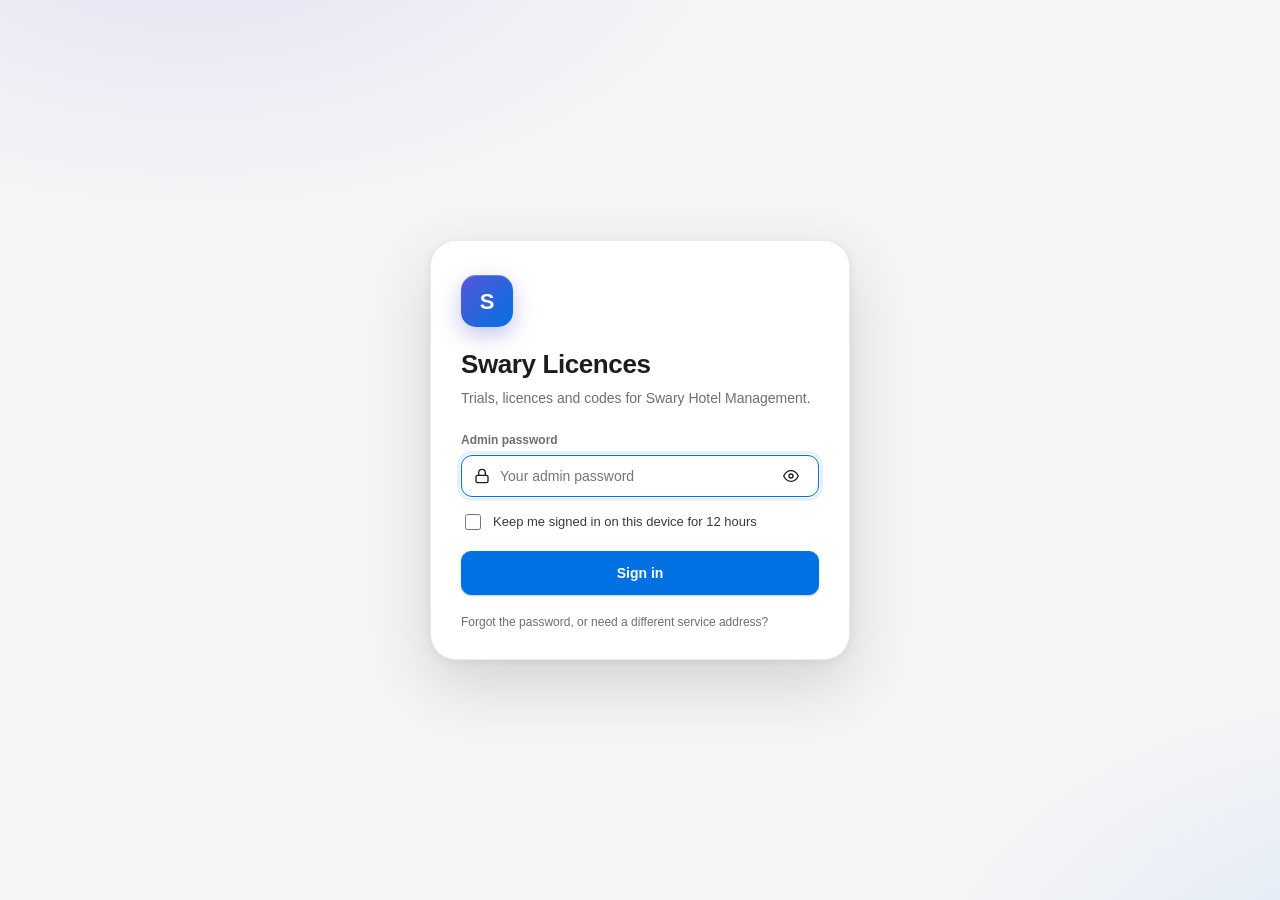
<file: admin/licenses.html>
<!doctype html>
<html lang="en">
<head>
<meta charset="utf-8">
<meta name="viewport" content="width=device-width, initial-scale=1">
<meta name="robots" content="noindex, nofollow">
<meta name="referrer" content="no-referrer">
<meta http-equiv="Content-Security-Policy" content="default-src 'none'; script-src 'unsafe-inline'; style-src 'unsafe-inline' https://fonts.googleapis.com; font-src https://fonts.gstatic.com; connect-src https://*.supabase.co; img-src data:; base-uri 'none'; form-action 'none'">
<title>Swary Licences</title>
<link rel="preconnect" href="https://fonts.googleapis.com">
<link rel="preconnect" href="https://fonts.gstatic.com" crossorigin>
<link rel="stylesheet" href="https://fonts.googleapis.com/css2?family=Inter:wght@400;500;600;700&display=swap">
<!--
  Swary Technology licence admin, hosted at https://swary.in/admin/licenses.html
  from the hotel-management-site repository (copy this file there after
  changing it). It also works opened straight from disk.

  Sign in with the admin password set in the Supabase dashboard (Edge
  Functions → Secrets → SWARY_ADMIN_PASSWORD). The password is sent once and
  never stored; the page keeps a 12-hour session instead, and signs out after
  30 minutes without activity. Nothing in this file ships with the app.
-->
<style>
  :root {
    --canvas: #f5f5f7; --surface: #ffffff; --surface-2: #fbfbfd; --fill: rgba(0,0,0,.04); --fill-2: rgba(0,0,0,.07);
    --ink: #1d1d1f; --ink-2: #3a3a3c; --muted: #6e6e73; --faint: #aeaeb2;
    --line: rgba(0,0,0,.08); --line-strong: rgba(0,0,0,.14);
    --accent: #0071e3; --accent-hover: #0062c4; --accent-soft: rgba(0,113,227,.10);
    --brand-a: #5856d6; --brand-b: #0071e3;
    --success: #1f7a35; --success-soft: rgba(52,199,89,.14);
    --warning: #a14a00; --warning-soft: rgba(255,149,0,.16);
    --danger: #c4001a; --danger-soft: rgba(255,59,48,.11);
    --info: #0063c6; --info-soft: rgba(0,113,227,.10);
    --violet: #4b49c9; --violet-soft: rgba(88,86,214,.12);
    --shadow-1: 0 1px 2px rgba(0,0,0,.04), 0 6px 20px rgba(0,0,0,.04);
    --shadow-2: 0 2px 8px rgba(0,0,0,.06), 0 24px 64px rgba(0,0,0,.14);
    --backdrop: rgba(20,20,24,.32);
    --header: rgba(245,245,247,.78);
    color-scheme: light;
  }
  @media (prefers-color-scheme: dark) {
    :root:not([data-theme="light"]) {
      --canvas: #000000; --surface: #1c1c1e; --surface-2: #232325; --fill: rgba(255,255,255,.06); --fill-2: rgba(255,255,255,.10);
      --ink: #f5f5f7; --ink-2: #d1d1d6; --muted: #98989d; --faint: #636366;
      --line: rgba(255,255,255,.08); --line-strong: rgba(255,255,255,.16);
      --accent: #0a84ff; --accent-hover: #339dff; --accent-soft: rgba(10,132,255,.16);
      --success: #30d158; --success-soft: rgba(48,209,88,.14);
      --warning: #ff9f0a; --warning-soft: rgba(255,159,10,.16);
      --danger: #ff453a; --danger-soft: rgba(255,69,58,.15);
      --info: #64b5ff; --info-soft: rgba(10,132,255,.16);
      --violet: #a5a3ff; --violet-soft: rgba(94,92,230,.2);
      --shadow-1: 0 1px 2px rgba(0,0,0,.4), 0 6px 20px rgba(0,0,0,.3);
      --shadow-2: 0 2px 8px rgba(0,0,0,.5), 0 24px 64px rgba(0,0,0,.6);
      --backdrop: rgba(0,0,0,.55);
      --header: rgba(0,0,0,.66);
      color-scheme: dark;
    }
  }
  :root[data-theme="dark"] {
    --canvas: #000000; --surface: #1c1c1e; --surface-2: #232325; --fill: rgba(255,255,255,.06); --fill-2: rgba(255,255,255,.10);
    --ink: #f5f5f7; --ink-2: #d1d1d6; --muted: #98989d; --faint: #636366;
    --line: rgba(255,255,255,.08); --line-strong: rgba(255,255,255,.16);
    --accent: #0a84ff; --accent-hover: #339dff; --accent-soft: rgba(10,132,255,.16);
    --success: #30d158; --success-soft: rgba(48,209,88,.14);
    --warning: #ff9f0a; --warning-soft: rgba(255,159,10,.16);
    --danger: #ff453a; --danger-soft: rgba(255,69,58,.15);
    --info: #64b5ff; --info-soft: rgba(10,132,255,.16);
    --violet: #a5a3ff; --violet-soft: rgba(94,92,230,.2);
    --shadow-1: 0 1px 2px rgba(0,0,0,.4), 0 6px 20px rgba(0,0,0,.3);
    --shadow-2: 0 2px 8px rgba(0,0,0,.5), 0 24px 64px rgba(0,0,0,.6);
    --backdrop: rgba(0,0,0,.55);
    --header: rgba(0,0,0,.66);
    color-scheme: dark;
  }

  * { box-sizing: border-box; }
  html, body { margin: 0; }
  body {
    background: var(--canvas); color: var(--ink);
    font: 14px/1.5 Inter, -apple-system, BlinkMacSystemFont, "Segoe UI", Roboto, sans-serif;
    -webkit-font-smoothing: antialiased; font-feature-settings: "cv11", "ss01";
  }
  button, input, select, textarea { font: inherit; color: inherit; }
  .mono { font-family: "SF Mono", ui-monospace, Menlo, Consolas, monospace; font-size: .95em; letter-spacing: .01em; }
  .muted { color: var(--muted); }
  .hidden { display: none !important; }
  svg.icon { width: 16px; height: 16px; stroke: currentColor; fill: none; stroke-width: 2; stroke-linecap: round; stroke-linejoin: round; flex: none; }

  /* Buttons and fields */
  .btn {
    display: inline-flex; align-items: center; justify-content: center; gap: 7px;
    height: 36px; padding: 0 14px; border-radius: 10px; border: 1px solid var(--line-strong);
    background: var(--surface); font-weight: 600; font-size: 13px; cursor: pointer; white-space: nowrap;
    transition: background .15s, border-color .15s, transform .1s, box-shadow .15s; text-decoration: none; color: var(--ink);
  }
  .btn:hover { background: var(--fill); }
  .btn:active { transform: scale(.98); }
  .btn:focus-visible, .field:focus-within, .chip:focus-visible, .tab:focus-visible { outline: 3px solid var(--accent-soft); outline-offset: 1px; }
  .btn.primary { background: var(--accent); border-color: var(--accent); color: #fff; box-shadow: 0 1px 2px rgba(0,113,227,.3); }
  .btn.primary:hover { background: var(--accent-hover); }
  .btn.ghost { border-color: transparent; background: transparent; }
  .btn.ghost:hover { background: var(--fill); }
  .btn.danger { color: var(--danger); }
  .btn.danger:hover { background: var(--danger-soft); border-color: transparent; }
  .btn.small { height: 30px; padding: 0 10px; font-size: 12px; border-radius: 8px; }
  .btn.icon-only { width: 36px; padding: 0; }
  .btn.small.icon-only { width: 30px; }
  .btn[disabled], .btn[aria-disabled="true"] { opacity: .45; pointer-events: none; }
  .label { display: block; font-size: 12px; font-weight: 600; color: var(--muted); margin-bottom: 6px; }
  .field {
    display: flex; align-items: center; gap: 8px; height: 42px; padding: 0 12px;
    border: 1px solid var(--line-strong); border-radius: 11px; background: var(--surface-2); transition: border-color .15s, background .15s;
  }
  .field:focus-within { border-color: var(--accent); background: var(--surface); }
  .field input, .field select { flex: 1; min-width: 0; border: 0; outline: 0; background: transparent; height: 100%; }
  .field .prefix { color: var(--muted); font-weight: 600; }
  textarea.field { height: auto; padding: 10px 12px; resize: vertical; width: 100%; line-height: 1.55; outline: 0; }

  /* Sign-in */
  .signin { min-height: 100vh; display: grid; place-items: center; padding: 32px 16px;
    background: radial-gradient(900px 500px at 15% -10%, var(--violet-soft), transparent 60%), radial-gradient(800px 500px at 110% 110%, var(--accent-soft), transparent 60%), var(--canvas); }
  .signin-card { width: min(420px, 100%); background: var(--surface); border: 1px solid var(--line); border-radius: 26px; padding: 34px 30px 28px; box-shadow: var(--shadow-2); animation: rise .35s cubic-bezier(.2,.9,.25,1); }
  .brand-mark { width: 52px; height: 52px; border-radius: 15px; display: grid; place-items: center; color: #fff; font-weight: 700; font-size: 22px;
    background: linear-gradient(135deg, var(--brand-a), var(--brand-b)); box-shadow: 0 8px 22px rgba(88,86,214,.35), inset 0 1px 0 rgba(255,255,255,.25); }
  .brand-mark.small { width: 34px; height: 34px; border-radius: 10px; font-size: 15px; box-shadow: 0 4px 12px rgba(88,86,214,.3); }
  .signin h1 { margin: 18px 0 4px; font-size: 26px; letter-spacing: -.4px; }
  .check { display: flex; align-items: center; gap: 9px; font-size: 13px; color: var(--ink-2); cursor: pointer; user-select: none; }
  .check input { width: 16px; height: 16px; accent-color: var(--accent); }
  details.advanced summary { cursor: pointer; font-size: 12px; color: var(--muted); list-style: none; }
  details.advanced summary::-webkit-details-marker { display: none; }

  /* App shell */
  header.top { position: sticky; top: 0; z-index: 20; background: var(--header); backdrop-filter: saturate(180%) blur(20px); -webkit-backdrop-filter: saturate(180%) blur(20px); border-bottom: 1px solid var(--line); }
  .bar { max-width: 1280px; margin: 0 auto; padding: 12px 24px; display: flex; align-items: center; gap: 12px; }
  .bar .title { font-weight: 700; font-size: 15px; letter-spacing: -.2px; }
  .bar .sub { font-size: 12px; color: var(--muted); }
  .bar .spacer { flex: 1; }
  .synced { font-size: 12px; color: var(--muted); }
  main { max-width: 1280px; margin: 0 auto; padding: 26px 24px 80px; }
  .page-head { display: flex; flex-wrap: wrap; align-items: flex-end; justify-content: space-between; gap: 12px; margin-bottom: 18px; }
  .page-head h1 { margin: 0; font-size: 28px; letter-spacing: -.5px; }

  .tiles { display: grid; grid-template-columns: repeat(7, minmax(0, 1fr)); gap: 12px; margin-bottom: 18px; }
  @media (max-width: 1180px) { .tiles { grid-template-columns: repeat(4, minmax(0, 1fr)); } .tiles .tile:last-child { grid-column: span 2; } }
  .tile { text-align: left; background: var(--surface); border: 1px solid var(--line); border-radius: 18px; padding: 14px 16px 15px; box-shadow: var(--shadow-1);
    cursor: pointer; transition: transform .15s, box-shadow .15s, border-color .15s; }
  .tile:hover { transform: translateY(-2px); box-shadow: var(--shadow-2); }
  .tile.active { border-color: var(--accent); box-shadow: 0 0 0 3px var(--accent-soft); }
  .tile .top { display: flex; align-items: center; justify-content: space-between; color: var(--muted); font-size: 12px; font-weight: 600; }
  .tile .glyph { width: 28px; height: 28px; border-radius: 9px; display: grid; place-items: center; }
  .tile b { display: block; margin-top: 8px; font-size: 26px; letter-spacing: -.6px; font-weight: 700; white-space: nowrap; overflow: hidden; text-overflow: ellipsis; }
  .tile .hint { font-size: 11px; color: var(--muted); }

  .card { background: var(--surface); border: 1px solid var(--line); border-radius: 22px; box-shadow: var(--shadow-1); }
  .toolbar { display: flex; flex-wrap: wrap; align-items: center; gap: 10px; padding: 14px 16px; border-bottom: 1px solid var(--line); }
  .tabs { display: inline-flex; padding: 3px; gap: 2px; border-radius: 12px; background: var(--fill); }
  .tab { border: 0; background: transparent; height: 32px; padding: 0 14px; border-radius: 9px; font-weight: 600; font-size: 13px; color: var(--muted); cursor: pointer; display: inline-flex; align-items: center; gap: 7px; }
  .tab[aria-selected="true"] { background: var(--surface); color: var(--ink); box-shadow: 0 1px 3px rgba(0,0,0,.12); }
  .tab .count { font-size: 11px; padding: 1px 7px; border-radius: 999px; background: var(--fill-2); color: var(--muted); }
  .search { flex: 1 1 240px; max-width: 360px; height: 38px; margin-left: auto; }
  .chips { display: flex; flex-wrap: wrap; gap: 6px; padding: 12px 16px 0; }
  .chip { border: 1px solid var(--line-strong); background: transparent; height: 30px; padding: 0 12px; border-radius: 999px; font-size: 12px; font-weight: 600; color: var(--ink-2); cursor: pointer; display: inline-flex; align-items: center; gap: 6px; }
  .chip:hover { background: var(--fill); }
  .chip[aria-pressed="true"] { background: var(--ink); border-color: var(--ink); color: var(--surface); }
  .chip .n { opacity: .65; font-weight: 500; }

  .table-wrap { overflow-x: auto; padding: 6px 4px 8px; }
  table { width: 100%; border-collapse: separate; border-spacing: 0; font-size: 13px; }
  th { position: sticky; top: 0; text-align: left; font-size: 11px; font-weight: 600; text-transform: uppercase; letter-spacing: .05em; color: var(--muted); padding: 10px 12px; border-bottom: 1px solid var(--line); white-space: nowrap; background: var(--surface); }
  td { padding: 12px; border-bottom: 1px solid var(--line); vertical-align: middle; }
  tr:last-child td { border-bottom: 0; }
  tbody tr { transition: background .12s; }
  tbody tr.clickable { cursor: pointer; }
  tbody tr:hover { background: var(--fill); }
  td.actions { text-align: right; white-space: nowrap; }
  td.mono { white-space: nowrap; }
  td .sub { display: block; font-size: 12px; color: var(--muted); margin-top: 1px; }
  .who { display: flex; align-items: center; gap: 11px; min-width: 190px; }
  .avatar { width: 34px; height: 34px; border-radius: 11px; display: grid; place-items: center; font-weight: 700; font-size: 13px; color: #fff; flex: none; }
  .who b { font-weight: 600; }

  .pill { display: inline-flex; align-items: center; gap: 6px; height: 24px; padding: 0 10px; border-radius: 999px; font-size: 12px; font-weight: 600; white-space: nowrap; }
  .pill::before { content: ""; width: 6px; height: 6px; border-radius: 50%; background: currentColor; }
  .tone-success { background: var(--success-soft); color: var(--success); }
  .tone-warning { background: var(--warning-soft); color: var(--warning); }
  .tone-danger { background: var(--danger-soft); color: var(--danger); }
  .tone-info { background: var(--info-soft); color: var(--info); }
  .tone-violet { background: var(--violet-soft); color: var(--violet); }
  .tone-neutral { background: var(--fill-2); color: var(--muted); }

  .empty { padding: 56px 16px; text-align: center; color: var(--muted); }
  .empty .glyph { width: 46px; height: 46px; margin: 0 auto 12px; border-radius: 14px; display: grid; place-items: center; background: var(--fill); }
  .empty b { display: block; color: var(--ink); font-size: 15px; margin-bottom: 4px; }
  .skeleton { height: 14px; border-radius: 7px; background: linear-gradient(90deg, var(--fill) 0%, var(--fill-2) 50%, var(--fill) 100%); background-size: 200% 100%; animation: shimmer 1.2s infinite; }

  /* Drawer, modals, toasts */
  .backdrop { position: fixed; inset: 0; background: var(--backdrop); backdrop-filter: blur(4px); -webkit-backdrop-filter: blur(4px); z-index: 40; animation: fade .2s ease-out; }
  .drawer { position: fixed; top: 0; right: 0; bottom: 0; width: min(500px, 100vw); background: var(--surface); z-index: 41; box-shadow: var(--shadow-2); display: flex; flex-direction: column; animation: slide .28s cubic-bezier(.2,.9,.25,1); border-left: 1px solid var(--line); }
  .drawer-head { padding: 20px 22px 16px; border-bottom: 1px solid var(--line); display: flex; gap: 14px; align-items: flex-start; }
  .drawer-head .avatar { width: 46px; height: 46px; border-radius: 14px; font-size: 17px; }
  .drawer-head h2 { margin: 0; font-size: 18px; letter-spacing: -.3px; }
  .drawer-body { flex: 1; overflow-y: auto; padding: 8px 22px 28px; }
  .contact { display: grid; grid-template-columns: repeat(3, 1fr); gap: 8px; margin: 16px 0 6px; }
  .contact .btn { height: 40px; }
  .section { padding: 18px 0 4px; }
  .section + .section { border-top: 1px solid var(--line); }
  .section h3 { margin: 0 0 12px; font-size: 12px; text-transform: uppercase; letter-spacing: .06em; color: var(--muted); display: flex; align-items: center; justify-content: space-between; }
  .section h3 .pill { text-transform: none; letter-spacing: 0; }
  .kv { display: grid; grid-template-columns: 130px 1fr; gap: 9px 12px; font-size: 13px; }
  .kv dt { color: var(--muted); }
  .kv dd { margin: 0; font-weight: 500; min-width: 0; overflow-wrap: anywhere; }
  .section .actions-row { display: flex; flex-wrap: wrap; gap: 8px; margin-top: 14px; }
  .code-list { display: grid; gap: 8px; }
  .code-item { display: flex; align-items: center; gap: 10px; padding: 10px 12px; border: 1px solid var(--line); border-radius: 12px; }
  .code-item .grow { flex: 1; min-width: 0; }

  .modal-wrap { position: fixed; inset: 0; z-index: 50; display: grid; place-items: center; padding: 16px; }
  .modal { width: min(460px, 100%); max-height: calc(100vh - 32px); overflow-y: auto; background: var(--surface); border: 1px solid var(--line); border-radius: 24px; box-shadow: var(--shadow-2); animation: pop .25s cubic-bezier(.2,.9,.25,1); position: relative; z-index: 51; }
  .modal.wide { width: min(560px, 100%); }
  .modal-head { padding: 22px 24px 4px; }
  .modal-head h2 { margin: 0; font-size: 19px; letter-spacing: -.3px; }
  .modal-head p { margin: 6px 0 0; color: var(--muted); font-size: 13px; }
  .modal-body { padding: 16px 24px 8px; display: grid; gap: 14px; }
  .modal-foot { padding: 16px 24px 22px; display: flex; gap: 10px; justify-content: flex-end; }
  .segmented { display: grid; grid-auto-flow: column; grid-auto-columns: 1fr; padding: 3px; gap: 3px; border-radius: 12px; background: var(--fill); }
  .segmented button { border: 0; background: transparent; height: 34px; border-radius: 9px; font-weight: 600; font-size: 13px; color: var(--muted); cursor: pointer; }
  .segmented button[aria-pressed="true"] { background: var(--surface); color: var(--ink); box-shadow: 0 1px 3px rgba(0,0,0,.12); }
  .quick { display: flex; flex-wrap: wrap; gap: 6px; margin-top: 8px; }
  .error-note { border-radius: 12px; padding: 10px 12px; font-size: 13px; background: var(--danger-soft); color: var(--danger); }
  .info-note { border-radius: 12px; padding: 10px 12px; font-size: 13px; background: var(--info-soft); color: var(--info); }
  .code-hero { text-align: center; padding: 18px; border-radius: 18px; background: linear-gradient(135deg, var(--violet-soft), var(--accent-soft)); }
  .code-hero .mono { display: block; font-size: 22px; font-weight: 700; letter-spacing: .06em; margin: 6px 0 2px; color: var(--ink); }
  .share { display: grid; grid-template-columns: repeat(auto-fit, minmax(120px, 1fr)); gap: 8px; }

  .toasts { position: fixed; left: 50%; bottom: 24px; transform: translateX(-50%); z-index: 60; display: grid; gap: 8px; justify-items: center; pointer-events: none; }
  .toast { display: inline-flex; align-items: center; gap: 9px; padding: 11px 16px; border-radius: 14px; background: var(--ink); color: var(--surface); font-weight: 600; font-size: 13px; box-shadow: var(--shadow-2); animation: rise .25s cubic-bezier(.2,.9,.25,1); }
  .toast.error { background: var(--danger); color: #fff; }

  @keyframes rise { from { opacity: 0; transform: translateY(10px); } to { opacity: 1; transform: none; } }
  @keyframes pop { from { opacity: 0; transform: scale(.96); } to { opacity: 1; transform: none; } }
  @keyframes slide { from { transform: translateX(40px); opacity: 0; } to { transform: none; opacity: 1; } }
  @keyframes fade { from { opacity: 0; } to { opacity: 1; } }
  @keyframes shimmer { from { background-position: 200% 0; } to { background-position: -200% 0; } }
  @media (prefers-reduced-motion: reduce) { *, *::before, *::after { animation: none !important; transition: none !important; } }

  @media (max-width: 720px) {
    .bar { padding: 10px 16px; }
    .bar .sub, .synced, .hide-sm { display: none; }
    main { padding: 18px 16px 72px; }
    .page-head h1 { font-size: 23px; }
    .tiles { grid-template-columns: repeat(2, minmax(0, 1fr)); }
    .tiles .tile:last-child { grid-column: span 2; }
    .search { max-width: none; margin-left: 0; }
    .kv { grid-template-columns: 110px 1fr; }
  }
</style>
</head>
<body>
<div id="root"></div>
<div class="toasts" id="toasts" aria-live="polite"></div>

<script>
"use strict";

// Never run inside another site's frame.
if (window.top !== window.self) window.top.location = window.self.location.href;

const DEFAULT_URL = "https://zwgvbqgseobzfniroieh.supabase.co/functions/v1/license-admin";
const SUPPORT = "support@swary.in";
const DAY = 86400000;
const IDLE_LIMIT_MS = 30 * 60000;

const state = {
  url: "", session: null, data: null, syncedAt: 0,
  tab: "hotels", filter: "all", query: "", drawer: null, lastActivity: Date.now(),
};

/* ---------------- Storage (some browsers block it for local files) ---------------- */
const storage = {
  get(area, key) { try { return window[area].getItem(key); } catch { return null; } },
  set(area, key, value) { try { window[area].setItem(key, value); } catch { /* unavailable */ } },
  remove(area, key) { try { window[area].removeItem(key); } catch { /* unavailable */ } },
};

function saveSession(session, remember) {
  storage.remove("localStorage", "swary-admin-session");
  storage.remove("sessionStorage", "swary-admin-session");
  if (session) storage.set(remember ? "localStorage" : "sessionStorage", "swary-admin-session", JSON.stringify(session));
}

function savedSession() {
  for (const area of ["sessionStorage", "localStorage"]) {
    try {
      const session = JSON.parse(storage.get(area, "swary-admin-session") || "null");
      if (session?.token && Date.parse(session.expiresAt) > Date.now()) return session;
    } catch { /* ignore */ }
  }
  return null;
}

/* ---------------- Helpers ---------------- */
const $ = (selector, scope = document) => scope.querySelector(selector);
function esc(value) {
  return String(value ?? "").replace(/[&<>"']/g, (c) => ({ "&": "&amp;", "<": "&lt;", ">": "&gt;", '"': "&quot;", "'": "&#39;" }[c]));
}
const shortId = (hash) => hash ? `${hash.slice(0, 4)}-${hash.slice(4, 8)}`.toUpperCase() : "—";
const daysUntil = (value) => Math.ceil((Date.parse(value) - Date.now()) / DAY);
const plural = (n, word) => `${n} ${word}${n === 1 ? "" : "s"}`;
function fmtDate(value) {
  return value ? new Date(value).toLocaleDateString("en-IN", { day: "numeric", month: "short", year: "numeric" }) : "—";
}
function fmtDateTime(value) {
  return value ? new Date(value).toLocaleString("en-IN", { day: "numeric", month: "short", year: "numeric", hour: "numeric", minute: "2-digit" }) : "—";
}
function ago(value) {
  if (!value) return "—";
  const minutes = Math.round((Date.now() - Date.parse(value)) / 60000);
  if (minutes < 1) return "just now";
  if (minutes < 60) return `${minutes} min ago`;
  const hours = Math.round(minutes / 60);
  if (hours < 24) return `${hours} h ago`;
  const days = Math.round(hours / 24);
  return days < 30 ? `${days} d ago` : fmtDate(value);
}
const rupees = (amount) => `₹${Number(amount || 0).toLocaleString("en-IN", { maximumFractionDigits: 2 })}`;
const todayInput = (value) => new Date(value || Date.now()).toLocaleDateString("en-CA", { timeZone: "Asia/Kolkata" });

const AVATAR_COLORS = ["#5856d6", "#0071e3", "#34aadc", "#30b0c7", "#32a852", "#ff9500", "#ff2d55", "#af52de", "#a2845e"];
function avatar(name, seed) {
  const text = String(name || "?").trim();
  const initials = text.split(/\s+/).slice(0, 2).map((part) => part[0]).join("").toUpperCase() || "?";
  let hash = 0;
  for (const char of String(seed || text)) hash = (hash * 31 + char.charCodeAt(0)) >>> 0;
  return `<span class="avatar" style="background:${AVATAR_COLORS[hash % AVATAR_COLORS.length]}">${esc(initials)}</span>`;
}

const ICONS = {
  refresh: '<polyline points="23 4 23 10 17 10"/><polyline points="1 20 1 14 7 14"/><path d="M3.51 9a9 9 0 0 1 14.85-3.36L23 10M1 14l4.64 4.36A9 9 0 0 0 20.49 15"/>',
  logout: '<path d="M9 21H5a2 2 0 0 1-2-2V5a2 2 0 0 1 2-2h4"/><polyline points="16 17 21 12 16 7"/><line x1="21" y1="12" x2="9" y2="12"/>',
  plus: '<line x1="12" y1="5" x2="12" y2="19"/><line x1="5" y1="12" x2="19" y2="12"/>',
  search: '<circle cx="11" cy="11" r="8"/><line x1="21" y1="21" x2="16.65" y2="16.65"/>',
  download: '<path d="M21 15v4a2 2 0 0 1-2 2H5a2 2 0 0 1-2-2v-4"/><polyline points="7 10 12 15 17 10"/><line x1="12" y1="15" x2="12" y2="3"/>',
  copy: '<rect x="9" y="9" width="13" height="13" rx="2"/><path d="M5 15H4a2 2 0 0 1-2-2V4a2 2 0 0 1 2-2h9a2 2 0 0 1 2 2v1"/>',
  phone: '<path d="M22 16.92v3a2 2 0 0 1-2.18 2 19.79 19.79 0 0 1-8.63-3.07 19.5 19.5 0 0 1-6-6 19.79 19.79 0 0 1-3.07-8.67A2 2 0 0 1 4.11 2h3a2 2 0 0 1 2 1.72 12.84 12.84 0 0 0 .7 2.81 2 2 0 0 1-.45 2.11L8.09 9.91a16 16 0 0 0 6 6l1.27-1.27a2 2 0 0 1 2.11-.45 12.84 12.84 0 0 0 2.81.7A2 2 0 0 1 22 16.92z"/>',
  chat: '<path d="M21 11.5a8.38 8.38 0 0 1-.9 3.8 8.5 8.5 0 0 1-7.6 4.7 8.38 8.38 0 0 1-3.8-.9L3 21l1.9-5.7a8.38 8.38 0 0 1-.9-3.8 8.5 8.5 0 0 1 4.7-7.6 8.38 8.38 0 0 1 3.8-.9h.5a8.48 8.48 0 0 1 8 8v.5z"/>',
  mail: '<path d="M4 4h16c1.1 0 2 .9 2 2v12c0 1.1-.9 2-2 2H4c-1.1 0-2-.9-2-2V6c0-1.1.9-2 2-2z"/><polyline points="22,6 12,13 2,6"/>',
  close: '<line x1="18" y1="6" x2="6" y2="18"/><line x1="6" y1="6" x2="18" y2="18"/>',
  sun: '<circle cx="12" cy="12" r="5"/><line x1="12" y1="1" x2="12" y2="3"/><line x1="12" y1="21" x2="12" y2="23"/><line x1="4.22" y1="4.22" x2="5.64" y2="5.64"/><line x1="18.36" y1="18.36" x2="19.78" y2="19.78"/><line x1="1" y1="12" x2="3" y2="12"/><line x1="21" y1="12" x2="23" y2="12"/><line x1="4.22" y1="19.78" x2="5.64" y2="18.36"/><line x1="18.36" y1="5.64" x2="19.78" y2="4.22"/>',
  moon: '<path d="M21 12.79A9 9 0 1 1 11.21 3 7 7 0 0 0 21 12.79z"/>',
  monitor: '<rect x="2" y="3" width="20" height="14" rx="2"/><line x1="8" y1="21" x2="16" y2="21"/><line x1="12" y1="17" x2="12" y2="21"/>',
  key: '<path d="M21 2l-2 2m-7.61 7.61a5.5 5.5 0 1 1-7.78 7.78 5.5 5.5 0 0 1 7.78-7.78zm0 0L15.5 7.5m0 0l3 3L22 7l-3-3m-3.5 3.5L19 4"/>',
  clock: '<circle cx="12" cy="12" r="10"/><polyline points="12 6 12 12 16 14"/>',
  home: '<path d="M3 9l9-7 9 7v11a2 2 0 0 1-2 2H5a2 2 0 0 1-2-2z"/><polyline points="9 22 9 12 15 12 15 22"/>',
  alert: '<path d="M10.29 3.86L1.82 18a2 2 0 0 0 1.71 3h16.94a2 2 0 0 0 1.71-3L13.71 3.86a2 2 0 0 0-3.42 0z"/><line x1="12" y1="9" x2="12" y2="13"/><line x1="12" y1="17" x2="12.01" y2="17"/>',
  check: '<path d="M22 11.08V12a10 10 0 1 1-5.93-9.14"/><polyline points="22 4 12 14.01 9 11.01"/>',
  eye: '<path d="M1 12s4-8 11-8 11 8 11 8-4 8-11 8-11-8-11-8z"/><circle cx="12" cy="12" r="3"/>',
  lock: '<rect x="3" y="11" width="18" height="11" rx="2"/><path d="M7 11V7a5 5 0 0 1 10 0v4"/>',
  trend: '<polyline points="23 6 13.5 15.5 8.5 10.5 1 18"/><polyline points="17 6 23 6 23 12"/>',
  calendar: '<rect x="3" y="4" width="18" height="18" rx="2"/><line x1="16" y1="2" x2="16" y2="6"/><line x1="8" y1="2" x2="8" y2="6"/><line x1="3" y1="10" x2="21" y2="10"/>',
  share: '<circle cx="18" cy="5" r="3"/><circle cx="6" cy="12" r="3"/><circle cx="18" cy="19" r="3"/><line x1="8.59" y1="13.51" x2="15.42" y2="17.49"/><line x1="15.41" y1="6.51" x2="8.59" y2="10.49"/>',
};
const icon = (name) => `<svg class="icon" viewBox="0 0 24 24" aria-hidden="true">${ICONS[name] || ""}</svg>`;

/* ---------------- Toasts ---------------- */
function toast(message, kind = "ok") {
  const element = document.createElement("div");
  element.className = `toast${kind === "error" ? " error" : ""}`;
  element.innerHTML = `${icon(kind === "error" ? "alert" : "check")}<span>${esc(message)}</span>`;
  $("#toasts").append(element);
  setTimeout(() => element.remove(), kind === "error" ? 6000 : 3200);
}

async function copyText(text, label = "Copied") {
  try {
    await navigator.clipboard.writeText(text);
  } catch {
    const area = document.createElement("textarea");
    area.value = text;
    document.body.append(area);
    area.select();
    document.execCommand("copy");
    area.remove();
  }
  toast(label);
}

/* ---------------- Theme ---------------- */
function currentTheme() { return storage.get("localStorage", "swary-admin-theme") || "system"; }
function applyTheme(theme) {
  if (theme === "system") document.documentElement.removeAttribute("data-theme");
  else document.documentElement.setAttribute("data-theme", theme);
}
function cycleTheme() {
  const next = { system: "light", light: "dark", dark: "system" }[currentTheme()];
  storage.set("localStorage", "swary-admin-theme", next);
  applyTheme(next);
  renderApp();
  toast(`Theme: ${next === "system" ? "match this device" : next}`);
}
applyTheme(currentTheme());

/* ---------------- Service ---------------- */
async function api(action, body = {}) {
  let response;
  try {
    response = await fetch(state.url, {
      method: "POST",
      headers: { "content-type": "application/json", ...(state.session ? { "x-swary-admin-session": state.session.token } : {}) },
      body: JSON.stringify({ action, ...body }),
    });
  } catch {
    throw new Error("Couldn't reach the licence service. Check the Internet connection.");
  }
  const result = await response.json().catch(() => ({ error: true, message: `The service replied ${response.status}.` }));
  if (response.status === 401 && result.signedOut) {
    signOut("Your session has ended. Sign in again.");
    throw new Error(result.message);
  }
  if (!response.ok || result.error) throw new Error(result.message || `The service replied ${response.status}.`);
  return result;
}

async function refresh({ quiet = false } = {}) {
  if (!state.session) return;
  if (!quiet) renderApp();
  try {
    state.data = await api("overview");
    state.syncedAt = Date.now();
  } catch (error) {
    if (state.session) toast(error.message, "error");
  } finally {
    if (state.session) {
      renderApp();
      if (state.drawer) renderDrawer();
    }
  }
}

function signOut(message = "") {
  saveSession(null);
  state.session = null;
  state.data = null;
  state.drawer = null;
  closeModal();
  $("#drawer-layer")?.remove();
  renderSignIn(message);
}

/* ---------------- Derived data ---------------- */
function licenseFor(hash) {
  return state.data.licenses.find((license) => license.device_hash === hash && !license.revoked_at) || null;
}
function deviceFor(hash) {
  return state.data.devices.find((device) => device.device_hash === hash) || null;
}
function hotelLabel(device) {
  return device?.hotel_name || device?.device_name || (device ? `Computer ${shortId(device.device_hash)}` : "—");
}

function deviceStatus(device) {
  const license = licenseFor(device.device_hash);
  if (license) {
    const left = daysUntil(license.expires_at);
    if (left <= 0) return { key: "expired", label: "Subscription ended", tone: "danger" };
    if (left <= 30) return { key: "renewal", label: `Renewal due · ${left}d`, tone: "warning" };
    return { key: "licensed", label: "Licensed", tone: "success" };
  }
  const left = daysUntil(device.trial_ends_at);
  if (left <= 0) return { key: "trial-ended", label: "Trial ended", tone: "danger" };
  if (left <= 7) return { key: "trial-ending", label: `Trial · ${left}d left`, tone: "warning" };
  return { key: "trial", label: `Trial · ${left}d left`, tone: "info" };
}

function licenseStatus(license) {
  if (license.revoked_at) return { key: "cancelled", label: "Cancelled", tone: "neutral" };
  const left = daysUntil(license.expires_at);
  if (left <= 0) return { key: "expired", label: "Ended", tone: "danger" };
  if (left <= 30) return { key: "renewal", label: `Due · ${left}d`, tone: "warning" };
  return { key: "active", label: "Active", tone: "success" };
}

function codeStatus(code) {
  if (code.revoked_at) return { key: "cancelled", label: "Cancelled", tone: "neutral" };
  if (code.used_at) return { key: "used", label: `Used ${fmtDate(code.used_at)}`, tone: "violet" };
  return { key: "unused", label: "Unused", tone: "info" };
}

const PAYMENT_METHODS = { upi: "UPI", cash: "Cash", bank: "Bank transfer", cheque: "Cheque", card: "Card", other: "Other" };

function paymentText(code) {
  if (code.amount === null || code.amount === undefined) return "—";
  if (Number(code.amount) === 0) return "Complimentary";
  return rupees(code.amount);
}

/** Where a used code's receipt stands. */
function receiptText(code) {
  if (!code.used_at) return "";
  if (code.receipt_sent_at && code.receipt_number) return `Receipt ${code.receipt_number} · emailed ${fmtDate(code.receipt_sent_at)}`;
  return "Receipt waiting for the owner's email";
}

function receiptButtons(code) {
  if (!code.used_at) return "";
  return `<button class="btn small" data-action="receipt-pdf" data-id="${code.id}" title="Download the receipt PDF">${icon("download")} Receipt</button>
    <button class="btn small" data-action="send-receipt" data-id="${code.id}" title="Email the receipt to the owner again">${icon("mail")} Resend</button>`;
}

/** The hotel a code belongs to: the computer using its licence, else the one it was issued for. */
function codeDevice(code) {
  const license = code.license_id && state.data.licenses.find((item) => item.id === code.license_id);
  if (license?.device_hash) return deviceFor(license.device_hash);
  return code.for_device_hash ? deviceFor(code.for_device_hash) : null;
}

/** Licence moves into or out of a computer, newest first. */
function transfersFor(hash) {
  return (state.data.transfers || []).filter((item) => item.from_device_hash === hash || item.to_device_hash === hash);
}

const HOTEL_FILTERS = [
  ["all", "All", () => true],
  ["trial", "On trial", (s) => s.key === "trial" || s.key === "trial-ending"],
  ["trial-ending", "Trial ending", (s) => s.key === "trial-ending"],
  ["licensed", "Licensed", (s) => s.key === "licensed" || s.key === "renewal"],
  ["renewal", "Renewal due", (s) => s.key === "renewal"],
  ["locked", "Locked", (s) => s.key === "trial-ended" || s.key === "expired"],
];
const LICENSE_FILTERS = [
  ["all", "All", () => true],
  ["active", "Active", (s) => s.key === "active" || s.key === "renewal"],
  ["renewal", "Renewal due", (s) => s.key === "renewal"],
  ["expired", "Ended", (s) => s.key === "expired"],
  ["cancelled", "Cancelled", (s) => s.key === "cancelled"],
];
const CODE_FILTERS = [
  ["all", "All", () => true],
  ["unused", "Unused", (s) => s.key === "unused"],
  ["used", "Used", (s) => s.key === "used"],
  ["cancelled", "Cancelled", (s) => s.key === "cancelled"],
];

function matchesQuery(...values) {
  const query = state.query.trim().toLowerCase();
  return !query || values.some((value) => String(value ?? "").toLowerCase().includes(query));
}

function rowsFor(tab, filterKey = state.filter, applyQuery = true) {
  const { devices, licenses, codes } = state.data;
  if (tab === "hotels") {
    const test = (HOTEL_FILTERS.find(([key]) => key === filterKey) || HOTEL_FILTERS[0])[2];
    return devices.filter((device) => test(deviceStatus(device)) && (!applyQuery ||
      matchesQuery(device.hotel_name, device.owner_name, device.owner_email, device.owner_phone, device.device_name, shortId(device.device_hash), licenseFor(device.device_hash)?.code)));
  }
  if (tab === "licenses") {
    const test = (LICENSE_FILTERS.find(([key]) => key === filterKey) || LICENSE_FILTERS[0])[2];
    return licenses.filter((license) => {
      const device = deviceFor(license.device_hash) || {};
      return test(licenseStatus(license)) && (!applyQuery || matchesQuery(license.code, device.hotel_name, device.owner_name, device.owner_email, shortId(license.device_hash)));
    });
  }
  const test = (CODE_FILTERS.find(([key]) => key === filterKey) || CODE_FILTERS[0])[2];
  return codes.filter((code) => {
    const device = codeDevice(code) || {};
    return test(codeStatus(code)) && (!applyQuery || matchesQuery(code.code, code.note, code.kind, device.hotel_name, device.owner_name));
  });
}

/* ---------------- Sign-in ---------------- */
function renderSignIn(message = "") {
  $("#root").innerHTML = `
    <div class="signin">
      <form class="signin-card" id="signin-form" autocomplete="on">
        <div class="brand-mark">S</div>
        <h1>Swary Licences</h1>
        <p class="muted" style="margin:0 0 22px">Trials, licences and codes for Swary Hotel Management.</p>
        ${message ? `<div class="info-note" style="margin-bottom:16px">${esc(message)}</div>` : ""}
        <input type="text" name="username" value="swary-admin" autocomplete="username" class="hidden" aria-hidden="true" tabindex="-1">
        <label class="label" for="password">Admin password</label>
        <div class="field">
          ${icon("lock")}
          <input id="password" type="password" required autocomplete="current-password" placeholder="Your admin password">
          <button type="button" class="btn ghost small icon-only" id="toggle-password" aria-label="Show password">${icon("eye")}</button>
        </div>
        <label class="check" style="margin:14px 0 18px"><input type="checkbox" id="remember"> Keep me signed in on this device for 12 hours</label>
        <div id="signin-error"></div>
        <button class="btn primary" type="submit" id="signin-button" style="width:100%;height:44px;font-size:14px">Sign in</button>
        <details class="advanced" style="margin-top:18px">
          <summary>Forgot the password, or need a different service address?</summary>
          <p class="muted" style="font-size:12px;margin:10px 0">Set a new password in the Supabase dashboard: Edge Functions → Secrets → <span class="mono">SWARY_ADMIN_PASSWORD</span> (12 or more characters). It works at once and signs every session out.</p>
          <label class="label" for="service-url">Service address</label>
          <div class="field"><input id="service-url" value="${esc(state.url || DEFAULT_URL)}" spellcheck="false"></div>
        </details>
      </form>
    </div>`;

  $("#toggle-password").addEventListener("click", () => {
    const input = $("#password");
    input.type = input.type === "password" ? "text" : "password";
  });
  $("#signin-form").addEventListener("submit", async (event) => {
    event.preventDefault();
    const button = $("#signin-button");
    button.disabled = true;
    button.textContent = "Signing in…";
    $("#signin-error").innerHTML = "";
    state.url = $("#service-url").value.trim() || DEFAULT_URL;
    storage.set("localStorage", "swary-admin-url", state.url);
    try {
      state.session = null;
      const session = await api("sign-in", { password: $("#password").value });
      state.session = { token: session.token, expiresAt: session.expiresAt };
      saveSession(state.session, $("#remember").checked);
      state.lastActivity = Date.now();
      state.tab = "hotels";
      state.filter = "all";
      state.query = "";
      await refresh();
    } catch (error) {
      $("#signin-error").innerHTML = `<div class="error-note" style="margin-bottom:14px">${esc(error.message)}</div>`;
      button.disabled = false;
      button.textContent = "Sign in";
    }
  });
  setTimeout(() => $("#password")?.focus(), 50);
}

/* ---------------- App ---------------- */
function renderApp() {
  if (!state.session) return;
  const theme = currentTheme();
  const themeIcon = theme === "dark" ? "moon" : theme === "light" ? "sun" : "monitor";
  const data = state.data;

  if (!$("#app-shell")) {
    $("#root").innerHTML = `
      <header class="top"><div class="bar" id="bar"></div></header>
      <main id="app-shell"></main>`;
  }

  $("#bar").innerHTML = `
    <div class="brand-mark small">S</div>
    <div>
      <div class="title">Swary Licences</div>
      <div class="sub">Hotel Management</div>
    </div>
    <div class="spacer"></div>
    <span class="synced">${state.syncedAt ? `Updated ${esc(ago(new Date(state.syncedAt).toISOString()))}` : ""}</span>
    <button class="btn ghost icon-only" data-action="refresh" title="Refresh" aria-label="Refresh">${icon("refresh")}</button>
    <button class="btn ghost icon-only" data-action="theme" title="Theme: ${theme === "system" ? "match this device" : theme}" aria-label="Change theme">${icon(themeIcon)}</button>
    <button class="btn" data-action="sign-out">${icon("logout")}<span class="hide-sm">Sign out</span></button>`;

  const main = $("#app-shell");
  if (!data) {
    main.innerHTML = `<div class="page-head"><h1>Overview</h1></div>
      <div class="tiles">${Array.from({ length: 6 }, () => `<div class="tile"><div class="skeleton" style="width:60%"></div><div class="skeleton" style="width:40%;height:24px;margin-top:12px"></div></div>`).join("")}</div>
      <div class="card" style="padding:20px;display:grid;gap:14px">${Array.from({ length: 6 }, () => '<div class="skeleton"></div>').join("")}</div>`;
    return;
  }

  const statuses = data.devices.map(deviceStatus);
  const count = (keys) => statuses.filter((s) => keys.includes(s.key)).length;
  const year = new Date().getFullYear();
  const sales = data.codes
    .filter((code) => !code.revoked_at && code.amount && new Date(code.created_at).getFullYear() === year)
    .reduce((sum, code) => sum + Number(code.amount), 0);

  const tiles = [
    { label: "Hotels", value: data.devices.length, hint: "computers using the app", icon: "home", tone: "violet", tab: "hotels", filter: "all" },
    { label: "On free trial", value: count(["trial", "trial-ending"]), hint: "still in their free days", icon: "clock", tone: "info", tab: "hotels", filter: "trial" },
    { label: "Trials ending", value: count(["trial-ending"]), hint: "in the next 7 days", icon: "alert", tone: "warning", tab: "hotels", filter: "trial-ending" },
    { label: "Licensed", value: count(["licensed", "renewal"]), hint: "active subscriptions", icon: "check", tone: "success", tab: "hotels", filter: "licensed" },
    { label: "Renewals due", value: count(["renewal"]), hint: "in the next 30 days", icon: "calendar", tone: "warning", tab: "hotels", filter: "renewal" },
    { label: "Locked", value: count(["trial-ended", "expired"]), hint: "trial or subscription ended", icon: "lock", tone: "danger", tab: "hotels", filter: "locked" },
    { label: `Sales ${year}`, value: rupees(sales), hint: "from codes with an amount", icon: "trend", tone: "success", tab: "codes", filter: "all" },
  ];

  const filters = state.tab === "hotels" ? HOTEL_FILTERS : state.tab === "licenses" ? LICENSE_FILTERS : CODE_FILTERS;
  const tabCounts = { hotels: data.devices.length, licenses: data.licenses.length, codes: data.codes.length };

  main.innerHTML = `
    <div class="page-head">
      <div>
        <h1>Overview</h1>
        <div class="muted">${esc(new Date().toLocaleDateString("en-IN", { weekday: "long", day: "numeric", month: "long", year: "numeric" }))}</div>
      </div>
      <button class="btn primary" data-action="new-code">${icon("plus")} New code</button>
    </div>

    <div class="tiles">
      ${tiles.map((tile) => `
        <button class="tile${state.tab === tile.tab && state.filter === tile.filter && tile.filter !== "all" ? " active" : ""}" data-action="tile" data-tab="${tile.tab}" data-filter="${tile.filter}">
          <span class="top">${esc(tile.label)}<span class="glyph tone-${tile.tone}">${icon(tile.icon)}</span></span>
          <b>${esc(tile.value)}</b>
          <span class="hint">${esc(tile.hint)}</span>
        </button>`).join("")}
    </div>

    <section class="card">
      <div class="toolbar">
        <div class="tabs" role="tablist">
          ${[["hotels", "Hotels"], ["licenses", "Licences"], ["codes", "Codes"]].map(([key, label]) => `
            <button class="tab" role="tab" aria-selected="${state.tab === key}" data-action="tab" data-tab="${key}">${label}<span class="count">${tabCounts[key]}</span></button>`).join("")}
        </div>
        <label class="field search">${icon("search")}<input id="search" type="search" placeholder="Search hotel, owner, email, phone, code…" value="${esc(state.query)}" aria-label="Search"></label>
        <button class="btn" data-action="export">${icon("download")}<span class="hide-sm">Export CSV</span></button>
      </div>
      <div class="chips">
        ${filters.map(([key, label]) => `<button class="chip" aria-pressed="${state.filter === key}" data-action="filter" data-filter="${key}">${esc(label)}<span class="n">${rowsFor(state.tab, key, false).length}</span></button>`).join("")}
      </div>
      <div class="table-wrap" id="table">${renderTable(rowsFor(state.tab))}</div>
    </section>`;

  $("#search").addEventListener("input", (event) => {
    state.query = event.target.value;
    $("#table").innerHTML = renderTable(rowsFor(state.tab));
  });
}

function emptyState() {
  const filtered = state.query || state.filter !== "all";
  return `<div class="empty"><div class="glyph">${icon(filtered ? "search" : "home")}</div>
    <b>${filtered ? "Nothing matches" : state.tab === "codes" ? "No codes yet" : "No hotels yet"}</b>
    ${filtered ? "Try another search or filter." : state.tab === "codes" ? "Create one with New code." : "Computers appear here once the app checks in with the licence service."}</div>`;
}

function renderTable(rows) {
  if (!rows.length) return emptyState();

  if (state.tab === "hotels") {
    return `<table>
      <thead><tr><th>Hotel</th><th>Contact</th><th>Computer</th><th>Status</th><th>Plan ends</th><th>Version</th><th>Last seen</th></tr></thead>
      <tbody>${rows.map((device) => {
        const status = deviceStatus(device);
        const license = licenseFor(device.device_hash);
        return `<tr class="clickable" data-action="open" data-device="${esc(device.device_hash)}">
          <td><div class="who">${avatar(hotelLabel(device), device.device_hash)}<div><b>${esc(hotelLabel(device))}</b><span class="sub">${esc(device.owner_name || "Not set up yet")}</span></div></div></td>
          <td>${esc(device.owner_email || "—")}<span class="sub">${esc(device.owner_phone || "")}</span></td>
          <td>${esc(device.device_name || "—")}<span class="sub mono">${shortId(device.device_hash)}</span></td>
          <td><span class="pill tone-${status.tone}">${esc(status.label)}</span></td>
          <td>${fmtDate(license ? license.expires_at : device.trial_ends_at)}<span class="sub">${license ? "subscription" : "free trial"}</span></td>
          <td>${esc(device.app_version || "—")}</td>
          <td title="${esc(fmtDateTime(device.last_seen_at))}">${esc(ago(device.last_seen_at))}</td>
        </tr>`;
      }).join("")}</tbody></table>`;
  }

  if (state.tab === "licenses") {
    return `<table>
      <thead><tr><th>Hotel</th><th>Licence code</th><th>Purchased</th><th>Period</th><th>Valid until</th><th>Status</th><th></th></tr></thead>
      <tbody>${rows.map((license) => {
        const device = deviceFor(license.device_hash);
        const status = licenseStatus(license);
        return `<tr class="${device ? "clickable" : ""}" ${device ? `data-action="open" data-device="${esc(device.device_hash)}"` : ""}>
          <td><div class="who">${avatar(hotelLabel(device), license.device_hash)}<div><b>${esc(hotelLabel(device))}</b><span class="sub mono">${shortId(license.device_hash)}</span></div></div></td>
          <td class="mono">${esc(license.code)}</td>
          <td>${fmtDate(license.purchased_at)}</td>
          <td>${plural(license.period_years, "year")}${license.last_renewed_at ? `<span class="sub">renewed ${fmtDate(license.last_renewed_at)}</span>` : ""}</td>
          <td>${fmtDate(license.expires_at)}</td>
          <td><span class="pill tone-${status.tone}">${esc(status.label)}</span></td>
          <td class="actions">${license.revoked_at
            ? `<button class="btn small" data-action="restore-license" data-id="${license.id}">Restore</button>`
            : `<button class="btn small" data-action="extend-license" data-id="${license.id}">Extend</button>
               <button class="btn small" data-action="transfer-license" data-id="${license.id}">Move</button>`}</td>
        </tr>`;
      }).join("")}</tbody></table>`;
  }

  return `<table>
    <thead><tr><th>Code</th><th>Type</th><th>Amount</th><th>Hotel / note</th><th>Created</th><th>Status</th><th></th></tr></thead>
    <tbody>${rows.map((code) => {
      const device = codeDevice(code);
      const status = codeStatus(code);
      return `<tr>
        <td class="mono">${esc(code.code)}</td>
        <td>${code.kind === "purchase" ? "Purchase" : "Renewal"}<span class="sub">${plural(code.years, "year")}</span></td>
        <td>${esc(paymentText(code))}<span class="sub">${esc([PAYMENT_METHODS[code.payment_method], code.payment_reference].filter(Boolean).join(" · "))}</span></td>
        <td>${device ? `<b>${esc(hotelLabel(device))}</b>` : ""}<span class="sub">${esc(code.note || (device ? "" : "—"))}</span></td>
        <td>${fmtDate(code.created_at)}</td>
        <td><span class="pill tone-${status.tone}">${esc(status.label)}</span>${code.used_at ? `<span class="sub">${esc(receiptText(code))}</span>` : ""}</td>
        <td class="actions">
          <button class="btn small icon-only" data-action="copy" data-text="${esc(code.code)}" title="Copy code" aria-label="Copy code">${icon("copy")}</button>
          ${status.key === "unused" ? `<button class="btn small" data-action="share-code" data-id="${code.id}">${icon("share")} Send</button>
          <button class="btn small danger" data-action="revoke-code" data-id="${code.id}">Cancel</button>` : receiptButtons(code)}
        </td>
      </tr>`;
    }).join("")}</tbody></table>`;
}

/* ---------------- Hotel drawer ---------------- */
function whatsappLink(phone, text) {
  const digits = String(phone || "").replace(/\D/g, "");
  if (digits.length < 10) return "";
  const number = digits.length === 10 ? `91${digits}` : digits;
  return `https://wa.me/${number}${text ? `?text=${encodeURIComponent(text)}` : ""}`;
}
function mailLink(email, subject, body) {
  if (!email) return "";
  return `mailto:${encodeURIComponent(email)}?subject=${encodeURIComponent(subject || "")}${body ? `&body=${encodeURIComponent(body)}` : ""}`;
}

function openDrawer(hash) {
  state.drawer = hash;
  renderDrawer();
}
function closeDrawer() {
  state.drawer = null;
  $("#drawer-layer")?.remove();
}

function renderDrawer() {
  const device = deviceFor(state.drawer);
  $("#drawer-layer")?.remove();
  if (!device) return;
  const status = deviceStatus(device);
  const license = licenseFor(device.device_hash);
  const trialLeft = daysUntil(device.trial_ends_at);
  const codes = state.data.codes.filter((code) => codeDevice(code)?.device_hash === device.device_hash);
  const pastLicenses = state.data.licenses.filter((item) => item.device_hash === device.device_hash && item.revoked_at);
  const moves = transfersFor(device.device_hash);
  const greeting = device.owner_name ? `Hello ${device.owner_name},` : "Hello,";

  const layer = document.createElement("div");
  layer.id = "drawer-layer";
  layer.innerHTML = `
    <div class="backdrop" data-action="close-drawer"></div>
    <aside class="drawer" role="dialog" aria-label="${esc(hotelLabel(device))}">
      <div class="drawer-head">
        ${avatar(hotelLabel(device), device.device_hash)}
        <div style="flex:1;min-width:0">
          <h2>${esc(hotelLabel(device))}</h2>
          <div class="muted" style="font-size:13px">${esc(device.owner_name || "Owner not set yet")}</div>
          <div style="margin-top:8px"><span class="pill tone-${status.tone}">${esc(status.label)}</span></div>
        </div>
        <button class="btn ghost icon-only" data-action="close-drawer" aria-label="Close">${icon("close")}</button>
      </div>
      <div class="drawer-body">
        <div class="contact">
          <a class="btn" ${device.owner_phone ? `href="tel:${esc(device.owner_phone)}"` : 'aria-disabled="true"'}>${icon("phone")} Call</a>
          <a class="btn" ${whatsappLink(device.owner_phone) ? `href="${esc(whatsappLink(device.owner_phone, `${greeting}\n\n`))}" target="_blank" rel="noopener"` : 'aria-disabled="true"'}>${icon("chat")} WhatsApp</a>
          <a class="btn" ${device.owner_email ? `href="${esc(mailLink(device.owner_email, "Swary Hotel Management"))}"` : 'aria-disabled="true"'}>${icon("mail")} Email</a>
        </div>

        <div class="section">
          <h3>Owner</h3>
          <dl class="kv">
            <dt>Hotel</dt><dd>${esc(device.hotel_name || "—")}</dd>
            <dt>Owner</dt><dd>${esc(device.owner_name || "—")}</dd>
            <dt>Email</dt><dd>${esc(device.owner_email || "—")}</dd>
            <dt>Phone</dt><dd>${esc(device.owner_phone || "—")}</dd>
          </dl>
        </div>

        <div class="section">
          <h3>Licence ${license ? `<span class="pill tone-${licenseStatus(license).tone}">${esc(licenseStatus(license).label)}</span>` : ""}</h3>
          ${license ? `
            <dl class="kv">
              <dt>Code</dt><dd><span class="mono">${esc(license.code)}</span> <button class="btn ghost small icon-only" data-action="copy" data-text="${esc(license.code)}" aria-label="Copy licence code">${icon("copy")}</button></dd>
              <dt>Purchased</dt><dd>${fmtDate(license.purchased_at)}</dd>
              <dt>Period</dt><dd>${plural(license.period_years, "year")}</dd>
              <dt>Last renewed</dt><dd>${fmtDate(license.last_renewed_at)}</dd>
              <dt>Valid until</dt><dd><b>${fmtDate(license.expires_at)}</b> <span class="muted">· ${daysUntil(license.expires_at) > 0 ? `${plural(daysUntil(license.expires_at), "day")} left` : "ended"}</span></dd>
            </dl>
            <div class="actions-row">
              <button class="btn primary small" data-action="new-code" data-kind="renewal" data-device="${esc(device.device_hash)}">${icon("key")} Renewal code</button>
              <button class="btn small" data-action="extend-license" data-id="${license.id}">Extend</button>
              <button class="btn small" data-action="set-license-end" data-id="${license.id}">Set end date</button>
              <button class="btn small" data-action="transfer-license" data-id="${license.id}">Move to another computer</button>
              <button class="btn small danger" data-action="revoke-license" data-id="${license.id}">Cancel licence</button>
            </div>` : `
            <p class="muted" style="margin:0">No licence yet${pastLicenses.length ? ` (${plural(pastLicenses.length, "cancelled licence")})` : ""}.</p>
            <div class="actions-row">
              <button class="btn primary small" data-action="new-code" data-kind="purchase" data-device="${esc(device.device_hash)}">${icon("key")} Purchase code</button>
              ${pastLicenses.map((item) => `<button class="btn small" data-action="restore-license" data-id="${item.id}">Restore …${esc(item.code.slice(-4))}</button>`).join("")}
            </div>`}
        </div>

        ${moves.length ? `<div class="section">
          <h3>Licence moves</h3>
          <div class="code-list">${moves.map((move) => {
            const incoming = move.to_device_hash === device.device_hash;
            const other = deviceFor(incoming ? move.from_device_hash : move.to_device_hash);
            return `<div class="code-item"><div class="grow">
              <div><b>${incoming ? "Moved here from" : "Moved to"}</b> ${esc(other ? hotelLabel(other) : "another computer")} <span class="muted mono">${shortId(incoming ? move.from_device_hash : move.to_device_hash)}</span></div>
              <div class="muted" style="font-size:12px">${fmtDateTime(move.transferred_at)}${move.note ? ` · ${esc(move.note)}` : ""}</div>
            </div></div>`;
          }).join("")}</div>
        </div>` : ""}

        <div class="section">
          <h3>Free trial</h3>
          <dl class="kv">
            <dt>Started</dt><dd>${fmtDate(device.trial_started_at)}</dd>
            <dt>Ends</dt><dd><b>${fmtDate(device.trial_ends_at)}</b> <span class="muted">· ${trialLeft > 0 ? `${plural(trialLeft, "day")} left` : "ended"}</span></dd>
          </dl>
          <div class="actions-row">
            <button class="btn small" data-action="extend-trial" data-device="${esc(device.device_hash)}">Extend trial</button>
            <button class="btn small" data-action="set-trial-end" data-device="${esc(device.device_hash)}">Set end date</button>
          </div>
        </div>

        <div class="section">
          <h3>Computer</h3>
          <dl class="kv">
            <dt>Name</dt><dd>${esc(device.device_name || "—")}</dd>
            <dt>Computer ID</dt><dd class="mono">${shortId(device.device_hash)}</dd>
            <dt>App version</dt><dd>${esc(device.app_version || "—")}</dd>
            <dt>First seen</dt><dd>${fmtDateTime(device.first_seen_at)}</dd>
            <dt>Last seen</dt><dd>${fmtDateTime(device.last_seen_at)} <span class="muted">· ${esc(ago(device.last_seen_at))}</span></dd>
          </dl>
        </div>

        <div class="section">
          <h3>Codes</h3>
          ${codes.length ? `<div class="code-list">${codes.map((code) => {
            const s = codeStatus(code);
            return `<div class="code-item">
              <div class="grow"><div class="mono">${esc(code.code)}</div><div class="muted" style="font-size:12px">${code.kind === "purchase" ? "Purchase" : "Renewal"} · ${plural(code.years, "year")} · ${esc(paymentText(code))} · ${fmtDate(code.created_at)}</div>${code.used_at ? `<div class="muted" style="font-size:12px">${esc(receiptText(code))}</div>` : ""}</div>
              <span class="pill tone-${s.tone}">${esc(s.label)}</span>
              ${s.key === "unused" ? `<button class="btn small icon-only" data-action="share-code" data-id="${code.id}" title="Send" aria-label="Send code">${icon("share")}</button>` : ""}
            </div>
            ${code.used_at ? `<div class="actions-row" style="margin:6px 0 4px">${receiptButtons(code)}</div>` : ""}`;
          }).join("")}</div>` : '<p class="muted" style="margin:0">No codes issued for this hotel yet.</p>'}
        </div>
      </div>
    </aside>`;
  document.body.append(layer);
}

/* ---------------- Modals ---------------- */
function closeModal() {
  $("#modal-layer")?.remove();
}

function openModal({ title, text = "", body, foot, wide = false, onMount }) {
  closeModal();
  const layer = document.createElement("div");
  layer.id = "modal-layer";
  layer.className = "modal-wrap";
  layer.innerHTML = `
    <div class="backdrop" data-action="close-modal"></div>
    <form class="modal${wide ? " wide" : ""}" role="dialog" aria-label="${esc(title)}" novalidate>
      <div class="modal-head"><h2>${esc(title)}</h2>${text ? `<p>${esc(text)}</p>` : ""}</div>
      <div class="modal-body">${body}</div>
      <div class="modal-foot">${foot}</div>
    </form>`;
  document.body.append(layer);
  onMount?.($("form", layer));
  setTimeout(() => $("input:not([type=hidden]), select, textarea", layer)?.focus(), 40);
}

/** A small form; `submit` gets the form and resolves once saved. */
function formModal({ title, text, fields, submitLabel = "Save", danger = false, submit }) {
  openModal({
    title,
    text,
    body: `${fields}<div class="modal-error"></div>`,
    foot: `<button type="button" class="btn" data-action="close-modal">Back</button>
           <button type="submit" class="btn ${danger ? "danger" : "primary"}">${esc(submitLabel)}</button>`,
    onMount(form) {
      form.addEventListener("click", (event) => {
        const quick = event.target.closest("[data-quick]");
        if (!quick) return;
        $(`[name="${quick.dataset.target}"]`, form).value = quick.dataset.quick;
      });
      form.addEventListener("submit", async (event) => {
        event.preventDefault();
        const button = $("button[type=submit]", form);
        button.disabled = true;
        $(".modal-error", form).innerHTML = "";
        try {
          await submit(form);
          closeModal();
        } catch (error) {
          $(".modal-error", form).innerHTML = `<div class="error-note">${esc(error.message)}</div>`;
          button.disabled = false;
        }
      });
    },
  });
}

function numberField(name, label, value, quick = [], { min = 0, max = 3650, suffix = "" } = {}) {
  return `<div><label class="label" for="${name}">${esc(label)}</label>
    <div class="field"><input id="${name}" name="${name}" type="number" inputmode="numeric" min="${min}" max="${max}" value="${esc(value)}">${suffix ? `<span class="prefix">${esc(suffix)}</span>` : ""}</div>
    ${quick.length ? `<div class="quick">${quick.map((q) => `<button type="button" class="chip" data-quick="${q}" data-target="${name}">${q}</button>`).join("")}</div>` : ""}</div>`;
}
function dateField(name, label, value) {
  return `<div><label class="label" for="${name}">${esc(label)}</label><div class="field">${icon("calendar")}<input id="${name}" name="${name}" type="date" required value="${esc(value)}"></div></div>`;
}

async function saved(promise, message) {
  await promise;
  toast(message);
  await refresh({ quiet: true });
}

function extendTrial(hash) {
  const device = deviceFor(hash);
  formModal({
    title: "Extend free trial",
    text: `${hotelLabel(device)} · ends ${fmtDate(device.trial_ends_at)}. Days are added to that date, or to today if it has passed.`,
    fields: numberField("days", "Days to add", 7, [7, 15, 30, 60], { min: 1, suffix: "days" }),
    submitLabel: "Extend trial",
    submit: (form) => saved(api("extend-trial", { deviceHash: hash, days: Number(form.days.value) }), "Trial extended"),
  });
}

function setTrialEnd(hash) {
  const device = deviceFor(hash);
  formModal({
    title: "Set trial end date",
    text: `${hotelLabel(device)}. The trial ends at the end of this day (India time). An earlier date ends it sooner.`,
    fields: dateField("date", "Trial ends on", todayInput(device.trial_ends_at)),
    submit: (form) => saved(api("set-trial-end", { deviceHash: hash, date: form.date.value }), "Trial end date saved"),
  });
}

function extendLicense(id) {
  const license = state.data.licenses.find((item) => item.id === Number(id));
  formModal({
    title: "Extend subscription",
    text: `${hotelLabel(deviceFor(license.device_hash))} · ends ${fmtDate(license.expires_at)}. Added to that date, or to today if it has ended. For a paid renewal, a renewal code also records the payment.`,
    fields: `<div style="display:grid;grid-template-columns:1fr 1fr;gap:12px">${numberField("years", "Years", 1, [1, 3, 5], { max: 10 })}${numberField("days", "Days", 0, [7, 30])}</div>`,
    submitLabel: "Extend",
    submit: (form) => saved(api("extend-license", { licenseId: license.id, years: Number(form.years.value || 0), days: Number(form.days.value || 0) }), "Subscription extended"),
  });
}

function setLicenseEnd(id) {
  const license = state.data.licenses.find((item) => item.id === Number(id));
  formModal({
    title: "Set subscription end date",
    text: `${hotelLabel(deviceFor(license.device_hash))}. The subscription ends at the end of this day (India time).`,
    fields: dateField("date", "Ends on", todayInput(license.expires_at)),
    submit: (form) => saved(api("set-license-end", { licenseId: license.id, date: form.date.value }), "End date saved"),
  });
}

function transferLicense(id) {
  const license = state.data.licenses.find((item) => item.id === Number(id));
  const from = deviceFor(license.device_hash);
  const options = state.data.devices
    .filter((device) => device.device_hash !== license.device_hash)
    .sort((a, b) => hotelLabel(a).localeCompare(hotelLabel(b)))
    .map((device) => {
      const taken = !!licenseFor(device.device_hash);
      return `<option value="${esc(device.device_hash)}"${taken ? " disabled" : ""}>${esc(hotelLabel(device))} · ${shortId(device.device_hash)}${device.device_name ? ` · ${esc(device.device_name)}` : ""}${taken ? " (has a licence)" : ""}</option>`;
    });
  formModal({
    title: "Move licence to another computer",
    text: `${license.code} is on ${hotelLabel(from)} (${shortId(license.device_hash)}). It moves at once: that computer locks at its next check and the new one unlocks at its next check (or when its owner presses Check again). The end date stays the same.`,
    fields: options.length
      ? `<div><label class="label" for="target">Move to</label><div class="field"><select id="target" name="target" required>
          <option value="">Choose the new computer…</option>${options.join("")}
        </select></div>
        <p class="muted" style="margin:6px 0 0;font-size:12px">The new computer appears in this list once the app has run on it. Ask the owner for the Computer ID on its lock screen to be sure.</p></div>
        <div><label class="label" for="move-note">Reason</label><div class="field"><input id="move-note" name="note" maxlength="200" placeholder="e.g. new billing computer"></div></div>`
      : '<div class="info-note">There is no other computer yet. It appears here once the app has run on it.</div>',
    submitLabel: "Move licence",
    submit: async (form) => {
      if (!form.target?.value) throw new Error("Choose the computer to move the licence to.");
      await saved(api("transfer-license", { licenseId: license.id, deviceHash: form.target.value, note: form.note.value.trim() }), "Licence moved");
    },
  });
}

function confirmAction({ title, text, confirmLabel, run }) {
  formModal({ title, text, fields: "", submitLabel: confirmLabel, danger: true, submit: run });
}

/* ---------------- New code ---------------- */
function codeMessage(code, device) {
  const hello = device?.owner_name ? `Hello ${device.owner_name},` : "Hello,";
  const period = plural(code.years, "year");
  return code.kind === "purchase"
    ? `${hello}\n\nThank you for choosing Swary Hotel Management.\n\nYour licence code: ${code.code}\nValid for ${period} from activation.\n\nTo activate it, enter the code on the app's lock screen, or open Admin → Licence → Enter licence code.\n\nSwary Technology · ${SUPPORT}`
    : `${hello}\n\nThank you for renewing Swary Hotel Management.\n\nYour renewal code: ${code.code}\nIt adds ${period} to your subscription.\n\nIn the app, open Admin → Licence → Enter licence code (or enter it on the lock screen).\n\nSwary Technology · ${SUPPORT}`;
}

function newCode({ kind = "purchase", device: presetDevice = "" } = {}) {
  const hotels = [...state.data.devices].sort((a, b) => hotelLabel(a).localeCompare(hotelLabel(b)));
  openModal({
    title: "New code",
    text: "Issue a code after payment. A purchase code starts a licence; a renewal code extends one.",
    wide: true,
    body: `
      <div><span class="label">Type</span>
        <div class="segmented" id="kind">
          <button type="button" aria-pressed="${kind === "purchase"}" data-kind="purchase">Purchase</button>
          <button type="button" aria-pressed="${kind === "renewal"}" data-kind="renewal">Renewal</button>
        </div></div>
      <div><span class="label">Period</span>
        <div class="segmented" id="years">
          ${[1, 3, 5].map((y) => `<button type="button" aria-pressed="${y === 1}" data-years="${y}">${plural(y, "year")}</button>`).join("")}
          <button type="button" aria-pressed="false" data-years="other">Other</button>
        </div>
        <div class="field hidden" id="years-other" style="margin-top:8px"><input type="number" name="yearsOther" min="1" max="10" value="2" aria-label="Years"><span class="prefix">years (1–10)</span></div>
      </div>
      <div style="display:grid;grid-template-columns:1fr 1fr;gap:12px">
        <div><label class="label" for="amount">Amount received</label><div class="field"><span class="prefix">₹</span><input id="amount" name="amount" type="number" min="0" step="1" required placeholder="0 if free"></div></div>
        <div><label class="label" for="method">Paid by</label><div class="field"><select id="method" name="method">
          ${Object.entries(PAYMENT_METHODS).map(([value, label]) => `<option value="${value}">${label}</option>`).join("")}
        </select></div></div>
      </div>
      <div style="display:grid;grid-template-columns:1fr 1.4fr;gap:12px">
        <div><label class="label" for="reference">Payment reference</label><div class="field"><input id="reference" name="reference" maxlength="80" placeholder="UPI / cheque no."></div></div>
        <div><label class="label" for="hotel">For hotel</label><div class="field"><select id="hotel" name="hotel">
          <option value="">Not linked yet</option>
          ${hotels.map((device) => `<option value="${esc(device.device_hash)}"${device.device_hash === presetDevice ? " selected" : ""}>${esc(hotelLabel(device))} · ${shortId(device.device_hash)}</option>`).join("")}
        </select></div></div>
      </div>
      <div><label class="label" for="note">Note</label><div class="field"><input id="note" name="note" maxlength="200" placeholder="Anything to remember about this sale"></div></div>
      <p class="muted" style="margin:0;font-size:12px">When the code is used, the owner is emailed a payment receipt (PDF) with these details. Use ₹0 for a free code; its receipt says complimentary.</p>
      <div class="modal-error"></div>`,
    foot: `<button type="button" class="btn" data-action="close-modal">Cancel</button>
           <button type="submit" class="btn primary">${icon("key")} Create code</button>`,
    onMount(form) {
      let selectedKind = kind;
      let years = "1";
      form.addEventListener("click", (event) => {
        const kindButton = event.target.closest("[data-kind]");
        if (kindButton) {
          selectedKind = kindButton.dataset.kind;
          form.querySelectorAll("#kind button").forEach((b) => b.setAttribute("aria-pressed", String(b === kindButton)));
        }
        const yearsButton = event.target.closest("[data-years]");
        if (yearsButton) {
          form.querySelectorAll("#years button").forEach((b) => b.setAttribute("aria-pressed", String(b === yearsButton)));
          years = yearsButton.dataset.years;
          $("#years-other", form).classList.toggle("hidden", years !== "other");
        }
      });
      form.addEventListener("submit", async (event) => {
        event.preventDefault();
        const button = $("button[type=submit]", form);
        button.disabled = true;
        $(".modal-error", form).innerHTML = "";
        try {
          if (form.amount.value === "") throw new Error("Enter the amount received (0 for a free code).");
          const { code } = await api("generate-code", {
            kind: selectedKind,
            years: years === "other" ? Number(form.yearsOther.value) : Number(years),
            amount: Number(form.amount.value),
            paymentMethod: form.method.value,
            paymentReference: form.reference.value.trim(),
            note: form.note.value.trim(),
            deviceHash: form.hotel.value || undefined,
          });
          await refresh({ quiet: true });
          showCode(code);
        } catch (error) {
          $(".modal-error", form).innerHTML = `<div class="error-note">${esc(error.message)}</div>`;
          button.disabled = false;
        }
      });
    },
  });
}

function showCode(code) {
  const device = codeDevice(code);
  const message = codeMessage(code, device);
  const subject = code.kind === "purchase" ? "Your Swary Hotel Management licence code" : "Your Swary Hotel Management renewal code";
  const wa = device && whatsappLink(device.owner_phone, message);
  const mail = device && mailLink(device.owner_email, subject, message);
  openModal({
    title: code.kind === "purchase" ? "Licence code ready" : "Renewal code ready",
    text: device ? `For ${hotelLabel(device)}.` : "Send it to the hotel owner.",
    wide: true,
    body: `
      <div class="code-hero">
        <span class="muted" style="font-size:12px;font-weight:600">${code.kind === "purchase" ? "PURCHASE" : "RENEWAL"} · ${plural(code.years, "year").toUpperCase()} · ${esc(paymentText(code).toUpperCase())}</span>
        <span class="mono">${esc(code.code)}</span>
      </div>
      <div><span class="label">Message for the owner</span><textarea class="field" rows="9" readonly id="message">${esc(message)}</textarea></div>
      <div class="share">
        <button type="button" class="btn" data-action="copy" data-text="${esc(code.code)}">${icon("copy")} Copy code</button>
        <button type="button" class="btn" data-action="copy-message">${icon("copy")} Copy message</button>
        <a class="btn" ${wa ? `href="${esc(wa)}" target="_blank" rel="noopener"` : 'aria-disabled="true" title="No phone number for this hotel"'}>${icon("chat")} WhatsApp</a>
        <a class="btn" ${mail ? `href="${esc(mail)}"` : 'aria-disabled="true" title="No email for this hotel"'}>${icon("mail")} Email</a>
      </div>`,
    foot: `<button type="button" class="btn primary" data-action="close-modal">Done</button>`,
  });
}

/* ---------------- Receipts ---------------- */
async function downloadReceipt(id) {
  try {
    const { fileName, content } = await api("receipt-pdf", { codeId: Number(id) });
    const bytes = Uint8Array.from(atob(content), (char) => char.charCodeAt(0));
    const link = document.createElement("a");
    link.href = URL.createObjectURL(new Blob([bytes], { type: "application/pdf" }));
    link.download = fileName;
    link.click();
    setTimeout(() => URL.revokeObjectURL(link.href), 1000);
    await refresh({ quiet: true });
  } catch (error) {
    toast(error.message, "error");
  }
}

/* ---------------- CSV ---------------- */
function exportCsv() {
  const rows = rowsFor(state.tab);
  const quote = (value) => `"${String(value ?? "").replace(/"/g, '""')}"`;
  let head;
  let lines;
  if (state.tab === "hotels") {
    head = ["Hotel", "Owner", "Email", "Phone", "Computer", "Computer ID", "Status", "Trial ends", "Licence code", "Valid until", "Version", "Last seen"];
    lines = rows.map((d) => {
      const license = licenseFor(d.device_hash);
      return [d.hotel_name, d.owner_name, d.owner_email, d.owner_phone, d.device_name, shortId(d.device_hash), deviceStatus(d).label, fmtDate(d.trial_ends_at), license?.code, license && fmtDate(license.expires_at), d.app_version, fmtDateTime(d.last_seen_at)];
    });
  } else if (state.tab === "licenses") {
    head = ["Hotel", "Computer ID", "Licence code", "Purchased", "Period (years)", "Last renewed", "Valid until", "Status"];
    lines = rows.map((l) => [hotelLabel(deviceFor(l.device_hash)), shortId(l.device_hash), l.code, fmtDate(l.purchased_at), l.period_years, fmtDate(l.last_renewed_at), fmtDate(l.expires_at), licenseStatus(l).label]);
  } else {
    head = ["Code", "Type", "Years", "Amount (INR)", "Paid by", "Reference", "Hotel", "Note", "Created", "Status", "Receipt no.", "Receipt emailed"];
    lines = rows.map((c) => [c.code, c.kind, c.years, c.amount ?? "", PAYMENT_METHODS[c.payment_method] || "", c.payment_reference, codeDevice(c) ? hotelLabel(codeDevice(c)) : "", c.note, fmtDate(c.created_at), codeStatus(c).label, c.receipt_number, c.receipt_sent_at ? fmtDate(c.receipt_sent_at) : ""]);
  }
  const csv = [head, ...lines].map((line) => line.map(quote).join(",")).join("\r\n");
  const link = document.createElement("a");
  link.href = URL.createObjectURL(new Blob(["﻿" + csv], { type: "text/csv;charset=utf-8" }));
  link.download = `swary-${state.tab}-${todayInput()}.csv`;
  link.click();
  setTimeout(() => URL.revokeObjectURL(link.href), 1000);
  toast(`Exported ${plural(lines.length, "row")}`);
}

/* ---------------- Events ---------------- */
document.addEventListener("click", (event) => {
  const target = event.target.closest("[data-action]");
  if (!target || target.getAttribute("aria-disabled") === "true") return;
  const { action, id, device, tab, filter, text, kind } = target.dataset;

  switch (action) {
    case "refresh": return void refresh().then(() => state.session && toast("Up to date"));
    case "theme": return cycleTheme();
    case "sign-out": return signOut("You have signed out.");
    case "tab": state.tab = tab; state.filter = "all"; return renderApp();
    case "filter": state.filter = filter; return renderApp();
    case "tile": state.tab = tab; state.filter = filter; return renderApp();
    case "export": return exportCsv();
    case "open": return openDrawer(device);
    case "close-drawer": return closeDrawer();
    case "close-modal": return closeModal();
    case "copy": return void copyText(text, "Code copied");
    case "copy-message": return void copyText($("#message").value, "Message copied");
    case "new-code": return newCode({ kind: kind || "purchase", device: device || "" });
    case "share-code": return showCode(state.data.codes.find((code) => code.id === Number(id)));
    case "receipt-pdf": return void downloadReceipt(id);
    case "send-receipt": return void api("send-receipt", { codeId: Number(id) })
      .then((result) => { toast(`Receipt ${result.number} sent to ${result.to}`); return refresh({ quiet: true }); })
      .catch((error) => toast(error.message, "error"));
    case "extend-trial": return extendTrial(device);
    case "set-trial-end": return setTrialEnd(device);
    case "extend-license": return extendLicense(id);
    case "set-license-end": return setLicenseEnd(id);
    case "transfer-license": return transferLicense(id);
    case "revoke-license": return confirmAction({
      title: "Cancel this licence?",
      text: "The computer using it locks at its next check (within a few hours, or when it next goes online). You can restore it later.",
      confirmLabel: "Cancel licence",
      run: () => saved(api("revoke-license", { licenseId: Number(id) }), "Licence cancelled"),
    });
    case "restore-license": return void saved(api("restore-license", { licenseId: Number(id) }), "Licence restored").catch((error) => toast(error.message, "error"));
    case "revoke-code": return confirmAction({
      title: "Cancel this code?",
      text: "It stops working at once. Only unused codes can be cancelled.",
      confirmLabel: "Cancel code",
      run: () => saved(api("revoke-code", { codeId: Number(id) }), "Code cancelled"),
    });
  }
});

document.addEventListener("keydown", (event) => {
  if (event.key !== "Escape") return;
  if ($("#modal-layer")) closeModal();
  else if (state.drawer) closeDrawer();
});

// Sign out after 30 minutes without activity, or when the session ends.
for (const type of ["pointerdown", "keydown", "wheel", "touchstart"]) {
  window.addEventListener(type, () => { state.lastActivity = Date.now(); }, { passive: true });
}
setInterval(() => {
  if (!state.session) return;
  if (Date.now() - state.lastActivity > IDLE_LIMIT_MS) signOut("Signed out after 30 minutes without activity.");
  else if (Date.parse(state.session.expiresAt) <= Date.now()) signOut("Your session has ended. Sign in again.");
  else if (state.syncedAt && $("#bar .synced")) $("#bar .synced").textContent = `Updated ${ago(new Date(state.syncedAt).toISOString())}`;
}, 30000);

// Fresh numbers when coming back to the page.
window.addEventListener("focus", () => {
  if (state.session && Date.now() - state.syncedAt > 2 * 60000 && !$("#modal-layer")) void refresh({ quiet: true });
});

/* ---------------- Start ---------------- */
state.url = storage.get("localStorage", "swary-admin-url") || DEFAULT_URL;
state.session = savedSession();
if (state.session) void refresh();
else renderSignIn();
</script>
</body>
</html>
</file>
<file: assets/css/site.css>
/* Swary Technology — swary.in */

@font-face {
  font-family: "Inter";
  src: url("../fonts/inter-latin-wght-normal.woff2") format("woff2");
  font-weight: 100 900;
  font-style: normal;
  font-display: swap;
  unicode-range: U+0000-00FF, U+0131, U+0152-0153, U+02BB-02BC, U+02C6, U+02DA, U+02DC, U+0304, U+0308, U+0329, U+2000-206F, U+20AC, U+2122, U+2191, U+2193, U+2212, U+2215, U+FEFF, U+FFFD;
}
/* Accented letters only. Currency symbols such as ₹ come from the system font,
   so ordinary pages never download this 83 KB file. */
@font-face {
  font-family: "Inter";
  src: url("../fonts/inter-latin-ext-wght-normal.woff2") format("woff2");
  font-weight: 100 900;
  font-style: normal;
  font-display: swap;
  unicode-range: U+0100-02BA, U+02BD-02C5, U+02C7-02CC, U+02CE-02D7, U+02DD-02FF, U+0304, U+0308, U+0329, U+1D00-1DBF, U+1E00-1E9F, U+1EF2-1EFF, U+2020, U+2113, U+2C60-2C7F, U+A720-A7FF;
}

:root {
  --ink: #0f1222;
  --ink-2: #2b3142;
  --muted: #5d6477;
  --line: #e4e6ee;
  --bg: #f6f7fb;
  --surface: #ffffff;
  --brand: #5856d6;
  --accent: #0071e3;
  --navy: #0d0b29;
  --navy-2: #151246;
  --lilac: #b3b1ff;
  --sky: #7cc4ff;
  --whatsapp: #128c4a;
  --success: #1f8f4e;
  --radius: 18px;
  --shadow: 0 1px 2px rgba(15, 18, 34, 0.04), 0 12px 32px rgba(15, 18, 34, 0.07);
  --gradient: linear-gradient(135deg, var(--brand), var(--accent));
}

*,
*::before,
*::after {
  box-sizing: border-box;
}

html {
  scroll-behavior: smooth;
  scroll-padding-top: 84px;
  -webkit-text-size-adjust: 100%;
}
html.has-product-nav {
  scroll-padding-top: 136px;
}

body {
  margin: 0;
  font-family: "Inter", "Segoe UI", system-ui, -apple-system, Roboto, sans-serif;
  font-size: 16px;
  line-height: 1.6;
  color: var(--ink);
  background: var(--bg);
  -webkit-font-smoothing: antialiased;
}

img {
  max-width: 100%;
  height: auto;
  display: block;
}

a {
  color: var(--accent);
  text-decoration-thickness: 1px;
  text-underline-offset: 3px;
}

h1,
h2,
h3 {
  line-height: 1.15;
  letter-spacing: -0.02em;
  margin: 0;
}

p {
  margin: 0;
}

:focus-visible {
  outline: 3px solid var(--sky);
  outline-offset: 3px;
  border-radius: 6px;
}

.container {
  width: min(1160px, 100% - 40px);
  margin-inline: auto;
}

.skip-link {
  position: absolute;
  left: 12px;
  top: -60px;
  z-index: 100;
  padding: 10px 16px;
  border-radius: 10px;
  background: var(--surface);
  color: var(--ink);
  font-weight: 600;
}
.skip-link:focus {
  top: 12px;
}

.visually-hidden {
  position: absolute;
  width: 1px;
  height: 1px;
  overflow: hidden;
  clip: rect(0 0 0 0);
  white-space: nowrap;
}

/* ---------- Buttons ---------- */

.btn {
  display: inline-flex;
  align-items: center;
  justify-content: center;
  gap: 10px;
  min-height: 48px;
  padding: 12px 22px;
  border-radius: 14px;
  border: 1px solid transparent;
  font: inherit;
  font-size: 15px;
  font-weight: 650;
  line-height: 1.2;
  text-decoration: none;
  cursor: pointer;
  transition: transform 0.15s ease, box-shadow 0.15s ease, background-color 0.15s ease;
}
.btn:hover {
  transform: translateY(-1px);
}
.btn svg {
  width: 20px;
  height: 20px;
  flex-shrink: 0;
}
.btn-primary {
  background: var(--gradient);
  color: #fff;
  box-shadow: 0 10px 24px rgba(0, 113, 227, 0.32);
}
.btn-whatsapp {
  background: var(--whatsapp);
  color: #fff;
  box-shadow: 0 10px 24px rgba(18, 140, 74, 0.28);
}
.btn-ghost {
  background: rgba(255, 255, 255, 0.08);
  border-color: rgba(255, 255, 255, 0.24);
  color: #fff;
}
.btn-outline {
  background: var(--surface);
  border-color: var(--line);
  color: var(--ink);
}
.btn-outline:hover {
  background: #f1f3f9;
}
.btn-small {
  min-height: 40px;
  padding: 9px 16px;
  font-size: 14px;
  border-radius: 12px;
}

/* ---------- Header ---------- */

.site-header {
  position: sticky;
  top: 0;
  z-index: 50;
  background: #fff;
  border-bottom: 1px solid rgba(15, 18, 34, 0.06);
}
.header-row {
  display: flex;
  align-items: center;
  justify-content: space-between;
  gap: 16px;
  height: 68px;
}
.brand {
  display: inline-flex;
  align-items: center;
  gap: 10px;
  color: var(--ink);
  text-decoration: none;
  font-weight: 750;
  font-size: 18px;
  letter-spacing: -0.01em;
}
.brand-mark {
  display: grid;
  place-items: center;
  width: 34px;
  height: 34px;
  border-radius: 9px;
  background: var(--gradient);
  color: #fff;
  font-weight: 800;
  font-size: 19px;
  box-shadow: 0 6px 14px rgba(88, 86, 214, 0.35);
}
.site-nav {
  display: flex;
  align-items: center;
  gap: 28px;
}
.site-nav a {
  color: var(--ink-2);
  text-decoration: none;
  font-size: 15px;
  font-weight: 550;
}
.site-nav a:hover,
.site-nav a[aria-current] {
  color: var(--accent);
}
.site-nav .btn-primary,
.site-nav .btn-primary:hover {
  color: #fff;
}
.nav-toggle {
  display: none;
  width: 44px;
  height: 44px;
  border: 1px solid var(--line);
  border-radius: 12px;
  background: var(--surface);
  color: var(--ink);
  cursor: pointer;
}
.nav-toggle svg {
  width: 22px;
  height: 22px;
}

@media (max-width: 900px) {
  .nav-toggle {
    display: inline-grid;
    place-items: center;
  }
  .site-nav {
    position: absolute;
    top: 68px;
    left: 0;
    right: 0;
    flex-direction: column;
    align-items: stretch;
    gap: 0;
    padding: 8px 20px 20px;
    background: var(--surface);
    border-bottom: 1px solid var(--line);
    box-shadow: 0 18px 30px rgba(15, 18, 34, 0.08);
    display: none;
  }
  .site-nav.open {
    display: flex;
  }
  .site-nav a {
    padding: 12px 4px;
    border-bottom: 1px solid var(--line);
  }
  .site-nav .btn {
    margin-top: 14px;
    border-bottom: 0;
  }
}

/* ---------- Hero ---------- */

.hero {
  position: relative;
  overflow: hidden;
  background: radial-gradient(900px 500px at 12% 0%, rgba(88, 86, 214, 0.42), transparent 60%),
    radial-gradient(800px 600px at 100% 100%, rgba(0, 113, 227, 0.3), transparent 60%),
    linear-gradient(180deg, var(--navy), var(--navy-2));
  color: #fff;
  padding: 88px 0 96px;
}
.hero-grid {
  display: grid;
  grid-template-columns: minmax(0, 1fr) minmax(0, 1.15fr);
  gap: 56px;
  align-items: center;
}
.eyebrow {
  display: inline-flex;
  align-items: center;
  gap: 8px;
  padding: 7px 14px;
  border-radius: 999px;
  background: rgba(179, 177, 255, 0.14);
  color: var(--lilac);
  font-size: 13px;
  font-weight: 650;
  letter-spacing: 0.02em;
}
.hero h1 {
  margin-top: 22px;
  font-size: clamp(38px, 5.2vw, 60px);
  font-weight: 800;
}
.gradient-text {
  background: linear-gradient(90deg, var(--lilac), var(--sky));
  -webkit-background-clip: text;
  background-clip: text;
  color: transparent;
}
.hero-lead {
  margin-top: 20px;
  max-width: 560px;
  color: rgba(255, 255, 255, 0.8);
  font-size: 18px;
}
.hero-actions {
  display: flex;
  flex-wrap: wrap;
  gap: 12px;
  margin-top: 32px;
}
.hero-meta {
  display: flex;
  flex-wrap: wrap;
  gap: 8px 18px;
  margin-top: 22px;
  padding: 0;
  list-style: none;
  color: rgba(255, 255, 255, 0.7);
  font-size: 14px;
}
.hero-meta li::before {
  content: "✓";
  margin-right: 7px;
  color: #6fe3a3;
  font-weight: 700;
}
.hero-visual {
  position: relative;
}
.hero-badge {
  position: absolute;
  display: flex;
  align-items: center;
  gap: 10px;
  padding: 12px 16px;
  border-radius: 16px;
  background: #fff;
  color: var(--ink);
  font-size: 14px;
  font-weight: 650;
  box-shadow: 0 18px 40px rgba(0, 0, 0, 0.35);
}
.hero-badge small {
  display: block;
  color: var(--muted);
  font-weight: 500;
  font-size: 12px;
}
.hero-badge .dot {
  display: grid;
  place-items: center;
  width: 34px;
  height: 34px;
  border-radius: 10px;
  font-size: 16px;
}
.hero-badge .dot svg {
  width: 18px;
  height: 18px;
}
.badge-bottom {
  left: -22px;
  bottom: -26px;
}
.badge-top {
  right: -14px;
  top: -22px;
}
.dot-green {
  background: #e4f6ec;
  color: var(--success);
}
.dot-amber {
  background: #fff1e0;
  color: #c36a00;
}
.dot-violet {
  background: #eceafd;
  color: var(--brand);
}

@media (max-width: 960px) {
  .hero {
    padding: 64px 0 80px;
  }
  .hero-grid {
    grid-template-columns: 1fr;
    gap: 48px;
  }
  .badge-top {
    right: 8px;
  }
  .badge-bottom {
    left: 8px;
  }
}
@media (max-width: 600px) {
  /* Too big for a phone screenshot; the text above says the same. */
  .hero-badge {
    display: none;
  }
}

/* ---------- AI agent chat (home hero) ---------- */

.agent-window {
  overflow: hidden;
  border-radius: 20px;
  background: var(--surface);
  color: var(--ink);
  border: 1px solid rgba(255, 255, 255, 0.12);
  box-shadow: 0 40px 90px rgba(0, 0, 0, 0.5);
}
.agent-bar {
  display: flex;
  align-items: center;
  gap: 12px;
  padding: 14px 18px;
  border-bottom: 1px solid var(--line);
}
.agent-bar strong {
  display: block;
  font-size: 15px;
  line-height: 1.3;
}
.agent-bar small {
  display: block;
  color: var(--muted);
  font-size: 12px;
}
.agent-avatar {
  display: grid;
  place-items: center;
  flex-shrink: 0;
  width: 40px;
  height: 40px;
  border-radius: 12px;
  background: var(--gradient);
  color: #fff;
  font-size: 14px;
  font-weight: 800;
}
.agent-online::before {
  content: "";
  display: inline-block;
  width: 7px;
  height: 7px;
  margin-right: 6px;
  border-radius: 50%;
  background: var(--success);
  vertical-align: 1px;
}
.agent-chat {
  display: grid;
  gap: 12px;
  padding: 24px 18px 30px;
  background: #f1f2f8;
}
.msg {
  max-width: 82%;
  padding: 11px 15px;
  border-radius: 16px;
  font-size: 15px;
  line-height: 1.45;
}
.msg-in {
  justify-self: start;
  background: var(--surface);
  border: 1px solid var(--line);
  border-bottom-left-radius: 6px;
}
.msg-out {
  justify-self: end;
  background: var(--gradient);
  color: #fff;
  border-bottom-right-radius: 6px;
}
.agent-steps {
  justify-self: end;
  display: flex;
  flex-wrap: wrap;
  justify-content: flex-end;
  gap: 6px;
}
.agent-steps span {
  padding: 4px 10px;
  border-radius: 999px;
  background: var(--surface);
  border: 1px solid var(--line);
  color: var(--muted);
  font-size: 12px;
  font-weight: 600;
}
.agent-steps span::before {
  content: "✓ ";
  color: var(--success);
  font-weight: 800;
}

/* ---------- App window frame for screenshots ---------- */

.shot {
  margin: 0;
  overflow: hidden;
  border-radius: 16px;
  background: #f2f2f5;
  border: 1px solid rgba(15, 18, 34, 0.08);
  box-shadow: 0 30px 70px rgba(15, 18, 34, 0.22);
}
.hero .shot {
  border-color: rgba(255, 255, 255, 0.12);
  box-shadow: 0 40px 90px rgba(0, 0, 0, 0.5);
}
.shot-bar {
  display: flex;
  align-items: center;
  gap: 8px;
  height: 34px;
  padding: 0 12px;
  background: #e8e8ed;
  color: #3a3a3c;
  font-size: 12px;
  font-weight: 600;
}
.shot-bar::before {
  content: "S";
  display: grid;
  place-items: center;
  width: 17px;
  height: 17px;
  border-radius: 5px;
  background: var(--gradient);
  color: #fff;
  font-size: 10px;
  font-weight: 800;
}
.shot-bar .controls {
  margin-left: auto;
  letter-spacing: 12px;
  color: #6e6e73;
  font-weight: 400;
}
.shot img {
  width: 100%;
}

/* ---------- Sections ---------- */

.section {
  padding: 96px 0;
}
.section-alt {
  background: var(--surface);
  border-top: 1px solid var(--line);
  border-bottom: 1px solid var(--line);
}
.section-head {
  max-width: 720px;
  margin: 0 auto 52px;
  text-align: center;
}
.section-head .kicker {
  color: var(--brand);
  font-size: 13px;
  font-weight: 700;
  letter-spacing: 0.12em;
  text-transform: uppercase;
}
.section-head h2 {
  margin-top: 10px;
  font-size: clamp(30px, 3.6vw, 42px);
  font-weight: 800;
}
.section-head p {
  margin-top: 14px;
  color: var(--muted);
  font-size: 18px;
}

@media (max-width: 700px) {
  .section {
    padding: 72px 0;
  }
}

/* ---------- Highlights strip ---------- */

.highlights {
  display: grid;
  grid-template-columns: repeat(4, minmax(0, 1fr));
  gap: 16px;
  margin-top: -40px;
  position: relative;
  z-index: 2;
}
.highlight {
  display: flex;
  align-items: center;
  gap: 14px;
  padding: 18px 20px;
  border-radius: var(--radius);
  background: var(--surface);
  border: 1px solid var(--line);
  box-shadow: var(--shadow);
  font-weight: 650;
  font-size: 15px;
}
.highlight small {
  display: block;
  color: var(--muted);
  font-weight: 500;
  font-size: 13px;
}
@media (max-width: 900px) {
  .highlights {
    grid-template-columns: repeat(2, minmax(0, 1fr));
  }
}
@media (max-width: 520px) {
  .highlights {
    grid-template-columns: 1fr;
  }
}

.icon {
  display: grid;
  place-items: center;
  flex-shrink: 0;
  width: 44px;
  height: 44px;
  border-radius: 13px;
  background: #eceafd;
  color: var(--brand);
}
.icon svg {
  width: 22px;
  height: 22px;
}

/* ---------- Feature grid ---------- */

.feature-grid {
  display: grid;
  grid-template-columns: repeat(3, minmax(0, 1fr));
  gap: 18px;
}
.feature {
  padding: 26px;
  border-radius: var(--radius);
  background: var(--surface);
  border: 1px solid var(--line);
  box-shadow: var(--shadow);
}
.feature h3 {
  margin-top: 18px;
  font-size: 18px;
  font-weight: 700;
}
.feature p {
  margin-top: 8px;
  color: var(--muted);
  font-size: 15px;
}
@media (max-width: 960px) {
  .feature-grid {
    grid-template-columns: repeat(2, minmax(0, 1fr));
  }
}
@media (max-width: 600px) {
  .feature-grid {
    grid-template-columns: 1fr;
  }
}

/* ---------- Showcase rows ---------- */

.showcase {
  display: grid;
  gap: 96px;
}
.showcase-row {
  display: grid;
  grid-template-columns: minmax(0, 0.9fr) minmax(0, 1.1fr);
  gap: 56px;
  align-items: center;
}
.showcase-row.reverse .showcase-text {
  order: 2;
}
.showcase-text .kicker,
.about-text .kicker {
  color: var(--brand);
  font-size: 13px;
  font-weight: 700;
  letter-spacing: 0.12em;
  text-transform: uppercase;
}
.showcase-text h3 {
  margin-top: 10px;
  font-size: clamp(26px, 3vw, 34px);
  font-weight: 800;
}
.showcase-text > p {
  margin-top: 14px;
  color: var(--muted);
  font-size: 17px;
}
.checks {
  margin: 22px 0 0;
  padding: 0;
  list-style: none;
  display: grid;
  gap: 12px;
}
.checks li {
  position: relative;
  padding-left: 32px;
  color: var(--ink-2);
}
.checks li::before {
  content: "✓";
  position: absolute;
  left: 0;
  top: 1px;
  display: grid;
  place-items: center;
  width: 22px;
  height: 22px;
  border-radius: 50%;
  background: #e4f6ec;
  color: var(--success);
  font-size: 12px;
  font-weight: 800;
}
.showcase-visual {
  position: relative;
}
.showcase-visual .float {
  position: absolute;
  right: -18px;
  bottom: -34px;
  width: 34%;
  min-width: 150px;
  border-radius: 12px;
  background: #fff;
  box-shadow: 0 24px 50px rgba(15, 18, 34, 0.28);
  overflow: hidden;
}
@media (max-width: 960px) {
  .showcase {
    gap: 72px;
  }
  .showcase-row {
    grid-template-columns: 1fr;
    gap: 36px;
  }
  .showcase-row.reverse .showcase-text {
    order: 0;
  }
  .showcase-visual .float {
    right: 8px;
  }
}

/* ---------- Industry tiles ---------- */

.tile-grid {
  display: grid;
  grid-template-columns: repeat(3, minmax(0, 1fr));
  gap: 16px;
}
@media (max-width: 900px) {
  .tile-grid {
    grid-template-columns: repeat(2, minmax(0, 1fr));
  }
}
@media (max-width: 560px) {
  .tile-grid {
    grid-template-columns: 1fr;
  }
}

/* ---------- About ---------- */

.about-grid {
  display: grid;
  grid-template-columns: minmax(0, 1.1fr) minmax(0, 0.9fr);
  gap: 56px;
  align-items: center;
}
.about-text h2 {
  margin-top: 10px;
  font-size: clamp(30px, 3.6vw, 42px);
  font-weight: 800;
}
.about-text p:not(.kicker) {
  margin-top: 16px;
  color: var(--ink-2);
  font-size: 17px;
}
.about-card {
  padding: 32px;
  border-radius: 24px;
  border: 2px solid transparent;
  background: linear-gradient(var(--surface), var(--surface)) padding-box, var(--gradient) border-box;
  box-shadow: var(--shadow);
}
.about-card h3 {
  font-size: 20px;
}
@media (max-width: 900px) {
  .about-grid {
    grid-template-columns: 1fr;
    gap: 32px;
  }
}

/* ---------- Gallery ---------- */

.gallery {
  display: grid;
  grid-template-columns: repeat(3, minmax(0, 1fr));
  gap: 22px;
}
.gallery figure {
  margin: 0;
}
.gallery figcaption {
  margin-top: 12px;
  color: var(--ink-2);
  font-weight: 600;
  font-size: 15px;
  text-align: center;
}
.gallery .shot {
  box-shadow: var(--shadow);
}
.gallery .shot-bar {
  height: 26px;
  font-size: 0;
}
.gallery .shot-bar::before {
  width: 13px;
  height: 13px;
  font-size: 8px;
}
@media (max-width: 900px) {
  .gallery {
    grid-template-columns: repeat(2, minmax(0, 1fr));
  }
}
@media (max-width: 560px) {
  .gallery {
    grid-template-columns: 1fr;
  }
}

/* ---------- Steps ---------- */

.steps {
  display: grid;
  grid-template-columns: repeat(4, minmax(0, 1fr));
  gap: 18px;
  counter-reset: step;
}
.step {
  position: relative;
  padding: 26px;
  border-radius: var(--radius);
  background: var(--surface);
  border: 1px solid var(--line);
  box-shadow: var(--shadow);
}
.step::before {
  counter-increment: step;
  content: counter(step);
  display: grid;
  place-items: center;
  width: 38px;
  height: 38px;
  border-radius: 12px;
  background: var(--gradient);
  color: #fff;
  font-weight: 800;
}
.step h3 {
  margin-top: 16px;
  font-size: 18px;
}
.step p {
  margin-top: 8px;
  color: var(--muted);
  font-size: 15px;
}
.download-box {
  display: flex;
  flex-wrap: wrap;
  align-items: center;
  justify-content: space-between;
  gap: 24px;
  margin-top: 28px;
  padding: 28px 32px;
  border-radius: 22px;
  background: linear-gradient(135deg, var(--navy), var(--navy-2));
  color: #fff;
}
.download-box h3 {
  font-size: 22px;
}
.download-box p {
  margin-top: 6px;
  color: rgba(255, 255, 255, 0.75);
  font-size: 15px;
}
.download-note {
  margin-top: 16px;
  color: var(--muted);
  font-size: 14px;
  text-align: center;
}
.requirements {
  display: grid;
  grid-template-columns: repeat(3, minmax(0, 1fr));
  gap: 18px;
  margin-top: 18px;
}
.requirement {
  padding: 18px 20px;
  border-radius: 16px;
  background: var(--bg);
  border: 1px solid var(--line);
  font-size: 15px;
}
.requirement strong {
  display: block;
  font-size: 13px;
  color: var(--muted);
  font-weight: 600;
  margin-bottom: 4px;
}
@media (max-width: 960px) {
  .steps {
    grid-template-columns: repeat(2, minmax(0, 1fr));
  }
  .requirements {
    grid-template-columns: 1fr;
  }
}
@media (max-width: 560px) {
  .steps {
    grid-template-columns: 1fr;
  }
}

/* ---------- Pricing ---------- */

.pricing {
  display: grid;
  grid-template-columns: repeat(2, minmax(0, 1fr));
  gap: 22px;
  max-width: 920px;
  margin-inline: auto;
}
.plan {
  display: flex;
  flex-direction: column;
  padding: 32px;
  border-radius: 24px;
  background: var(--surface);
  border: 1px solid var(--line);
  box-shadow: var(--shadow);
}
.plan.featured {
  border: 2px solid transparent;
  background: linear-gradient(var(--surface), var(--surface)) padding-box, var(--gradient) border-box;
}
.plan-tag {
  align-self: flex-start;
  padding: 5px 12px;
  border-radius: 999px;
  background: #eceafd;
  color: var(--brand);
  font-size: 12px;
  font-weight: 700;
  letter-spacing: 0.04em;
  text-transform: uppercase;
}
.plan h3 {
  margin-top: 16px;
  font-size: 24px;
}
.plan .price {
  margin-top: 10px;
  font-size: 34px;
  font-weight: 800;
  letter-spacing: -0.02em;
}
.plan .price small {
  display: block;
  margin-top: 2px;
  font-size: 15px;
  font-weight: 600;
  color: var(--muted);
}
.plan .checks {
  flex: 1;
}
.plan-actions {
  display: flex;
  flex-wrap: wrap;
  gap: 10px;
  margin-top: 26px;
}
.plan-actions .btn {
  flex: 1 1 180px;
}
@media (max-width: 760px) {
  .pricing {
    grid-template-columns: 1fr;
  }
}

/* ---------- FAQ ---------- */

.faq {
  max-width: 820px;
  margin-inline: auto;
  display: grid;
  gap: 12px;
}
.faq details {
  border-radius: 16px;
  background: var(--surface);
  border: 1px solid var(--line);
  box-shadow: 0 1px 2px rgba(15, 18, 34, 0.04);
}
.faq summary {
  position: relative;
  padding: 20px 56px 20px 22px;
  font-weight: 650;
  font-size: 17px;
  cursor: pointer;
  list-style: none;
}
.faq summary::-webkit-details-marker {
  display: none;
}
.faq summary::after {
  content: "+";
  position: absolute;
  right: 22px;
  top: 50%;
  transform: translateY(-50%);
  color: var(--brand);
  font-size: 24px;
  font-weight: 500;
}
.faq details[open] summary::after {
  content: "–";
}
.faq details p {
  padding: 0 22px 20px;
  color: var(--muted);
}

/* ---------- Contact ---------- */

.contact-grid {
  display: grid;
  grid-template-columns: repeat(3, minmax(0, 1fr));
  gap: 18px;
}
.contact-card {
  display: flex;
  flex-direction: column;
  padding: 28px;
  border-radius: 22px;
  background: var(--surface);
  border: 1px solid var(--line);
  box-shadow: var(--shadow);
}
.contact-card .label {
  margin-top: 18px;
  color: var(--muted);
  font-size: 13px;
  font-weight: 650;
  letter-spacing: 0.06em;
  text-transform: uppercase;
}
.contact-card .value {
  margin-top: 4px;
  font-size: 20px;
  font-weight: 700;
  overflow-wrap: anywhere;
}
.contact-card .note {
  margin-top: 4px;
  color: var(--muted);
  font-size: 14px;
}
.contact-card .btn {
  margin-top: 22px;
}
.icon-wa {
  background: #e3f5ea;
  color: var(--whatsapp);
}
.contact-person {
  margin-top: 26px;
  text-align: center;
  color: var(--muted);
}
@media (max-width: 900px) {
  .contact-grid {
    grid-template-columns: 1fr;
  }
}

/* ---------- Call to action band ---------- */

.cta-band {
  padding: 72px 0;
  background: radial-gradient(700px 300px at 20% 0%, rgba(88, 86, 214, 0.45), transparent 60%),
    linear-gradient(135deg, var(--navy), var(--navy-2));
  color: #fff;
  text-align: center;
}
.cta-band h2 {
  font-size: clamp(28px, 3.4vw, 40px);
  font-weight: 800;
}
.cta-band p {
  margin-top: 12px;
  color: rgba(255, 255, 255, 0.78);
  font-size: 18px;
}
.cta-band .hero-actions {
  justify-content: center;
}

/* ---------- Page hero & breadcrumb ---------- */

.page-hero {
  padding: 64px 0 72px;
  background: radial-gradient(800px 400px at 10% 0%, rgba(88, 86, 214, 0.42), transparent 60%),
    radial-gradient(700px 500px at 100% 100%, rgba(0, 113, 227, 0.28), transparent 60%),
    linear-gradient(180deg, var(--navy), var(--navy-2));
  color: #fff;
}
.page-hero h1 {
  margin-top: 18px;
  font-size: clamp(36px, 4.6vw, 54px);
  font-weight: 800;
}
.page-hero .lead {
  margin-top: 14px;
  max-width: 640px;
  color: rgba(255, 255, 255, 0.8);
  font-size: 18px;
}
.breadcrumb ol {
  display: flex;
  flex-wrap: wrap;
  gap: 6px;
  margin: 0;
  padding: 0;
  list-style: none;
  color: rgba(255, 255, 255, 0.62);
  font-size: 14px;
}
.breadcrumb li + li::before {
  content: "/";
  margin-right: 6px;
  color: rgba(255, 255, 255, 0.38);
}
.breadcrumb a {
  color: rgba(255, 255, 255, 0.8);
  text-decoration: none;
}
.breadcrumb a:hover {
  color: #fff;
  text-decoration: underline;
}
.breadcrumb [aria-current] {
  color: #fff;
}
.hero .breadcrumb {
  margin-bottom: 18px;
}

/* ---------- Product sub-navigation ---------- */

.product-nav {
  position: sticky;
  top: 68px;
  z-index: 40;
  background: #fff;
  border-bottom: 1px solid var(--line);
}
@media (hover: hover) and (pointer: fine) {
  .site-header,
  .product-nav {
    background: rgba(255, 255, 255, 0.9);
    backdrop-filter: saturate(160%) blur(14px);
    -webkit-backdrop-filter: saturate(160%) blur(14px);
  }
}
.product-nav-row {
  display: flex;
  align-items: center;
  gap: 24px;
  height: 52px;
}
.product-nav-title {
  margin-right: auto;
  color: var(--ink);
  font-size: 15px;
  font-weight: 700;
  text-decoration: none;
  white-space: nowrap;
}
.product-nav-links {
  display: flex;
  gap: 24px;
  overflow-x: auto;
  scrollbar-width: none;
}
.product-nav-links::-webkit-scrollbar {
  display: none;
}
.product-nav-links a {
  padding: 4px 0;
  color: var(--muted);
  font-size: 14px;
  font-weight: 550;
  text-decoration: none;
  white-space: nowrap;
}
.product-nav-links a:hover {
  color: var(--accent);
}
@media (max-width: 700px) {
  .product-nav-title {
    display: none;
  }
  .product-nav-links {
    width: 100%;
    gap: 20px;
  }
}

/* ---------- Product cards ---------- */

.section-tight {
  padding: 56px 0 96px;
}
.product-list {
  display: grid;
  gap: 24px;
}
.product-card {
  display: grid;
  grid-template-columns: minmax(0, 1.1fr) minmax(0, 0.9fr);
  gap: 44px;
  align-items: center;
  padding: 32px;
  border-radius: 26px;
  background: var(--surface);
  border: 1px solid var(--line);
  box-shadow: var(--shadow);
}
.product-media {
  display: block;
  color: inherit;
  text-decoration: none;
}
.product-card .shot {
  box-shadow: 0 20px 50px rgba(15, 18, 34, 0.18);
  transition: transform 0.2s ease;
}
.product-media:hover .shot {
  transform: translateY(-3px);
}
.product-tags {
  display: flex;
  flex-wrap: wrap;
  gap: 8px;
}
.tag {
  padding: 5px 12px;
  border-radius: 999px;
  background: #eceafd;
  color: var(--brand);
  font-size: 12px;
  font-weight: 700;
  letter-spacing: 0.04em;
  text-transform: uppercase;
}
.tag-live {
  background: #e4f6ec;
  color: var(--success);
}
.product-card h2,
.product-card h3 {
  margin-top: 16px;
  font-size: clamp(26px, 3vw, 32px);
  font-weight: 800;
}
.product-card h2 a,
.product-card h3 a {
  color: inherit;
  text-decoration: none;
}
.product-card h2 a:hover,
.product-card h3 a:hover {
  color: var(--accent);
}
.product-card .summary {
  margin-top: 12px;
  color: var(--muted);
  font-size: 16px;
}
.facts {
  display: grid;
  grid-template-columns: repeat(2, minmax(0, 1fr));
  gap: 10px;
  margin: 22px 0 0;
}
.facts div {
  padding: 12px 14px;
  border-radius: 14px;
  background: var(--bg);
  border: 1px solid var(--line);
}
.facts dt {
  color: var(--muted);
  font-size: 12px;
  font-weight: 650;
  letter-spacing: 0.06em;
  text-transform: uppercase;
}
.facts dd {
  margin: 2px 0 0;
  font-size: 15px;
  font-weight: 650;
}
.product-actions {
  display: flex;
  flex-wrap: wrap;
  gap: 10px;
  margin-top: 26px;
}
.product-soon {
  grid-template-columns: 1fr;
  gap: 0;
  justify-items: center;
  padding: 44px 32px;
  text-align: center;
  background: transparent;
  border: 2px dashed #d3d6e3;
  box-shadow: none;
}
.product-soon .summary {
  max-width: 600px;
}
.product-soon .product-actions {
  justify-content: center;
}
.more-link {
  margin-top: 28px;
  text-align: center;
  font-weight: 650;
}
.more-link a {
  text-decoration: none;
}
.more-link a:hover {
  text-decoration: underline;
}
@media (max-width: 900px) {
  .product-card {
    grid-template-columns: 1fr;
    gap: 28px;
    padding: 22px;
  }
}
@media (max-width: 480px) {
  .facts div {
    padding: 10px 12px;
  }
  .facts dd {
    font-size: 14px;
  }
  .product-actions .btn {
    flex: 1 1 100%;
  }
}

/* ---------- Footer ---------- */

.site-footer {
  padding: 56px 0 32px;
  background: var(--navy);
  color: rgba(255, 255, 255, 0.72);
  font-size: 15px;
}
.footer-grid {
  display: grid;
  grid-template-columns: 1.4fr 1fr 1fr 1fr;
  gap: 32px;
}
.site-footer .brand {
  color: #fff;
}
.site-footer h2 {
  color: #fff;
  font-size: 14px;
  letter-spacing: 0.08em;
  text-transform: uppercase;
  margin-bottom: 14px;
}
.site-footer ul {
  margin: 0;
  padding: 0;
  list-style: none;
  display: grid;
  gap: 9px;
}
.site-footer a {
  color: rgba(255, 255, 255, 0.78);
  text-decoration: none;
}
.site-footer a:hover {
  color: #fff;
  text-decoration: underline;
}
.footer-about {
  margin-top: 14px;
  max-width: 360px;
}
.footer-bottom {
  display: flex;
  flex-wrap: wrap;
  justify-content: space-between;
  gap: 12px;
  margin-top: 40px;
  padding-top: 24px;
  border-top: 1px solid rgba(255, 255, 255, 0.12);
  font-size: 14px;
}
@media (max-width: 960px) {
  .footer-grid {
    grid-template-columns: repeat(2, minmax(0, 1fr));
  }
}
@media (max-width: 560px) {
  .footer-grid {
    grid-template-columns: 1fr;
  }
}

/* ---------- Legal pages ---------- */

.legal-hero {
  padding: 64px 0 48px;
  background: linear-gradient(180deg, var(--navy), var(--navy-2));
  color: #fff;
}
.legal-hero h1 {
  font-size: clamp(32px, 4vw, 46px);
  font-weight: 800;
}
.legal-hero p {
  margin-top: 10px;
  color: rgba(255, 255, 255, 0.75);
}
.legal {
  max-width: 820px;
  margin: -24px auto 80px;
  padding: 40px 44px;
  border-radius: 24px;
  background: var(--surface);
  border: 1px solid var(--line);
  box-shadow: var(--shadow);
  position: relative;
}
.legal h2 {
  margin: 34px 0 10px;
  font-size: 22px;
}
.legal h2:first-child {
  margin-top: 0;
}
.legal h3 {
  margin: 22px 0 8px;
  font-size: 17px;
}
.legal p,
.legal li {
  color: var(--ink-2);
}
.legal p + p {
  margin-top: 12px;
}
.legal ul {
  padding-left: 22px;
  margin: 10px 0 0;
}
.legal li + li {
  margin-top: 6px;
}
.legal .callout {
  margin-top: 16px;
  padding: 16px 18px;
  border-radius: 14px;
  background: #f1f0fe;
  color: var(--ink-2);
}
@media (max-width: 600px) {
  .legal {
    padding: 28px 22px;
  }
}

/* ---------- 404 ---------- */

.not-found {
  min-height: 60vh;
  display: grid;
  place-items: center;
  text-align: center;
  padding: 80px 0;
}
.not-found h1 {
  font-size: clamp(34px, 5vw, 52px);
  font-weight: 800;
}
.not-found p {
  margin: 14px auto 28px;
  max-width: 460px;
  color: var(--muted);
}
.not-found-actions {
  display: flex;
  flex-wrap: wrap;
  justify-content: center;
  gap: 12px;
}

@media (prefers-reduced-motion: reduce) {
  html {
    scroll-behavior: auto;
  }
  .btn,
  .product-card .shot {
    transition: none;
  }
  .btn:hover,
  .product-media:hover .shot {
    transform: none;
  }
}
</file>
